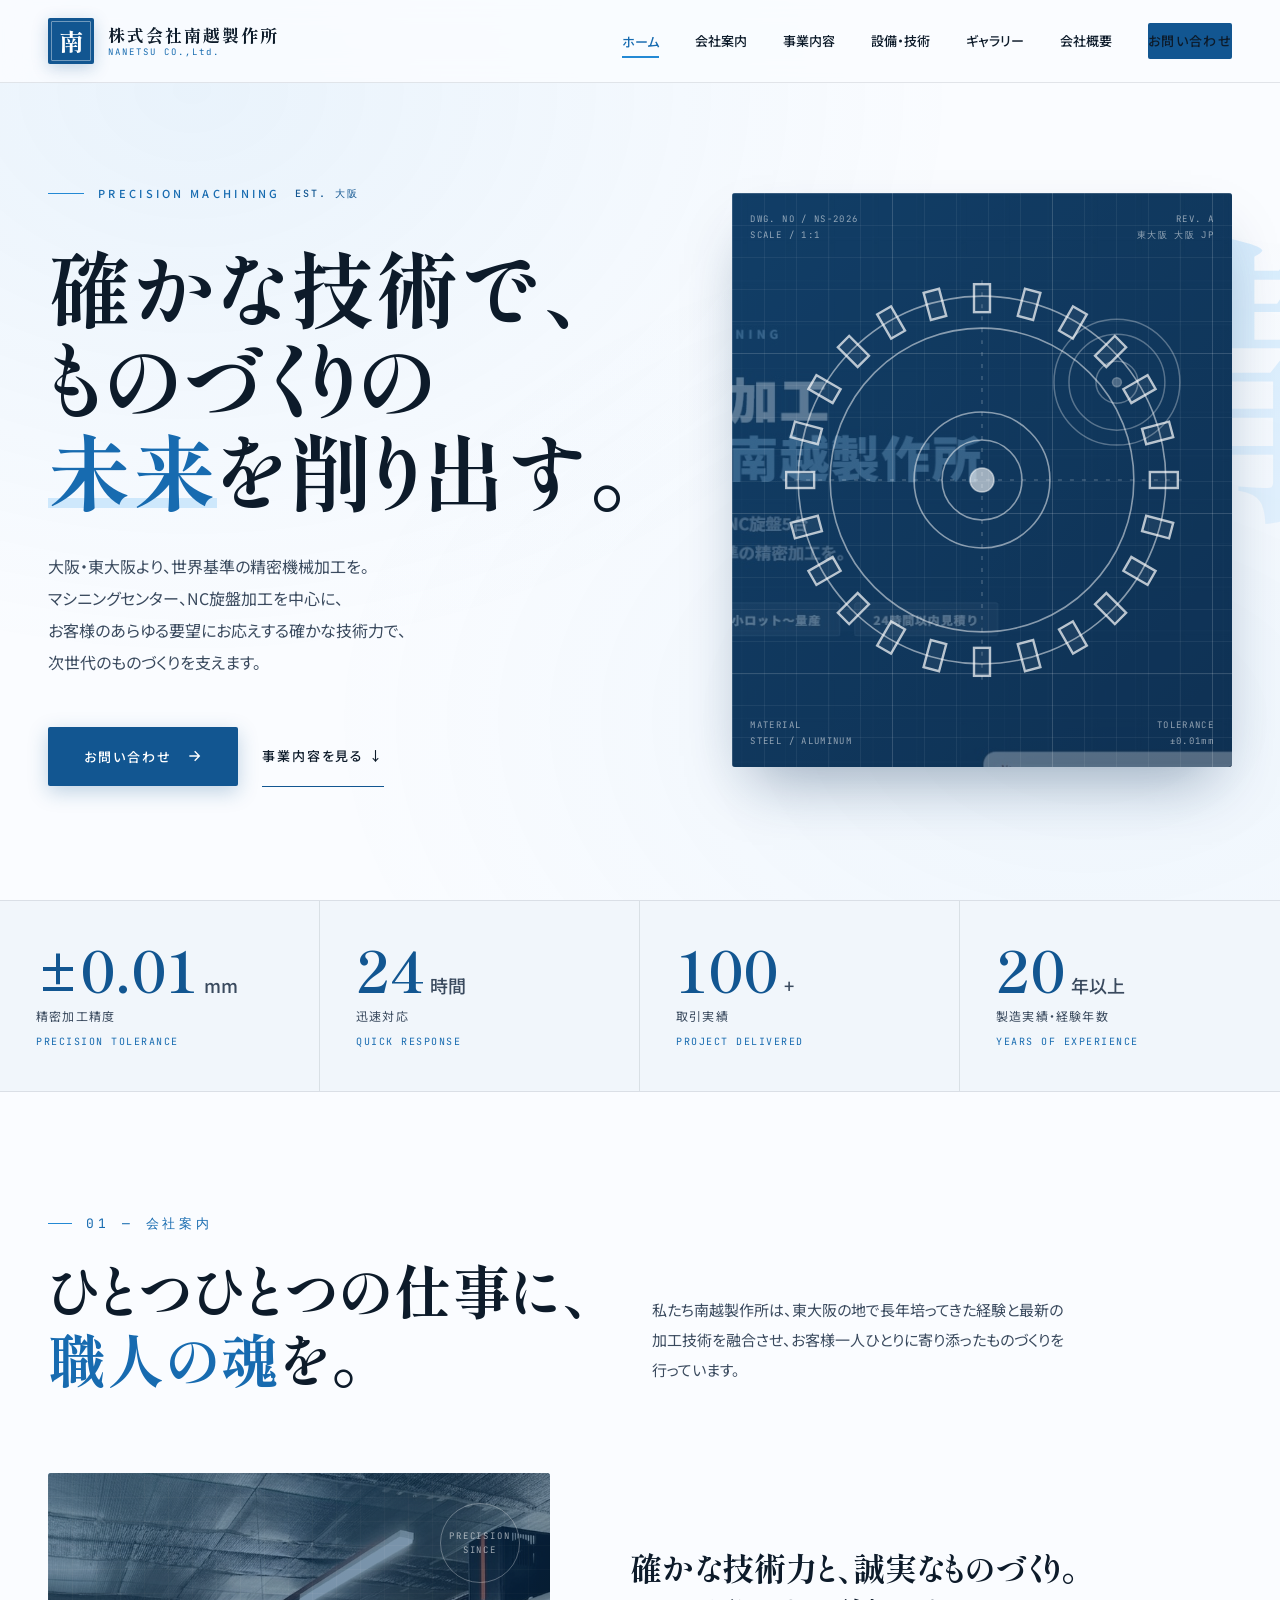
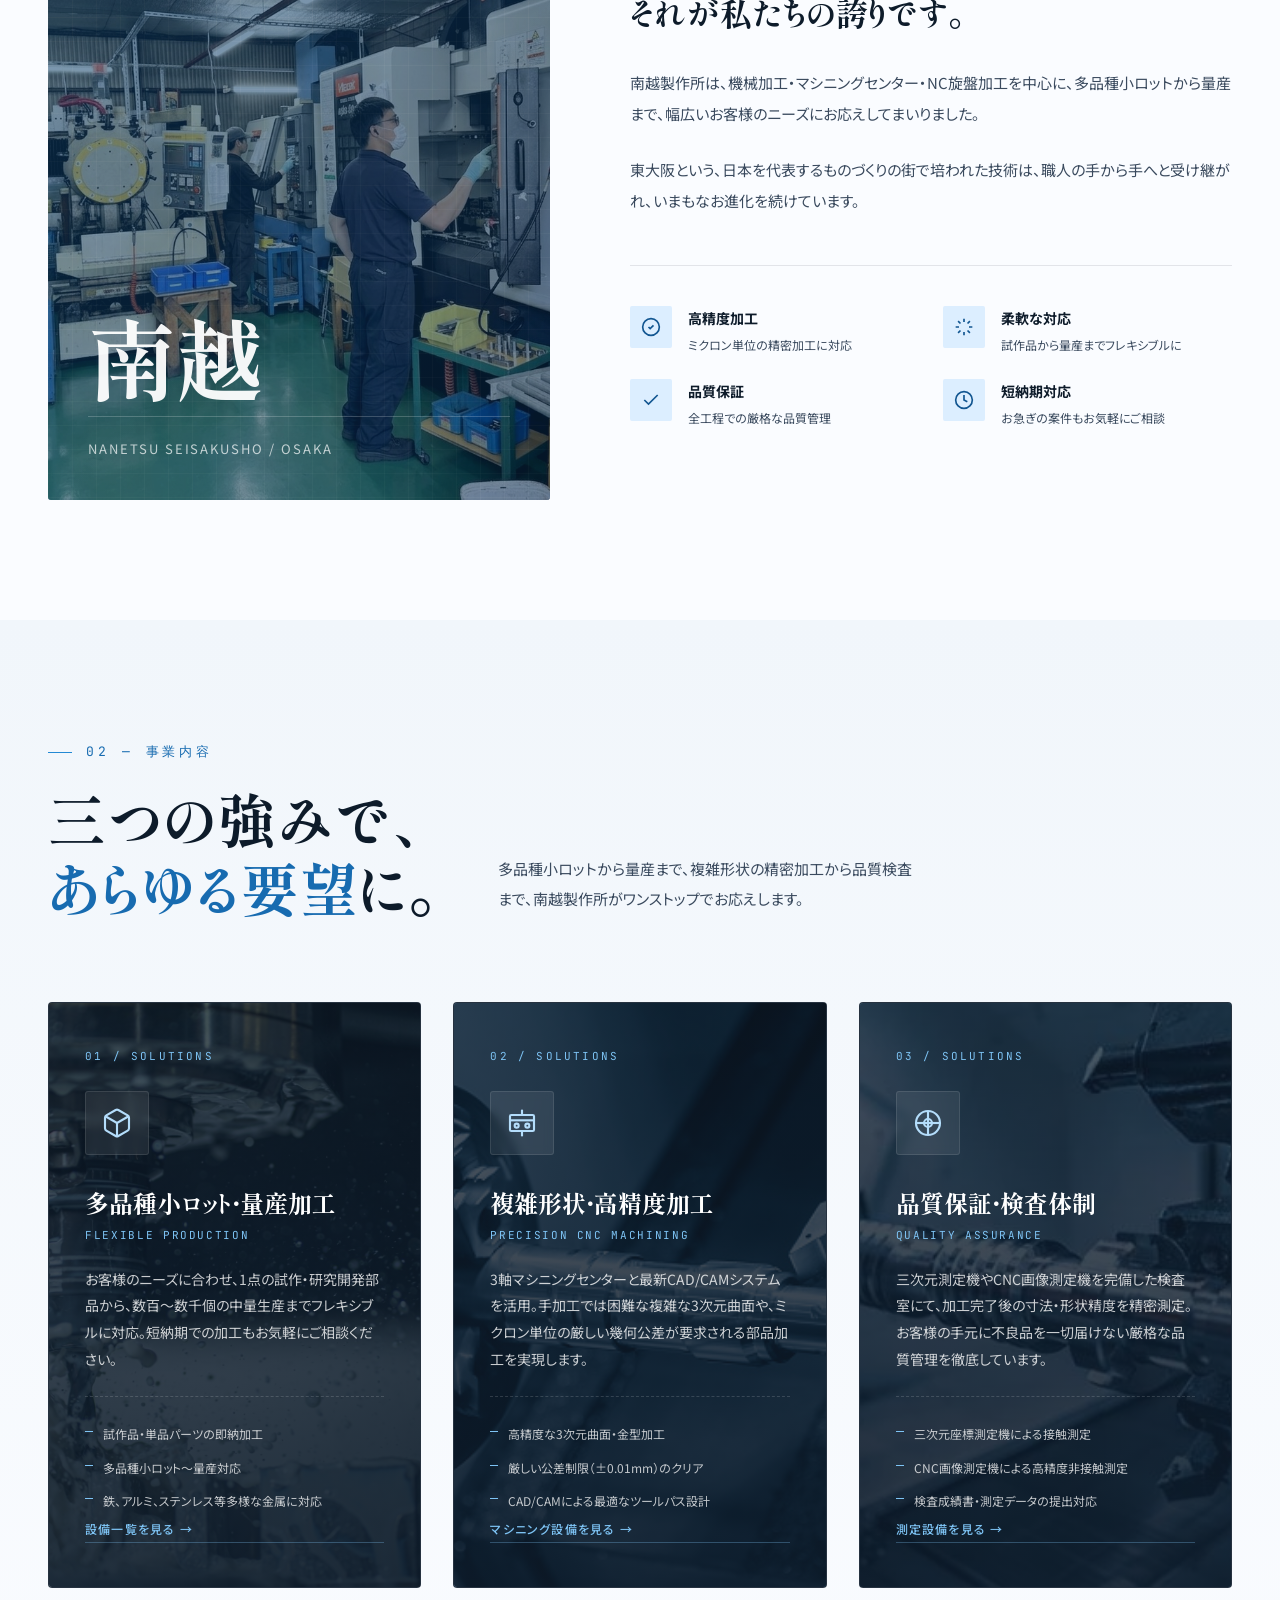
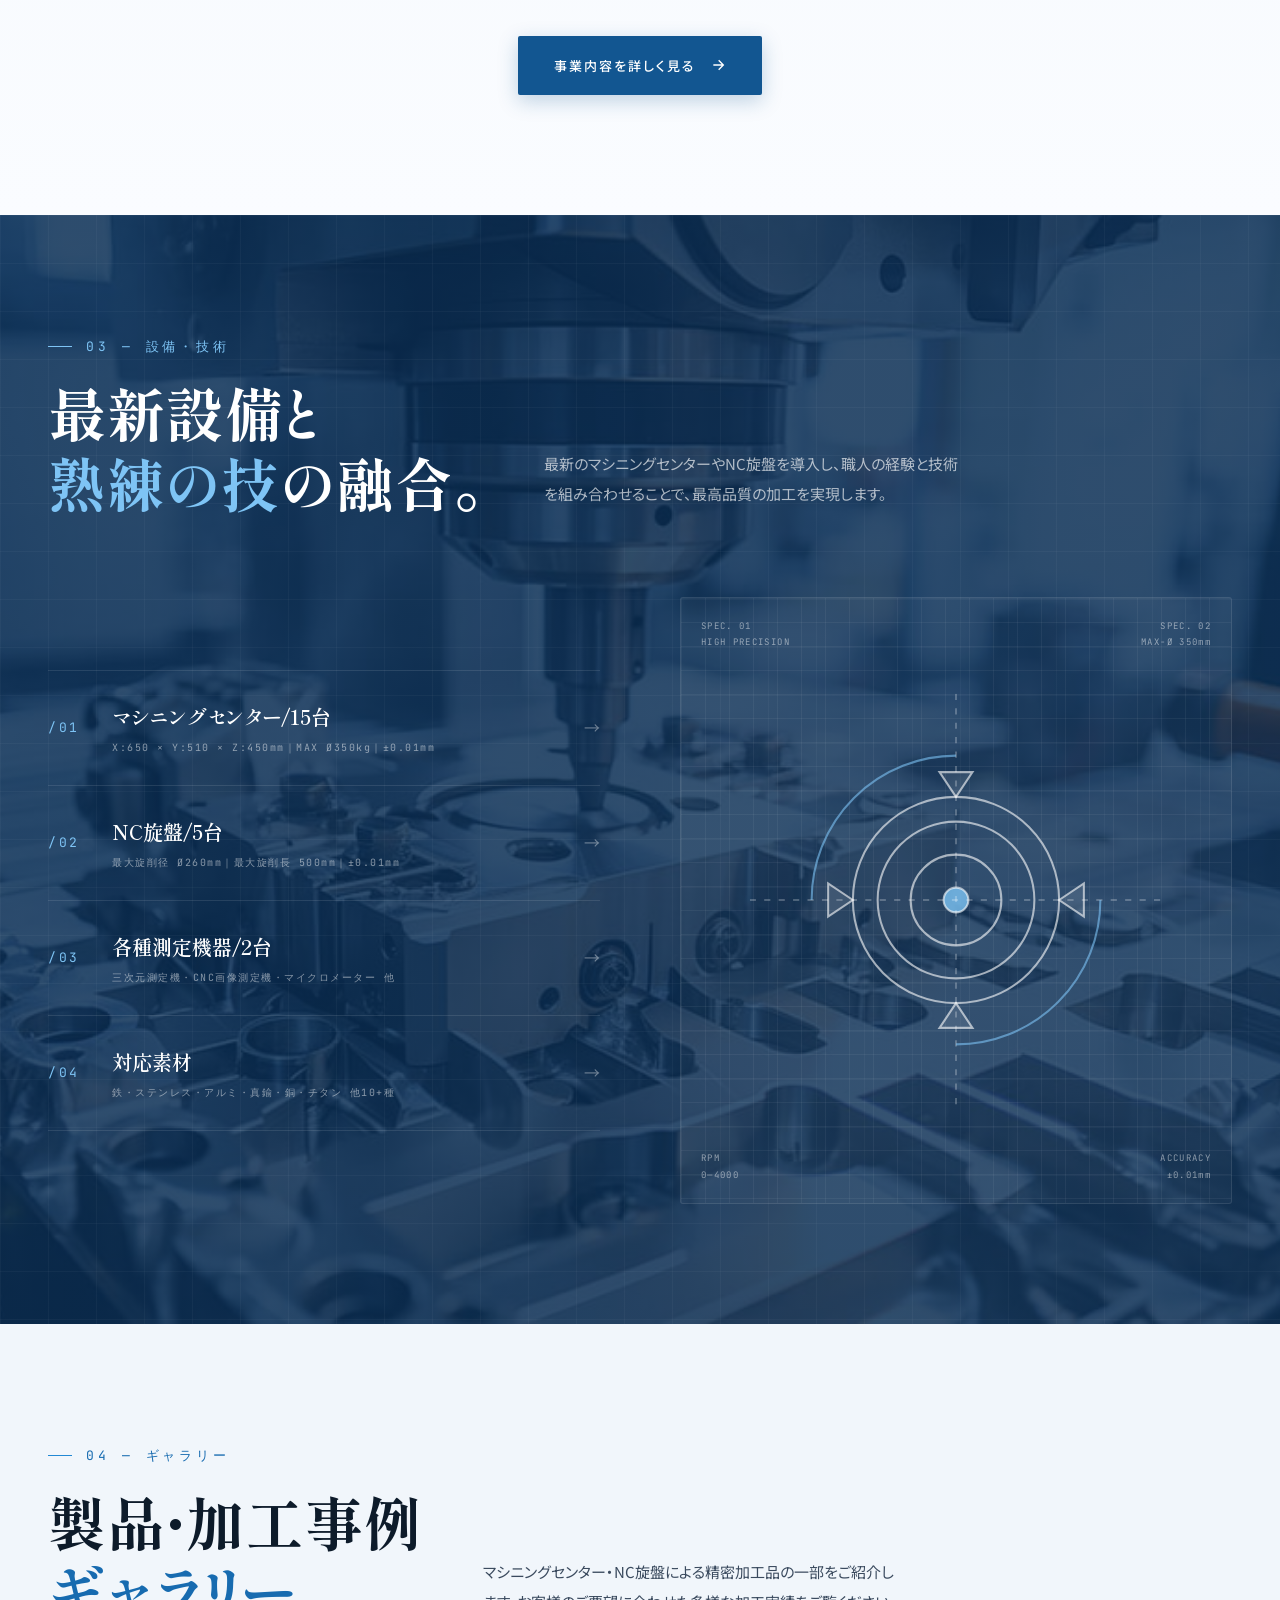
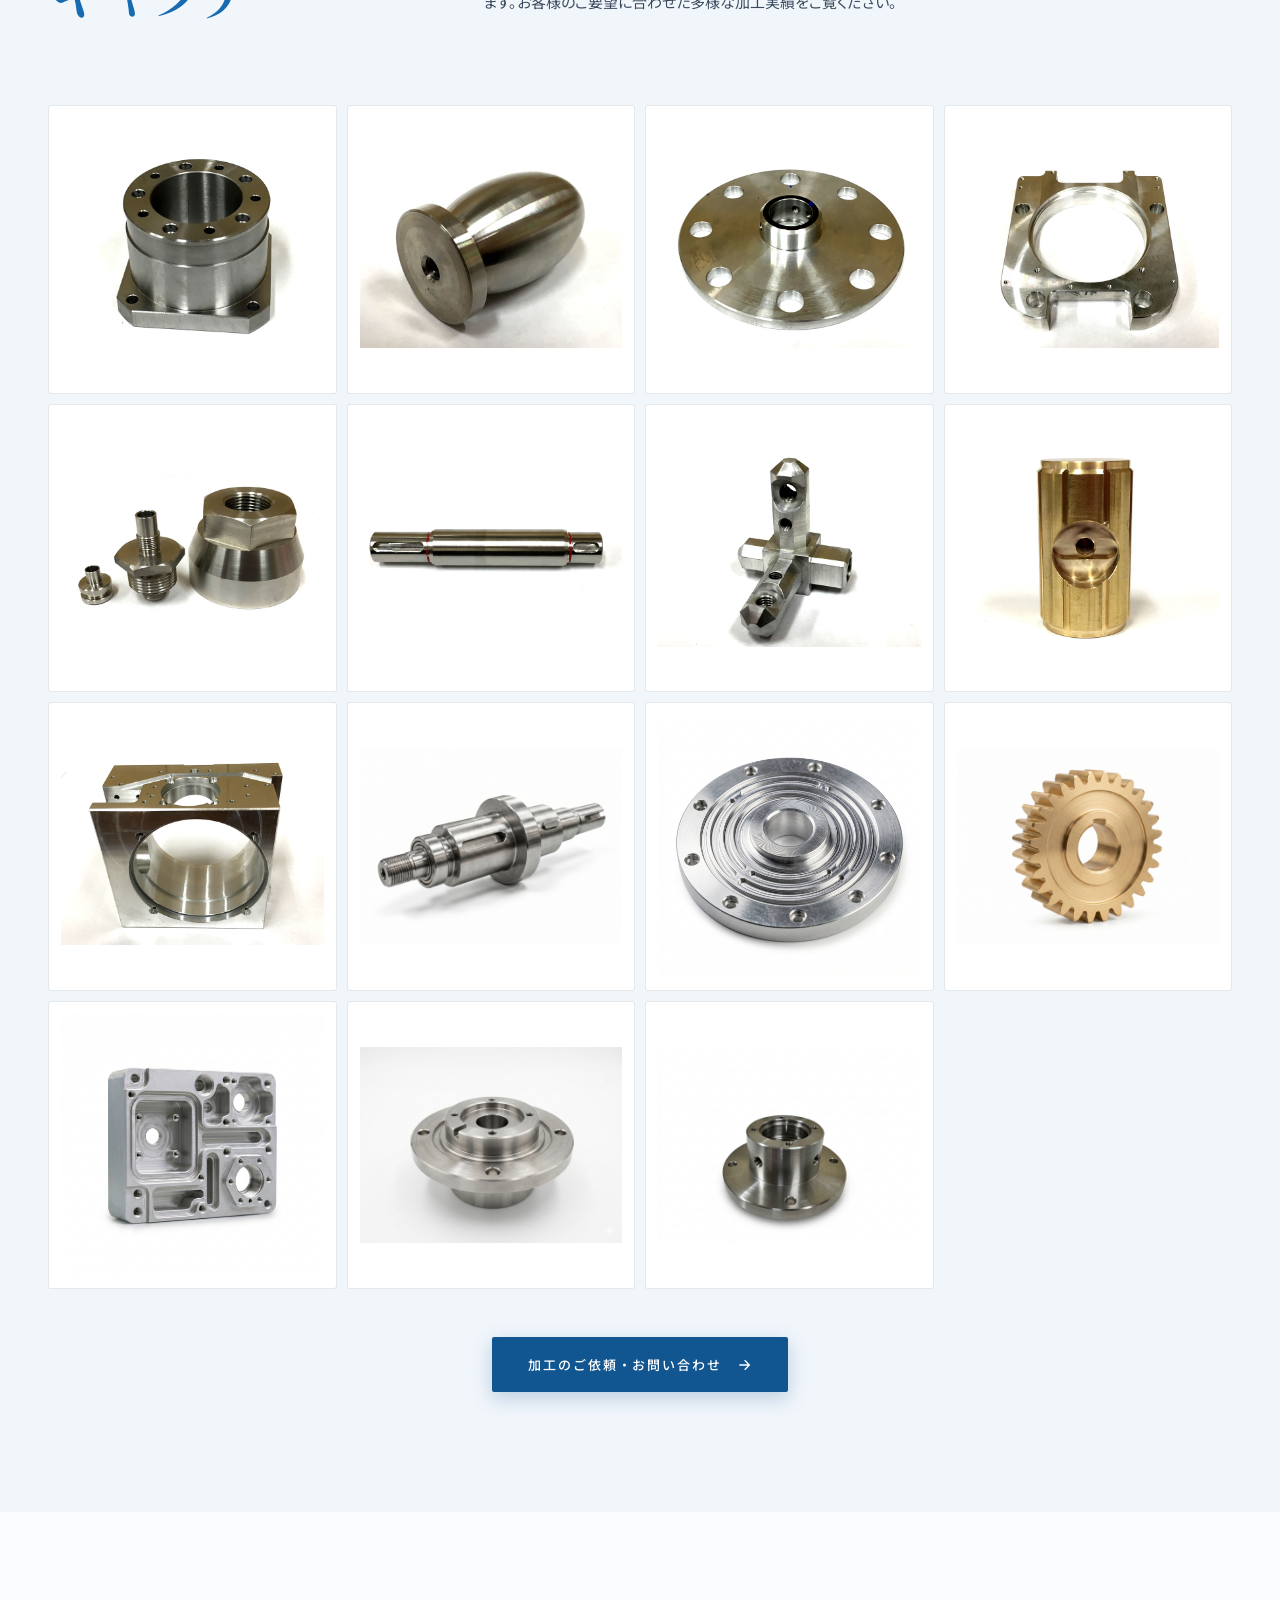
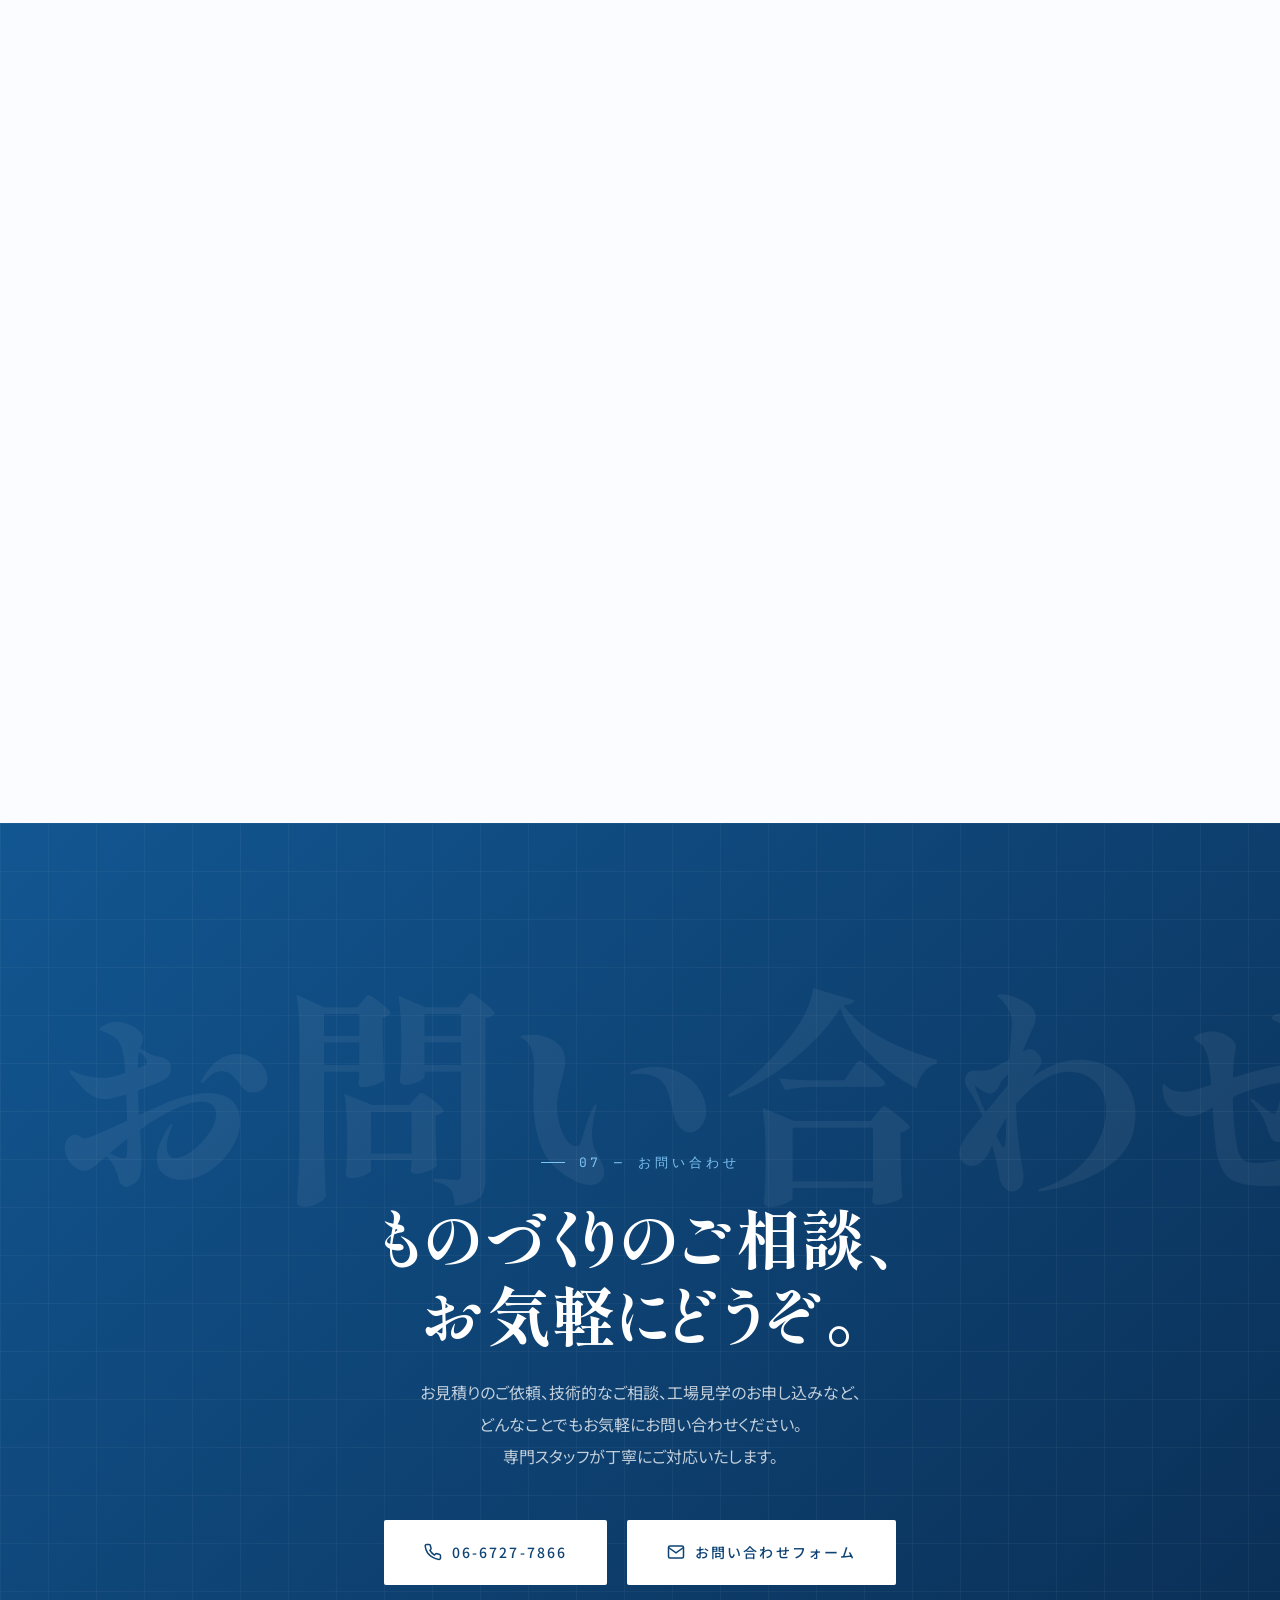
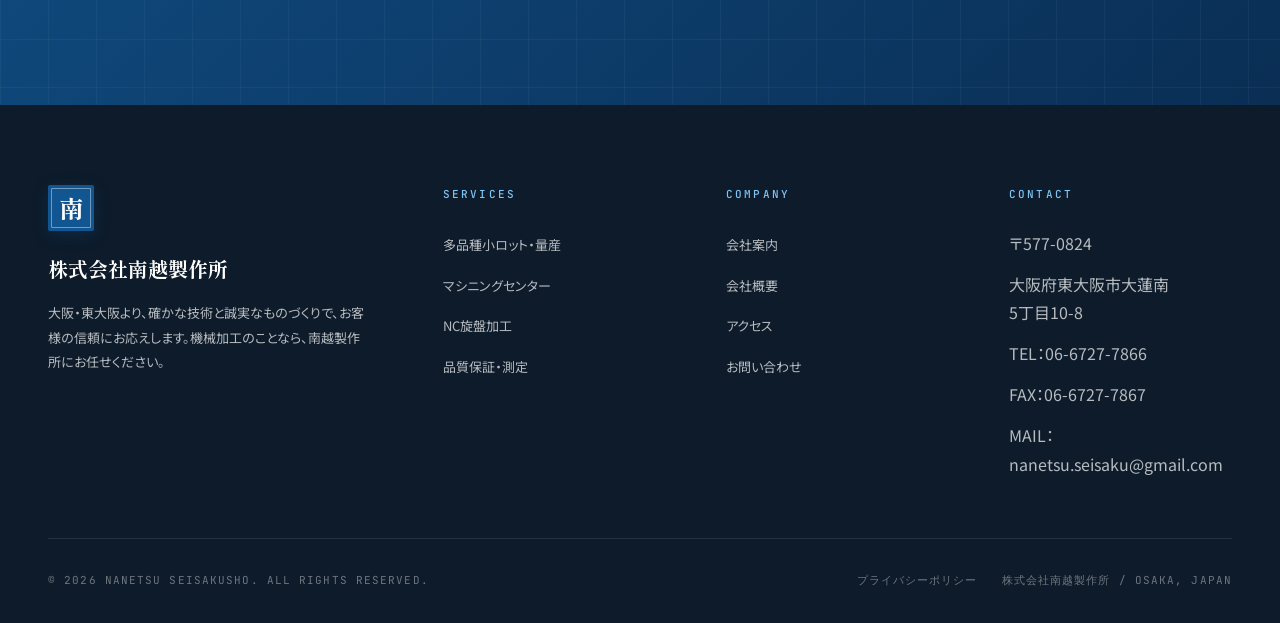
<file: index.html>
﻿<!DOCTYPE html>
<html lang="ja">

<head>
  <meta charset="UTF-8">
  <meta name="viewport" content="width=device-width, initial-scale=1.0">
  <title>精密機械加工・マシニングセンター・NC旋盤加工 | 株式会社南越製作所【大阪・東大阪】</title>
  <meta name="description" content="大阪府東大阪市の精密機械加工専門企業・株式会社南越製作所。マシニングセンター15台・NC旋盤5台を保有し、多品種小ロットから量産まで対応。±0.01mmの高精度加工。お見積り無料。">
  <meta name="keywords" content="精密機械加工,マシニングセンター,NC旋盤加工,東大阪 機械加工,大阪 精密部品,CNC加工,多品種小ロット,量産加工,金属加工,アルミ加工,ステンレス加工,機械部品製造,南越製作所">
  <meta name="author" content="株式会社南越製作所">
  <meta name="robots" content="index, follow">
  <link rel="canonical" href="https://nanetsuseisaku.co.jp/">
  <!-- OGP -->
  <meta property="og:type" content="website">
  <meta property="og:locale" content="ja_JP">
  <meta property="og:site_name" content="株式会社南越製作所">
  <meta property="og:title" content="精密機械加工・マシニングセンター・NC旋盤加工 | 株式会社南越製作所【大阪・東大阪】">
  <meta property="og:description" content="大阪府東大阪市の精密機械加工専門企業。マシニングセンター15台・NC旋盤5台を保有し、多品種小ロットから量産まで±0.01mmの高精度加工に対応。">
  <meta property="og:url" content="https://nanetsuseisaku.co.jp/">
  <meta property="og:image" content="https://nanetsuseisaku.co.jp/images/ogp.jpg">
  <!-- Twitter Card -->
  <meta name="twitter:card" content="summary_large_image">
  <meta name="twitter:title" content="精密機械加工・マシニングセンター・NC旋盤加工 | 株式会社南越製作所">
  <meta name="twitter:description" content="大阪府東大阪市の精密機械加工専門企業。マシニングセンター15台・NC旋盤5台。多品種小ロット〜量産対応。±0.01mm高精度加工。">
  <meta name="twitter:image" content="https://nanetsuseisaku.co.jp/images/ogp.jpg">
  <link rel="preconnect" href="https://fonts.googleapis.com">
  <link rel="preconnect" href="https://fonts.gstatic.com" crossorigin>
  <link
    href="https://fonts.googleapis.com/css2?family=Shippori+Mincho:wght@500;600;700;800&family=Noto+Sans+JP:wght@300;400;500;700&family=JetBrains+Mono:wght@400;500;700&display=swap"
    rel="stylesheet">
  <link rel="icon" href="favicon.svg" type="image/svg+xml">
  <link rel="stylesheet" href="css/style.css">
</head>

<body>

  <!-- Dynamic Header Placeholder -->
  <div id="header-placeholder"></div>

  <!-- ===== HERO ===== -->
  <header class="hero">
    <div class="hero-bg-text">精密</div>
    <div class="hero-content">
      <div class="hero-tag">PRECISION MACHINING</div>
      <h1 class="hero-title">
        確かな技術で、<br>
        ものづくりの<br>
        <span class="accent">未来</span>を削り出す。
      </h1>
      <p class="hero-sub">
        大阪・東大阪より、世界基準の精密機械加工を。<br>
        マシニングセンター、NC旋盤加工を中心に、<br>
        お客様のあらゆる要望にお応えする確かな技術力で、<br>
        次世代のものづくりを支えます。
      </p>
      <div class="hero-cta">
        <a href="#contact" class="btn-primary">
          お問い合わせ
          <svg viewBox="0 0 24 24" fill="none" stroke="currentColor" stroke-width="2">
            <path d="M5 12h14M13 5l7 7-7 7" />
          </svg>
        </a>
        <a href="#services" class="btn-ghost">事業内容を見る ↓</a>
      </div>
    </div>
    <div class="hero-visual">
      <!-- Factory photo background -->
      <img src="images/ogp.jpg" alt="工場内部"
        style="position:absolute;inset:0;width:100%;height:100%;object-fit:cover;opacity:0.38;z-index:0;filter:saturate(0.7) brightness(0.85);">
      <div class="blueprint"></div>
      <div class="blueprint-major"></div>
      <span class="visual-corner vc-tl">DWG. NO / NS-2026<br>SCALE / 1:1</span>
      <span class="visual-corner vc-tr">REV. A<br>東大阪 大阪 JP</span>
      <span class="visual-corner vc-bl">MATERIAL<br>STEEL / ALUMINUM</span>
      <span class="visual-corner vc-br">TOLERANCE<br>±0.01mm</span>
      <!-- Main gear -->
      <svg class="gear-svg" viewBox="0 0 200 200" xmlns="http://www.w3.org/2000/svg">
        <g fill="none" stroke="rgba(255,255,255,.5)" stroke-width=".8">
          <circle cx="100" cy="100" r="92" />
          <circle cx="100" cy="100" r="76" />
          <circle cx="100" cy="100" r="34" />
          <circle cx="100" cy="100" r="20" />
          <circle cx="100" cy="100" r="6" fill="rgba(255,255,255,.6)" />
        </g>
        <g stroke="rgba(255,255,255,.7)" stroke-width="1.2" fill="rgba(255,255,255,.05)">
          <!-- Gear teeth via rotated rectangles -->
          <g id="teeth-group">
            <rect x="96" y="2" width="8" height="14" />
          </g>
          <use href="#teeth-group" transform="rotate(15 100 100)" />
          <use href="#teeth-group" transform="rotate(30 100 100)" />
          <use href="#teeth-group" transform="rotate(45 100 100)" />
          <use href="#teeth-group" transform="rotate(60 100 100)" />
          <use href="#teeth-group" transform="rotate(75 100 100)" />
          <use href="#teeth-group" transform="rotate(90 100 100)" />
          <use href="#teeth-group" transform="rotate(105 100 100)" />
          <use href="#teeth-group" transform="rotate(120 100 100)" />
          <use href="#teeth-group" transform="rotate(135 100 100)" />
          <use href="#teeth-group" transform="rotate(150 100 100)" />
          <use href="#teeth-group" transform="rotate(165 100 100)" />
          <use href="#teeth-group" transform="rotate(180 100 100)" />
          <use href="#teeth-group" transform="rotate(195 100 100)" />
          <use href="#teeth-group" transform="rotate(210 100 100)" />
          <use href="#teeth-group" transform="rotate(225 100 100)" />
          <use href="#teeth-group" transform="rotate(240 100 100)" />
          <use href="#teeth-group" transform="rotate(255 100 100)" />
          <use href="#teeth-group" transform="rotate(270 100 100)" />
          <use href="#teeth-group" transform="rotate(285 100 100)" />
          <use href="#teeth-group" transform="rotate(300 100 100)" />
          <use href="#teeth-group" transform="rotate(315 100 100)" />
          <use href="#teeth-group" transform="rotate(330 100 100)" />
          <use href="#teeth-group" transform="rotate(345 100 100)" />
        </g>
        <!-- crosshair -->
        <line x1="100" y1="0" x2="100" y2="200" stroke="rgba(255,255,255,.15)" stroke-dasharray="2 4" />
        <line x1="0" y1="100" x2="200" y2="100" stroke="rgba(255,255,255,.15)" stroke-dasharray="2 4" />
      </svg>
      <!-- Small gear -->
      <svg class="gear-svg-2" viewBox="0 0 100 100" xmlns="http://www.w3.org/2000/svg">
        <g fill="none" stroke="rgba(255,255,255,.6)" stroke-width="1">
          <circle cx="50" cy="50" r="42" />
          <circle cx="50" cy="50" r="32" />
          <circle cx="50" cy="50" r="14" />
          <circle cx="50" cy="50" r="3" fill="rgba(255,255,255,.5)" />
        </g>
      </svg>
    </div>
  </header>

  <!-- ===== STATS ===== -->
  <div class="stats">
    <div class="stat">
      <div class="stat-num">±0.01<span class="unit">mm</span></div>
      <div class="stat-label">精密加工精度</div>
      <div class="stat-en">PRECISION TOLERANCE</div>
    </div>
    <div class="stat">
      <div class="stat-num">24<span class="unit">時間</span></div>
      <div class="stat-label">迅速対応</div>
      <div class="stat-en">QUICK RESPONSE</div>
    </div>
    <div class="stat">
      <div class="stat-num">100<span class="unit">+</span></div>
      <div class="stat-label">取引実績</div>
      <div class="stat-en">PROJECT DELIVERED</div>
    </div>
    <div class="stat">
      <div class="stat-num">20<span class="unit">年以上</span></div>
      <div class="stat-label">製造実績・経験年数</div>
      <div class="stat-en">YEARS OF EXPERIENCE</div>
    </div>
  </div>

  <!-- ===== ABOUT ===== -->
  <section class="about" id="about">
    <div class="section-head">
      <div>
        <div class="section-num">01 — 会社案内</div>
        <h2 class="section-title">
          ひとつひとつの仕事に、<br>
          <span class="blue">職人の魂</span>を。
        </h2>
      </div>
      <p class="section-desc">
        私たち南越製作所は、東大阪の地で長年培ってきた経験と最新の加工技術を融合させ、お客様一人ひとりに寄り添ったものづくりを行っています。
      </p>
    </div>

    <div class="about-grid">
      <div class="about-img">
        <img src="images/interior-3.jpg" alt="南越製作所 工場内様子"
          style="position: absolute; inset: 0; width: 100%; height: 100%; object-fit: cover; opacity: 0.55; filter: contrast(1.05) brightness(0.82); z-index: 1;">
        <div class="about-img-deco" style="z-index: 3;">PRECISION<br>SINCE</div>
        <div class="about-img-text" style="z-index: 3;">
          <div class="kanji">南越</div>
          <div class="desc">NANETSU SEISAKUSHO / OSAKA</div>
        </div>
      </div>
      <div class="about-text">
        <h3>確かな技術力と、誠実なものづくり。<br>それが私たちの誇りです。</h3>
        <p>
          南越製作所は、機械加工・マシニングセンター・NC旋盤加工を中心に、多品種小ロットから量産まで、幅広いお客様のニーズにお応えしてまいりました。
        </p>
        <p>
          東大阪という、日本を代表するものづくりの街で培われた技術は、職人の手から手へと受け継がれ、いまもなお進化を続けています。
        </p>

        <div class="about-features">
          <div class="feat">
            <div class="feat-icon">
              <svg width="20" height="20" viewBox="0 0 24 24" fill="none" stroke="currentColor" stroke-width="2">
                <path d="M9 12l2 2 4-4" />
                <circle cx="12" cy="12" r="10" />
              </svg>
            </div>
            <div>
              <h4>高精度加工</h4>
              <p>ミクロン単位の精密加工に対応</p>
            </div>
          </div>
          <div class="feat">
            <div class="feat-icon">
              <svg width="20" height="20" viewBox="0 0 24 24" fill="none" stroke="currentColor" stroke-width="2">
                <path
                  d="M12 2v4M12 18v4M4.93 4.93l2.83 2.83M16.24 16.24l2.83 2.83M2 12h4M18 12h4M4.93 19.07l2.83-2.83M16.24 7.76l2.83-2.83" />
              </svg>
            </div>
            <div>
              <h4>柔軟な対応</h4>
              <p>試作品から量産までフレキシブルに</p>
            </div>
          </div>
          <div class="feat">
            <div class="feat-icon">
              <svg width="20" height="20" viewBox="0 0 24 24" fill="none" stroke="currentColor" stroke-width="2">
                <polyline points="20 6 9 17 4 12" />
              </svg>
            </div>
            <div>
              <h4>品質保証</h4>
              <p>全工程での厳格な品質管理</p>
            </div>
          </div>
          <div class="feat">
            <div class="feat-icon">
              <svg width="20" height="20" viewBox="0 0 24 24" fill="none" stroke="currentColor" stroke-width="2">
                <circle cx="12" cy="12" r="10" />
                <polyline points="12 6 12 12 16 14" />
              </svg>
            </div>
            <div>
              <h4>短納期対応</h4>
              <p>お急ぎの案件もお気軽にご相談</p>
            </div>
          </div>
        </div>
      </div>
    </div>
  </section>

  <!-- ===== SERVICES ===== -->
  <section class="services" id="services">
    <div class="section-head">
      <div>
        <div class="section-num">02 — 事業内容</div>
        <h2 class="section-title">
          三つの強みで、<br>
          <span class="blue">あらゆる要望</span>に。
        </h2>
      </div>
      <p class="section-desc">
        多品種小ロットから量産まで、複雑形状の精密加工から品質検査まで、南越製作所がワンストップでお応えします。
      </p>
    </div>

    <div class="services-grid">
      <!-- Service 01 -->
      <div class="service">
        <div class="service-bg" style="background-image: url('images/1.jpg');"></div>
        <div class="service-overlay"></div>
        <div class="service-content">
          <div class="service-num">01 / SOLUTIONS</div>
          <div class="service-icon">
            <svg width="32" height="32" viewBox="0 0 24 24" fill="none" stroke="currentColor" stroke-width="1.6">
              <path
                d="M21 16V8a2 2 0 0 0-1-1.73l-7-4a2 2 0 0 0-2 0l-7 4A2 2 0 0 0 3 8v8a2 2 0 0 0 1 1.73l7 4a2 2 0 0 0 2 0l7-4A2 2 0 0 0 21 16z" />
              <polyline points="3.27 6.96 12 12.01 20.73 6.96" />
              <line x1="12" y1="22.08" x2="12" y2="12" />
            </svg>
          </div>
          <h3>多品種小ロット・量産加工</h3>
          <span class="en">FLEXIBLE PRODUCTION</span>
          <p>
            お客様のニーズに合わせ、1点の試作・研究開発部品から、数百〜数千個の中量生産までフレキシブルに対応。短納期での加工もお気軽にご相談ください。
          </p>
          <ul class="service-list">
            <li>試作品・単品パーツの即納加工</li>
            <li>多品種小ロット〜量産対応</li>
            <li>鉄、アルミ、ステンレス等多様な金属に対応</li>
          </ul>
          <a href="tech.html" class="service-cta">設備一覧を見る →</a>
        </div>
      </div>

      <!-- Service 02 -->
      <div class="service">
        <div class="service-bg" style="background-image: url('images/2.jpg');"></div>
        <div class="service-overlay"></div>
        <div class="service-content">
          <div class="service-num">02 / SOLUTIONS</div>
          <div class="service-icon">
            <svg width="32" height="32" viewBox="0 0 24 24" fill="none" stroke="currentColor" stroke-width="1.6">
              <rect x="3" y="6" width="18" height="12" rx="1" />
              <line x1="3" y1="10" x2="21" y2="10" />
              <circle cx="8" cy="14" r="1.5" />
              <circle cx="16" cy="14" r="1.5" />
              <line x1="12" y1="2" x2="12" y2="6" />
              <line x1="12" y1="18" x2="12" y2="22" />
            </svg>
          </div>
          <h3>複雑形状・高精度加工</h3>
          <span class="en">PRECISION CNC MACHINING</span>
          <p>
            3軸マシニングセンターと最新CAD/CAMシステムを活用。手加工では困難な複雑な3次元曲面や、ミクロン単位の厳しい幾何公差が要求される部品加工を実現します。
          </p>
          <ul class="service-list">
            <li>高精度な3次元曲面・金型加工</li>
            <li>厳しい公差制限（±0.01mm）のクリア</li>
            <li>CAD/CAMによる最適なツールパス設計</li>
          </ul>
          <a href="mc.html" class="service-cta">マシニング設備を見る →</a>
        </div>
      </div>

      <!-- Service 03 -->
      <div class="service">
        <div class="service-bg" style="background-image: url('images/3.webp');"></div>
        <div class="service-overlay"></div>
        <div class="service-content">
          <div class="service-num">03 / SOLUTIONS</div>
          <div class="service-icon">
            <svg width="32" height="32" viewBox="0 0 24 24" fill="none" stroke="currentColor" stroke-width="1.6">
              <circle cx="12" cy="12" r="9" />
              <circle cx="12" cy="12" r="3" />
              <line x1="12" y1="3" x2="12" y2="21" />
              <line x1="3" y1="12" x2="21" y2="12" />
            </svg>
          </div>
          <h3>品質保証・検査体制</h3>
          <span class="en">QUALITY ASSURANCE</span>
          <p>
            三次元測定機やCNC画像測定機を完備した検査室にて、加工完了後の寸法・形状精度を精密測定。お客様の手元に不良品を一切届けない厳格な品質管理を徹底しています。
          </p>
          <ul class="service-list">
            <li>三次元座標測定機による接触測定</li>
            <li>CNC画像測定機による高精度非接触測定</li>
            <li>検査成績書・測定データの提出対応</li>
          </ul>
          <a href="do.html" class="service-cta">測定設備を見る →</a>
        </div>
      </div>
    </div>

    <div style="text-align: center; margin-top: 48px;">
      <a href="services.html" class="btn-primary" style="display: inline-flex;">
        事業内容を詳しく見る
        <svg viewBox="0 0 24 24" fill="none" stroke="currentColor" stroke-width="2">
          <path d="M5 12h14M13 5l7 7-7 7" />
        </svg>
      </a>
    </div>
  </section>

  <!-- ===== TECHNOLOGY ===== -->
  <section class="tech" id="tech">
    <div class="section-head" style="position:relative;z-index:2;">
      <div>
        <div class="section-num">03 — 設備・技術</div>
        <h2 class="section-title">
          最新設備と<br>
          <span class="blue">熟練の技</span>の融合。
        </h2>
      </div>
      <p class="section-desc">
        最新のマシニングセンターやNC旋盤を導入し、職人の経験と技術を組み合わせることで、最高品質の加工を実現します。
      </p>
    </div>

    <div class="tech-content">
      <div class="tech-list">
        <a href="mc.html" class="tech-item">
          <span class="tech-num">/01</span>
          <div class="tech-name">マシニングセンター/15台
            <span class="en">X:650 × Y:510 × Z:450mm｜MAX Ø350kg｜±0.01mm</span>
          </div>
          <span class="tech-arrow">→</span>
        </a>
        <a href="nc.html" class="tech-item">
          <span class="tech-num">/02</span>
          <div class="tech-name">NC旋盤/5台
            <span class="en">最大旋削径 Ø260mm｜最大旋削長 500mm｜±0.01mm</span>
          </div>
          <span class="tech-arrow">→</span>
        </a>
        <a href="do.html" class="tech-item">
          <span class="tech-num">/03</span>
          <div class="tech-name">各種測定機器/2台
            <span class="en">三次元測定機・CNC画像測定機・マイクロメーター 他</span>
          </div>
          <span class="tech-arrow">→</span>
        </a>
        <div class="tech-item">
          <span class="tech-num">/04</span>
          <div class="tech-name">対応素材
            <span class="en">鉄・ステンレス・アルミ・真鍮・銅・チタン 他10+種</span>
          </div>
          <span class="tech-arrow">→</span>
        </div>
      </div>

      <div class="tech-visual">
        <div class="tech-visual-grid"></div>
        <span class="tech-spec ts1">SPEC. 01<br>HIGH PRECISION</span>
        <span class="tech-spec ts2">SPEC. 02<br>MAX-Ø 350mm</span>
        <span class="tech-spec ts3">RPM<br>0—4000</span>
        <span class="tech-spec ts4">ACCURACY<br>±0.01mm</span>
        <svg viewBox="0 0 200 200" xmlns="http://www.w3.org/2000/svg">
          <!-- Lathe representation -->
          <g fill="none" stroke="rgba(255,255,255,.6)" stroke-width="1">
            <!-- Chuck -->
            <circle cx="100" cy="100" r="50" />
            <circle cx="100" cy="100" r="38" />
            <circle cx="100" cy="100" r="22" />
            <circle cx="100" cy="100" r="6" fill="rgba(125,196,245,.8)" />
            <!-- Jaws -->
            <path d="M100 50 L92 38 L108 38 Z" fill="rgba(255,255,255,.1)" />
            <path d="M100 150 L92 162 L108 162 Z" fill="rgba(255,255,255,.1)" />
            <path d="M50 100 L38 92 L38 108 Z" fill="rgba(255,255,255,.1)" />
            <path d="M150 100 L162 92 L162 108 Z" fill="rgba(255,255,255,.1)" />
            <!-- Crosshair -->
            <line x1="0" y1="100" x2="200" y2="100" stroke-dasharray="3 4" opacity=".4" />
            <line x1="100" y1="0" x2="100" y2="200" stroke-dasharray="3 4" opacity=".4" />
            <!-- Outer arcs -->
            <path d="M30 100 A70 70 0 0 1 100 30" stroke="rgba(125,196,245,.6)" />
            <path d="M170 100 A70 70 0 0 1 100 170" stroke="rgba(125,196,245,.6)" />
          </g>
        </svg>
      </div>
    </div>
  </section>

  <!-- ===== GALLERY ===== -->
  <section class="gallery" id="gallery">
    <div class="section-head">
      <div>
        <div class="section-num">04 — ギャラリー</div>
        <h2 class="section-title">
          製品・加工事例<br>
          <span class="blue">ギャラリー</span>
        </h2>
      </div>
      <p class="section-desc">
        マシニングセンター・NC旋盤による精密加工品の一部をご紹介します。お客様のご要望に合わせた多様な加工実績をご覧ください。
      </p>
    </div>

    <div class="gallery-layout">
      <div class="gallery-item">
        <img src="images/product/3665-2-4-gimg-1.jpeg" alt="精密加工製品" loading="lazy">
        <div class="gallery-overlay">PRECISION MACHINING / 精密加工</div>
      </div>
      <div class="gallery-item">
        <img src="images/product/3665-2-4-gimg-2.jpeg" alt="加工事例 02" loading="lazy">
        <div class="gallery-overlay">MACHINING CENTER</div>
      </div>
      <div class="gallery-item">
        <img src="images/product/3665-2-4-gimg-3.jpeg" alt="加工事例 03" loading="lazy">
        <div class="gallery-overlay">NC TURNING</div>
      </div>
      <div class="gallery-item">
        <img src="images/product/3665-2-4-gimg-4.jpeg" alt="加工事例 04" loading="lazy">
        <div class="gallery-overlay">PRECISION PARTS</div>
      </div>
      <div class="gallery-item">
        <img src="images/product/3665-2-4-gimg-5.jpeg" alt="加工事例 05" loading="lazy">
        <div class="gallery-overlay">MILLING / フライス加工</div>
      </div>
      <div class="gallery-item">
        <img src="images/product/3665-2-4-gimg-6.jpeg" alt="加工事例 06" loading="lazy">
        <div class="gallery-overlay">TURNING / 旋削加工</div>
      </div>
      <div class="gallery-item">
        <img src="images/product/3665-2-4-gimg-7.jpeg" alt="加工事例 07" loading="lazy">
        <div class="gallery-overlay">COMPLEX PART / 複合加工</div>
      </div>
      <div class="gallery-item">
        <img src="images/product/3665-2-4-gimg-8.jpeg" alt="加工事例 08" loading="lazy">
        <div class="gallery-overlay">HIGH PRECISION</div>
      </div>
      <div class="gallery-item">
        <img src="images/product/3665-2-4-gimg-9.jpeg" alt="加工事例 09" loading="lazy">
        <div class="gallery-overlay">PRECISION PARTS</div>
      </div>
      <div class="gallery-item">
        <img src="images/product/product-1.png" alt="加工事例 10" loading="lazy">
        <div class="gallery-overlay">PRECISION PARTS</div>
      </div>
      <div class="gallery-item">
        <img src="images/product/product-2.png" alt="加工事例 11" loading="lazy">
        <div class="gallery-overlay">CNC MACHINING</div>
      </div>
      <div class="gallery-item">
        <img src="images/product/product-3.png" alt="加工事例 12" loading="lazy">
        <div class="gallery-overlay">TURNING / 旋削加工</div>
      </div>
      <div class="gallery-item">
        <img src="images/product/product-4.png" alt="加工事例 13" loading="lazy">
        <div class="gallery-overlay">MILLING / フライス加工</div>
      </div>
      <div class="gallery-item">
        <img src="images/product/product-5.png" alt="加工事例 14" loading="lazy">
        <div class="gallery-overlay">FLANGE / フランジ加工</div>
      </div>
      <div class="gallery-item">
        <img src="images/product/product-6.png" alt="加工事例 15" loading="lazy">
        <div class="gallery-overlay">PRECISION PARTS / 精密部品</div>
      </div>
    </div>

    <div style="text-align: center; margin-top: 48px;">
      <button class="btn-primary open-contact-modal" style="display:inline-flex;cursor:pointer;border:none;">
        加工のご依頼・お問い合わせ
        <svg viewBox="0 0 24 24" fill="none" stroke="currentColor" stroke-width="2">
          <path d="M5 12h14M13 5l7 7-7 7" />
        </svg>
      </button>
    </div>
  </section>

  <!-- ===== ORDER FLOW ===== -->
  <section class="order-flow" id="order-flow">
    <div class="section-head">
      <div>
        <div class="section-num">05 — 注文の流れ</div>
        <h2 class="section-title">
          ご依頼から納品まで、<br>
          <span class="blue">安心のプロセス</span>。
        </h2>
      </div>
      <p class="section-desc">
        お問い合わせから納品まで、お客様に安心してご依頼いただけるよう、丁寧にサポートいたします。まずはお気軽にご相談ください。
      </p>
    </div>

    <div class="flow-track">
      <!-- Step 1 -->
      <div class="flow-step reveal">
        <div class="flow-step-inner">
          <div class="flow-step-num">STEP <span>01</span></div>
          <div class="flow-step-icon">
            <svg width="30" height="30" viewBox="0 0 24 24" fill="none" stroke="currentColor" stroke-width="1.6">
              <path d="M22 16.92v3a2 2 0 0 1-2.18 2 19.79 19.79 0 0 1-8.63-3.07A19.5 19.5 0 0 1 4.69 13a19.79 19.79 0 0 1-3.07-8.67A2 2 0 0 1 3.62 2h3a2 2 0 0 1 2 1.72c.127.96.361 1.903.7 2.81a2 2 0 0 1-.45 2.11L7.91 9.91a16 16 0 0 0 6.13 6.13l1.27-1.27a2 2 0 0 1 2.11-.45c.907.339 1.85.573 2.81.7A2 2 0 0 1 22 16.92z"/>
            </svg>
          </div>
          <h4 class="flow-step-title">お問い合わせ・<br>ご相談</h4>
          <p class="flow-step-desc">電話・メール・フォームよりお気軽にご連絡ください。加工内容、材質、数量などをお聞かせください。</p>
          <div class="flow-step-tag">TEL / MAIL / FORM</div>
        </div>
        <div class="flow-arrow">
          <svg viewBox="0 0 40 24" fill="none" xmlns="http://www.w3.org/2000/svg">
            <line x1="0" y1="12" x2="32" y2="12" stroke="currentColor" stroke-width="1.5" stroke-dasharray="4 3"/>
            <polyline points="26,5 34,12 26,19" stroke="currentColor" stroke-width="1.5" fill="none" stroke-linejoin="round"/>
          </svg>
        </div>
      </div>

      <!-- Step 2 -->
      <div class="flow-step reveal">
        <div class="flow-step-inner">
          <div class="flow-step-num">STEP <span>02</span></div>
          <div class="flow-step-icon">
            <svg width="30" height="30" viewBox="0 0 24 24" fill="none" stroke="currentColor" stroke-width="1.6">
              <path d="M14 2H6a2 2 0 0 0-2 2v16a2 2 0 0 0 2 2h12a2 2 0 0 0 2-2V8z"/>
              <polyline points="14 2 14 8 20 8"/>
              <line x1="16" y1="13" x2="8" y2="13"/><line x1="16" y1="17" x2="8" y2="17"/>
              <polyline points="10 9 9 9 8 9"/>
            </svg>
          </div>
          <h4 class="flow-step-title">図面・仕様の<br>ご提出</h4>
          <p class="flow-step-desc">図面（PDF・DXF等）や仕様書をメールにてお送りください。口頭でのご相談も対応いたします。</p>
          <div class="flow-step-tag">PDF / DXF / CAD</div>
        </div>
        <div class="flow-arrow">
          <svg viewBox="0 0 40 24" fill="none" xmlns="http://www.w3.org/2000/svg">
            <line x1="0" y1="12" x2="32" y2="12" stroke="currentColor" stroke-width="1.5" stroke-dasharray="4 3"/>
            <polyline points="26,5 34,12 26,19" stroke="currentColor" stroke-width="1.5" fill="none" stroke-linejoin="round"/>
          </svg>
        </div>
      </div>

      <!-- Step 3 -->
      <div class="flow-step reveal">
        <div class="flow-step-inner">
          <div class="flow-step-num">STEP <span>03</span></div>
          <div class="flow-step-icon">
            <svg width="30" height="30" viewBox="0 0 24 24" fill="none" stroke="currentColor" stroke-width="1.6">
              <line x1="12" y1="1" x2="12" y2="23"/><path d="M17 5H9.5a3.5 3.5 0 0 0 0 7h5a3.5 3.5 0 0 1 0 7H6"/>
            </svg>
          </div>
          <h4 class="flow-step-title">お見積もり・<br>ご提案</h4>
          <p class="flow-step-desc">図面・仕様を確認後、加工方法と費用をご提示します。最短24時間以内にご回答いたします。</p>
          <div class="flow-step-tag">MAX 24H RESPONSE</div>
        </div>
        <div class="flow-arrow">
          <svg viewBox="0 0 40 24" fill="none" xmlns="http://www.w3.org/2000/svg">
            <line x1="0" y1="12" x2="32" y2="12" stroke="currentColor" stroke-width="1.5" stroke-dasharray="4 3"/>
            <polyline points="26,5 34,12 26,19" stroke="currentColor" stroke-width="1.5" fill="none" stroke-linejoin="round"/>
          </svg>
        </div>
      </div>

      <!-- Step 4 -->
      <div class="flow-step reveal">
        <div class="flow-step-inner">
          <div class="flow-step-num">STEP <span>04</span></div>
          <div class="flow-step-icon">
            <svg width="30" height="30" viewBox="0 0 24 24" fill="none" stroke="currentColor" stroke-width="1.6">
              <polyline points="9 11 12 14 22 4"/>
              <path d="M21 12v7a2 2 0 0 1-2 2H5a2 2 0 0 1-2-2V5a2 2 0 0 1 2-2h11"/>
            </svg>
          </div>
          <h4 class="flow-step-title">ご発注・<br>ご契約</h4>
          <p class="flow-step-desc">お見積りにご納得いただけましたら、正式にご発注をお願いいたします。納期・仕様を最終確認します。</p>
          <div class="flow-step-tag">ORDER CONFIRMED</div>
        </div>
        <div class="flow-arrow">
          <svg viewBox="0 0 40 24" fill="none" xmlns="http://www.w3.org/2000/svg">
            <line x1="0" y1="12" x2="32" y2="12" stroke="currentColor" stroke-width="1.5" stroke-dasharray="4 3"/>
            <polyline points="26,5 34,12 26,19" stroke="currentColor" stroke-width="1.5" fill="none" stroke-linejoin="round"/>
          </svg>
        </div>
      </div>

      <!-- Step 5 -->
      <div class="flow-step reveal">
        <div class="flow-step-inner">
          <div class="flow-step-num">STEP <span>05</span></div>
          <div class="flow-step-icon">
            <svg width="30" height="30" viewBox="0 0 24 24" fill="none" stroke="currentColor" stroke-width="1.6">
              <circle cx="12" cy="12" r="3"/><path d="M19.07 4.93a10 10 0 0 1 0 14.14M4.93 4.93a10 10 0 0 0 0 14.14"/>
              <path d="M15.54 8.46a5 5 0 0 1 0 7.07M8.46 8.46a5 5 0 0 0 0 7.07"/>
            </svg>
          </div>
          <h4 class="flow-step-title">加工・<br>製造</h4>
          <p class="flow-step-desc">マシニングセンター・NC旋盤など最新設備にて、精密加工を行います。工程ごとに進捗を管理します。</p>
          <div class="flow-step-tag">CNC / MC / NC LATHE</div>
        </div>
        <div class="flow-arrow">
          <svg viewBox="0 0 40 24" fill="none" xmlns="http://www.w3.org/2000/svg">
            <line x1="0" y1="12" x2="32" y2="12" stroke="currentColor" stroke-width="1.5" stroke-dasharray="4 3"/>
            <polyline points="26,5 34,12 26,19" stroke="currentColor" stroke-width="1.5" fill="none" stroke-linejoin="round"/>
          </svg>
        </div>
      </div>

      <!-- Step 6 -->
      <div class="flow-step reveal">
        <div class="flow-step-inner">
          <div class="flow-step-num">STEP <span>06</span></div>
          <div class="flow-step-icon">
            <svg width="30" height="30" viewBox="0 0 24 24" fill="none" stroke="currentColor" stroke-width="1.6">
              <path d="M22 11.08V12a10 10 0 1 1-5.93-9.14"/>
              <polyline points="22 4 12 14.01 9 11.01"/>
            </svg>
          </div>
          <h4 class="flow-step-title">品質検査・<br>測定</h4>
          <p class="flow-step-desc">三次元測定機・CNC画像測定機により全数検査を実施。図面公差内であることを厳格に確認します。</p>
          <div class="flow-step-tag">CMM / ±0.01mm</div>
        </div>
        <div class="flow-arrow">
          <svg viewBox="0 0 40 24" fill="none" xmlns="http://www.w3.org/2000/svg">
            <line x1="0" y1="12" x2="32" y2="12" stroke="currentColor" stroke-width="1.5" stroke-dasharray="4 3"/>
            <polyline points="26,5 34,12 26,19" stroke="currentColor" stroke-width="1.5" fill="none" stroke-linejoin="round"/>
          </svg>
        </div>
      </div>

      <!-- Step 7 -->
      <div class="flow-step flow-step--last reveal">
        <div class="flow-step-inner">
          <div class="flow-step-num">STEP <span>07</span></div>
          <div class="flow-step-icon">
            <svg width="30" height="30" viewBox="0 0 24 24" fill="none" stroke="currentColor" stroke-width="1.6">
              <rect x="1" y="3" width="15" height="13" rx="1"/>
              <path d="M16 8h4l3 5v3h-7V8z"/><circle cx="5.5" cy="18.5" r="2.5"/><circle cx="18.5" cy="18.5" r="2.5"/>
            </svg>
          </div>
          <h4 class="flow-step-title">検品・<br>納品</h4>
          <p class="flow-step-desc">梱包・検品後、指定の納品先へお届けします。検査成績書の同梱も対応可能です。</p>
          <div class="flow-step-tag">DELIVERY COMPLETE</div>
        </div>
      </div>
    </div>

    <div class="flow-cta-row">
      <button class="btn-primary open-contact-modal" style="display:inline-flex;cursor:pointer;border:none;">
        まずはお問い合わせ
        <svg viewBox="0 0 24 24" fill="none" stroke="currentColor" stroke-width="2">
          <path d="M5 12h14M13 5l7 7-7 7" />
        </svg>
      </button>
    </div>
  </section>

  <!-- ===== COMPANY ===== -->
  <section class="company" id="company">
    <div class="section-head">
      <div>
        <div class="section-num">06 — 会社概要</div>
        <h2 class="section-title">
          会社概要<br>
          <span class="blue">COMPANY PROFILE</span>
        </h2>
      </div>
      <p class="section-desc">
        株式会社南越製作所の会社情報・アクセスマップをご案内します。
      </p>
    </div>

    <div class="company-grid">
      <div class="company-table-wrap">
        <table class="info-table">
          <tbody>
            <tr>
              <th>会社名</th>
              <td>株式会社南越製作所<br><span class="mono">NANETSU CO.,Ltd.</span></td>
            </tr>
            <tr>
              <th>代表者</th>
              <td>デイン　バン ファン<br><span class="mono">DINH VAN PHAN</span></td>
            </tr>
            <tr>
              <th>設立</th>
              <td>平成19年（2007年）</td>
            </tr>
            <tr>
              <th>所在地</th>
              <td>〒577-0824<br>大阪府東大阪市大蓮南5丁目10-8</td>
            </tr>
            <tr>
              <th>電話番号</th>
              <td><span class="mono">06-6727-7866</span></td>
            </tr>
            <tr>
              <th>FAX</th>
              <td><span class="mono">06-6727-7867</span></td>
            </tr>
            <tr>
              <th>メール</th>
              <td><span class="mono">nanetsu.seisaku@gmail.com</span></td>
            </tr>
            <tr>
              <th>事業内容</th>
              <td>機械加工<br>マシニングセンター加工<br>NC旋盤加工</td>
            </tr>
            <tr>
              <th>営業時間</th>
              <td>平日 8:00 - 17:00<br><span class="mono">定休日：土・日・祝日</span></td>
            </tr>
          </tbody>
        </table>
        <a href="company.html" class="btn-outline" style="display:inline-flex;margin-top:28px;">
          詳細・アクセスを見る
          <svg viewBox="0 0 24 24" fill="none" stroke="currentColor" stroke-width="2" style="width:16px;height:16px;">
            <path d="M5 12h14M13 5l7 7-7 7" />
          </svg>
        </a>
      </div>
      <div class="map-container">
        <iframe src="https://maps.google.com/maps?q=大阪府東大阪市大蓮南5丁目10-8&t=&z=17&ie=UTF8&iwloc=&output=embed&hl=ja" width="100%"
          height="100%" style="border:0;" allowfullscreen="" loading="lazy"
          referrerpolicy="no-referrer-when-downgrade"></iframe>
      </div>
    </div>
  </section>

  <!-- ===== CONTACT ===== -->
  <section class="contact" id="contact">
    <div class="contact-bg-text">お問い合わせ</div>
    <div class="section-num">07 — お問い合わせ</div>
    <h2 class="contact-title">
      ものづくりのご相談、<br>
      <span class="blue">お気軽にどうぞ。</span>
    </h2>
    <p class="contact-sub">
      お見積りのご依頼、技術的なご相談、工場見学のお申し込みなど、<br>
      どんなことでもお気軽にお問い合わせください。<br>
      専門スタッフが丁寧にご対応いたします。
    </p>
    <div class="contact-actions">
      <a href="tel:0667277866" class="btn-white" style="display:inline-flex;align-items:center;gap:10px;text-decoration:none;">
        <svg width="18" height="18" viewBox="0 0 24 24" fill="none" stroke="currentColor" stroke-width="2">
          <path d="M22 16.92v3a2 2 0 0 1-2.18 2 19.79 19.79 0 0 1-8.63-3.07A19.5 19.5 0 0 1 4.69 13a19.79 19.79 0 0 1-3.07-8.67A2 2 0 0 1 3.62 2h3a2 2 0 0 1 2 1.72c.127.96.361 1.903.7 2.81a2 2 0 0 1-.45 2.11L7.91 9.91a16 16 0 0 0 6.13 6.13l1.27-1.27a2 2 0 0 1 2.11-.45c.907.339 1.85.573 2.81.7A2 2 0 0 1 22 16.92z" />
        </svg>
        06-6727-7866
      </a>
      <button class="btn-white open-contact-modal" style="display:inline-flex;align-items:center;gap:10px;cursor:pointer;border:none;">
        <svg width="18" height="18" viewBox="0 0 24 24" fill="none" stroke="currentColor" stroke-width="2">
          <path d="M4 4h16c1.1 0 2 .9 2 2v12c0 1.1-.9 2-2 2H4c-1.1 0-2-.9-2-2V6c0-1.1.9-2 2-2z" />
          <polyline points="22,6 12,13 2,6" />
        </svg>
        お問い合わせフォーム
      </button>
    </div>
  </section>

  <!-- Dynamic Footer Placeholder -->
  <div id="footer-placeholder"></div>

  <!-- Contact Modal -->
  <div class="modal-overlay" id="contactModal">
    <div class="modal">
      <button class="modal-close" id="modalClose">✕</button>
      <h3 class="modal-title">お問い合わせ<span>CONTACT US</span></h3>
      <form id="contactForm" action="https://api.web3forms.com/submit" method="POST">
        <input type="hidden" name="access_key" value="bc85f9a0-05f5-448e-ac59-3e187cc230a4">
        <input type="hidden" name="subject" value="南越製作所 ウェブサイトからのお問い合わせ">
        <input type="hidden" name="from_name" value="南越製作所 Website">
        <div class="form-row">
          <div class="form-group">
            <label class="form-label">会社名 <span class="required">*</span></label>
            <input type="text" name="company" class="form-input" placeholder="株式会社○○" required>
          </div>
          <div class="form-group">
            <label class="form-label">お名前 <span class="required">*</span></label>
            <input type="text" name="name" class="form-input" placeholder="山田 太郎" required>
          </div>
        </div>
        <div class="form-row">
          <div class="form-group">
            <label class="form-label">メールアドレス <span class="required">*</span></label>
            <input type="email" name="email" class="form-input" placeholder="info@example.com" required>
          </div>
          <div class="form-group">
            <label class="form-label">電話番号</label>
            <input type="tel" name="phone" class="form-input" placeholder="06-XXXX-XXXX">
          </div>
        </div>
        <div class="form-group">
          <label class="form-label">お問い合わせ種別</label>
          <select name="inquiry_type" class="form-input">
            <option value="">選択してください</option>
            <option value="見積もり依頼">見積もり依頼</option>
            <option value="加工相談">加工相談</option>
            <option value="図面確認">図面確認・技術相談</option>
            <option value="その他">その他</option>
          </select>
        </div>
        <div class="form-group">
          <label class="form-label">お問い合わせ内容 <span class="required">*</span></label>
          <textarea name="message" class="form-input form-textarea"
            placeholder="加工内容・材質・数量・納期などをご記入ください。図面はメール添付にてお送りください。" required></textarea>
        </div>
        <button type="submit" class="btn-submit" id="submitBtn">
          送信する
          <svg viewBox="0 0 24 24" fill="none" stroke="currentColor" stroke-width="2">
            <path d="M5 12h14M13 5l7 7-7 7" />
          </svg>
        </button>
        <div class="form-success" id="formSuccess">
          <svg viewBox="0 0 24 24" fill="none" stroke="currentColor" stroke-width="2">
            <polyline points="20 6 9 17 4 12" />
          </svg>
          お問い合わせを受け付けました。担当者よりご連絡いたします。
        </div>
      </form>
    </div>
  </div>

  <!-- Common Script -->
  <script src="js/common.js"></script>
  <script>
    // Contact Modal
    const modal = document.getElementById('contactModal');
    const modalClose = document.getElementById('modalClose');
    document.querySelectorAll('.open-contact-modal').forEach(btn => {
      btn.addEventListener('click', () => {
        modal.classList.add('active');
        document.body.style.overflow = 'hidden';
      });
    });
    modalClose.addEventListener('click', closeModal);
    modal.addEventListener('click', e => { if (e.target === modal) closeModal(); });
    document.addEventListener('keydown', e => { if (e.key === 'Escape') closeModal(); });
    function closeModal() {
      modal.classList.remove('active');
      document.body.style.overflow = '';
    }

    // Contact Form Submit
    const form = document.getElementById('contactForm');
    form.addEventListener('submit', async (e) => {
      e.preventDefault();
      const btn = document.getElementById('submitBtn');
      btn.textContent = '送信中...';
      btn.disabled = true;
      const res = await fetch(form.action, { method: 'POST', body: new FormData(form) });
      if (res.ok) {
        document.getElementById('formSuccess').style.display = 'flex';
        form.reset();
      }
      btn.textContent = '送信する';
      btn.disabled = false;
    });

    // Scroll reveal
    const revealObs = new IntersectionObserver((entries) => {
      entries.forEach(e => {
        if (e.isIntersecting) { e.target.classList.add('show'); revealObs.unobserve(e.target); }
      });
    }, { threshold: 0.08 });
    document.querySelectorAll('.feat, .tech-item, .gallery-item, .stat, .service').forEach(el => {
      el.classList.add('reveal');
      revealObs.observe(el);
    });
  </script>

  <!-- JSON-LD Structured Data -->
  <script type="application/ld+json">
  {
    "@context": "https://schema.org",
    "@graph": [
      {
        "@type": "LocalBusiness",
        "@id": "https://nanetsuseisaku.co.jp/#organization",
        "name": "株式会社南越製作所",
        "alternateName": "NANETSU CO.,Ltd.",
        "description": "大阪府東大阪市の精密機械加工専門企業。マシニングセンター15台・NC旋盤5台を保有し、多品種小ロットから量産まで±0.01mmの高精度加工に対応。",
        "url": "https://nanetsuseisaku.co.jp/",
        "telephone": "+81-6-6727-7866",
        "faxNumber": "+81-6-6727-7867",
        "email": "nanetsu.seisaku@gmail.com",
        "foundingDate": "2007",
        "address": {
          "@type": "PostalAddress",
          "streetAddress": "大蓮南5丁目10-8",
          "addressLocality": "東大阪市",
          "addressRegion": "大阪府",
          "postalCode": "577-0824",
          "addressCountry": "JP"
        },
        "geo": {
          "@type": "GeoCoordinates",
          "latitude": 34.6791,
          "longitude": 135.6083
        },
        "openingHoursSpecification": {
          "@type": "OpeningHoursSpecification",
          "dayOfWeek": ["Monday","Tuesday","Wednesday","Thursday","Friday"],
          "opens": "08:00",
          "closes": "17:00"
        },
        "image": "https://nanetsuseisaku.co.jp/images/ogp.jpg",
        "logo": "https://nanetsuseisaku.co.jp/images/ogp.jpg",
        "priceRange": "$$",
        "currenciesAccepted": "JPY",
        "areaServed": {
          "@type": "Country",
          "name": "日本"
        },
        "hasOfferCatalog": {
          "@type": "OfferCatalog",
          "name": "加工サービス",
          "itemListElement": [
            {"@type": "Offer", "itemOffered": {"@type": "Service", "name": "マシニングセンター加工"}},
            {"@type": "Offer", "itemOffered": {"@type": "Service", "name": "NC旋盤加工"}},
            {"@type": "Offer", "itemOffered": {"@type": "Service", "name": "多品種小ロット加工"}},
            {"@type": "Offer", "itemOffered": {"@type": "Service", "name": "量産加工"}},
            {"@type": "Offer", "itemOffered": {"@type": "Service", "name": "品質検査・三次元測定"}}
          ]
        }
      },
      {
        "@type": "WebSite",
        "@id": "https://nanetsuseisaku.co.jp/#website",
        "url": "https://nanetsuseisaku.co.jp/",
        "name": "株式会社南越製作所",
        "publisher": {"@id": "https://nanetsuseisaku.co.jp/#organization"},
        "inLanguage": "ja"
      },
      {
        "@type": "WebPage",
        "@id": "https://nanetsuseisaku.co.jp/#webpage",
        "url": "https://nanetsuseisaku.co.jp/",
        "name": "精密機械加工・マシニングセンター・NC旋盤加工 | 株式会社南越製作所【大阪・東大阪】",
        "isPartOf": {"@id": "https://nanetsuseisaku.co.jp/#website"},
        "about": {"@id": "https://nanetsuseisaku.co.jp/#organization"},
        "description": "大阪府東大阪市の精密機械加工専門企業・株式会社南越製作所。マシニングセンター15台・NC旋盤5台保有。多品種小ロットから量産まで±0.01mm高精度加工。",
        "inLanguage": "ja"
      }
    ]
  }
  </script>
</body>
</html>
</file>
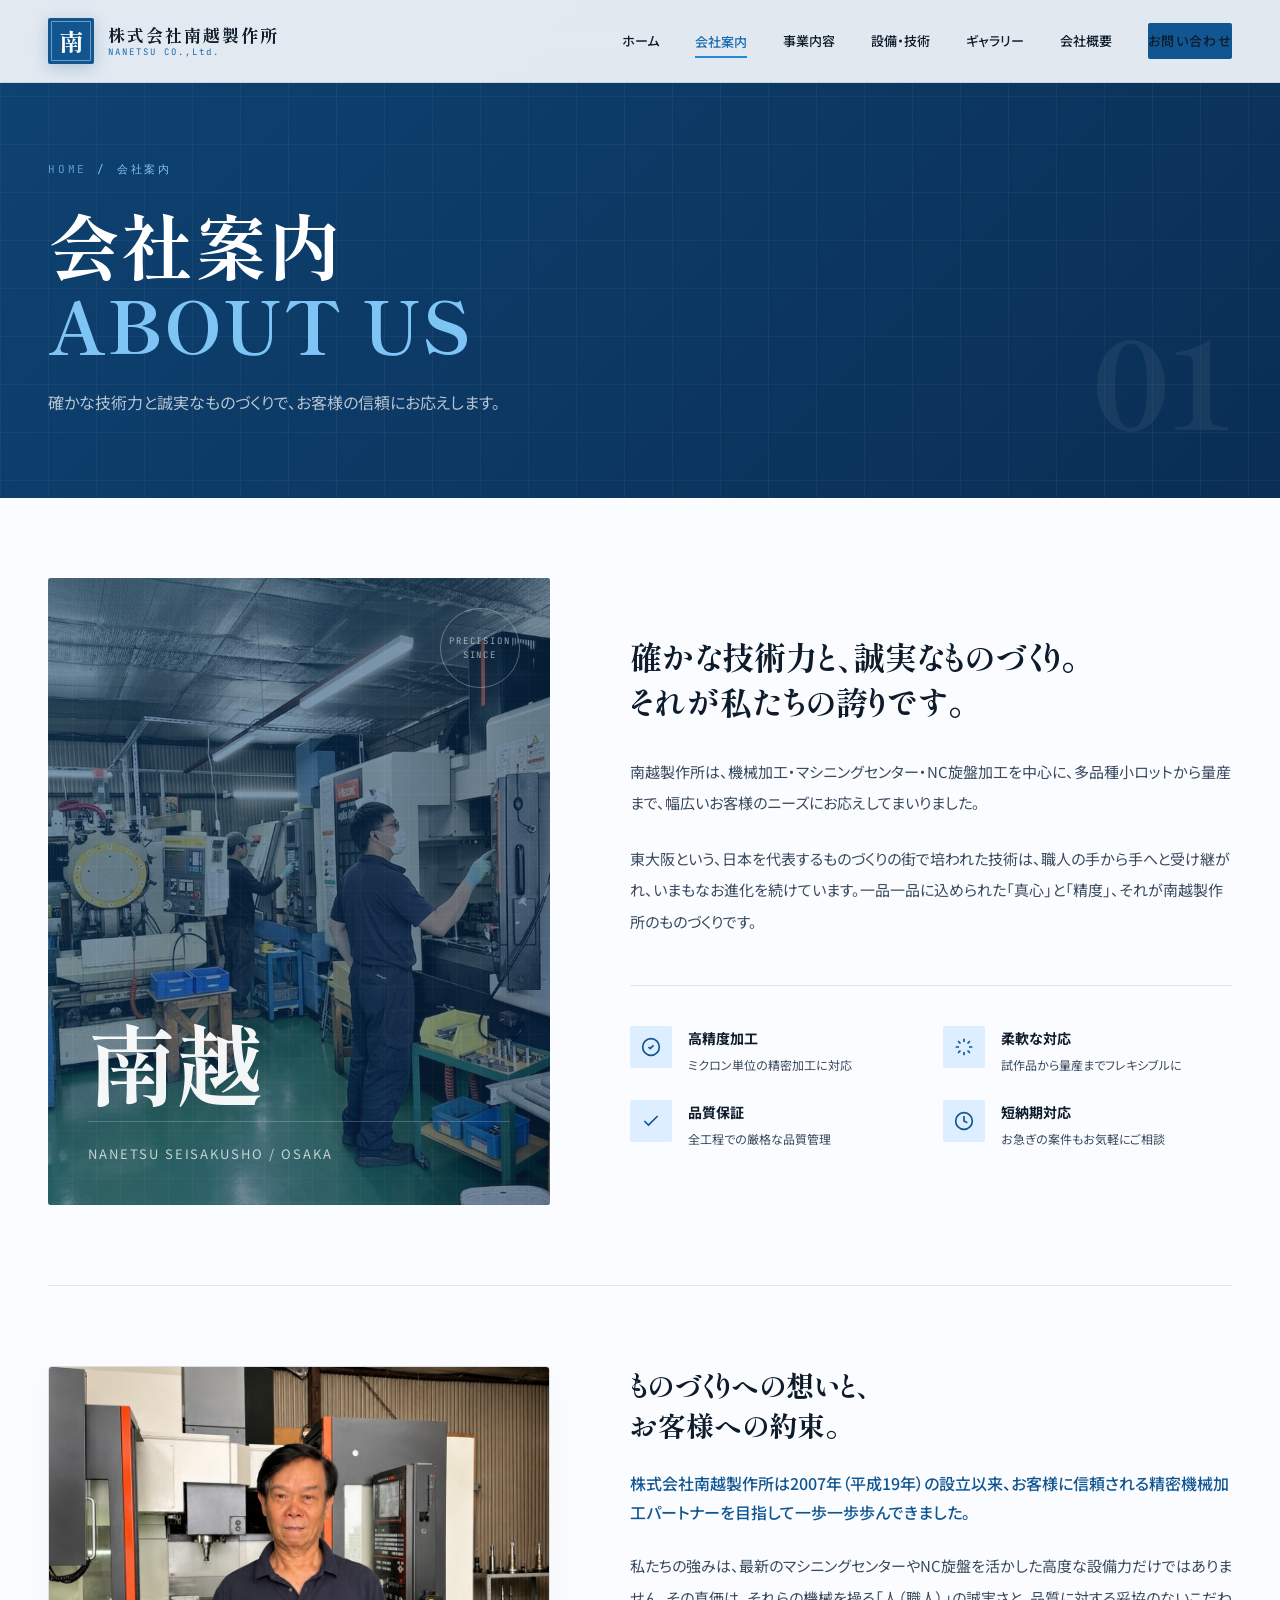
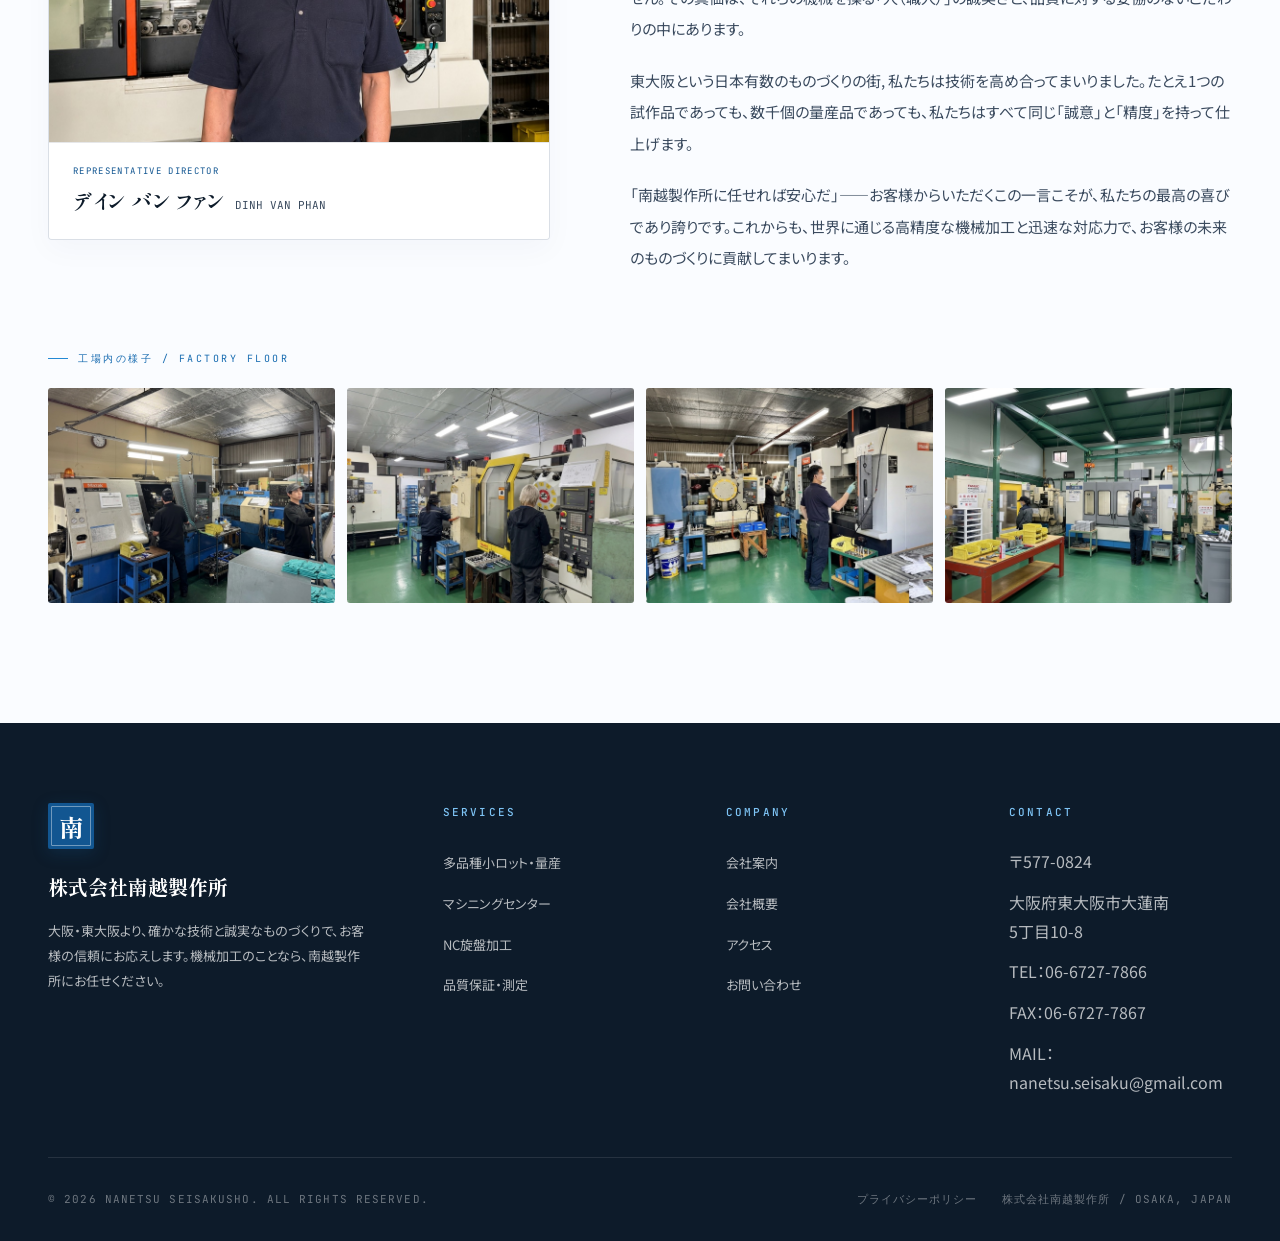
<file: about.html>
﻿<!DOCTYPE html>
<html lang="ja">

<head>
  <meta charset="UTF-8">
  <meta name="viewport" content="width=device-width, initial-scale=1.0">
  <title>会社案内・職人紹介 | 株式会社南越製作所【大阪・東大阪の精密機械加工】</title>
  <meta name="description" content="株式会社南越製作所の会社案内。東大阪で20年以上の実績を持つ精密機械加工の専門企業。代表挨拶・熟練職人チームのご紹介、ものづくりへの想いをお伝えします。">
  <meta name="keywords" content="南越製作所 会社案内,東大阪 機械加工 会社,精密加工 職人,ものづくり 大阪,機械加工 経営者">
  <meta name="author" content="株式会社南越製作所">
  <meta name="robots" content="index, follow">
  <link rel="canonical" href="https://nanetsuseisaku.co.jp/about.html">
  <meta property="og:type" content="website">
  <meta property="og:locale" content="ja_JP">
  <meta property="og:site_name" content="株式会社南越製作所">
  <meta property="og:title" content="会社案内・職人紹介 | 株式会社南越製作所【大阪・東大阪】">
  <meta property="og:description" content="株式会社南越製作所の会社案内。東大阪で20年以上の実績。代表挨拶・熟練職人チームのご紹介。">
  <meta property="og:url" content="https://nanetsuseisaku.co.jp/about.html">
  <meta property="og:image" content="https://nanetsuseisaku.co.jp/images/ogp.jpg">
  <meta name="twitter:card" content="summary_large_image">
  <meta name="twitter:title" content="会社案内・職人紹介 | 株式会社南越製作所">
  <meta name="twitter:description" content="東大阪で20年以上の実績を持つ精密機械加工の専門企業。代表挨拶・熟練職人チームのご紹介。">
  <meta name="twitter:image" content="https://nanetsuseisaku.co.jp/images/ogp.jpg">
  <link rel="preconnect" href="https://fonts.googleapis.com">
  <link rel="preconnect" href="https://fonts.gstatic.com" crossorigin>
  <link
    href="https://fonts.googleapis.com/css2?family=Shippori+Mincho:wght@500;600;700;800&family=Noto+Sans+JP:wght@300;400;500;700&family=JetBrains+Mono:wght@400;500;700&display=swap"
    rel="stylesheet">
  <link rel="icon" href="favicon.svg" type="image/svg+xml">
  <link rel="stylesheet" href="css/style.css">
</head>

<body>

  <!-- Dynamic Header Placeholder -->
  <div id="header-placeholder"></div>

  <!-- ===== PAGE HERO ===== -->
  <div class="page-hero">
    <div class="page-hero-inner">
      <div class="breadcrumb">
        <a href="index.html">HOME</a>
        <span>/</span>
        <span>会社案内</span>
      </div>
      <h1>会社案内<br><span class="blue">ABOUT US</span></h1>
      <p class="page-hero-sub">
        確かな技術力と誠実なものづくりで、お客様の信頼にお応えします。
      </p>
    </div>
    <div class="hero-count">01</div>
  </div>

  <!-- ===== ABOUT CONTENT ===== -->
  <section class="about" style="padding-top: 80px;">
    <div class="about-grid">
      <div class="about-img">
        <img src="images/interior-3.jpg" alt="南越製作所 工場内様子"
          style="position: absolute; inset: 0; width: 100%; height: 100%; object-fit: cover; opacity: 0.55; filter: contrast(1.05) brightness(0.82); z-index: 1;">
        <div class="about-img-deco" style="z-index: 3;">PRECISION<br>SINCE</div>
        <div class="about-img-text" style="z-index: 3;">
          <div class="kanji">南越</div>
          <div class="desc">NANETSU SEISAKUSHO / OSAKA</div>
        </div>
      </div>
      <div class="about-text">
        <h3>確かな技術力と、誠実なものづくり。<br>それが私たちの誇りです。</h3>
        <p>
          南越製作所は、機械加工・マシニングセンター・NC旋盤加工を中心に、多品種小ロットから量産まで、幅広いお客様のニーズにお応えしてまいりました。
        </p>
        <p>
          東大阪という、日本を代表するものづくりの街で培われた技術は、職人の手から手へと受け継がれ、いまもなお進化を続けています。一品一品に込められた「真心」と「精度」、それが南越製作所のものづくりです。
        </p>

        <div class="about-features">
          <div class="feat">
            <div class="feat-icon">
              <svg width="20" height="20" viewBox="0 0 24 24" fill="none" stroke="currentColor" stroke-width="2">
                <path d="M9 12l2 2 4-4" />
                <circle cx="12" cy="12" r="10" />
              </svg>
            </div>
            <div>
              <h4>高精度加工</h4>
              <p>ミクロン単位の精密加工に対応</p>
            </div>
          </div>
          <div class="feat">
            <div class="feat-icon">
              <svg width="20" height="20" viewBox="0 0 24 24" fill="none" stroke="currentColor" stroke-width="2">
                <path
                  d="M12 2v4M12 18v4M4.93 4.93l2.83 2.83M16.24 16.24l2.83 2.83M2 12h4M18 12h4M4.93 19.07l2.83-2.83M16.24 7.76l2.83-2.83" />
              </svg>
            </div>
            <div>
              <h4>柔軟な対応</h4>
              <p>試作品から量産までフレキシブルに</p>
            </div>
          </div>
          <div class="feat">
            <div class="feat-icon">
              <svg width="20" height="20" viewBox="0 0 24 24" fill="none" stroke="currentColor" stroke-width="2">
                <polyline points="20 6 9 17 4 12" />
              </svg>
            </div>
            <div>
              <h4>品質保証</h4>
              <p>全工程での厳格な品質管理</p>
            </div>
          </div>
          <div class="feat">
            <div class="feat-icon">
              <svg width="20" height="20" viewBox="0 0 24 24" fill="none" stroke="currentColor" stroke-width="2">
                <circle cx="12" cy="12" r="10" />
                <polyline points="12 6 12 12 16 14" />
              </svg>
            </div>
            <div>
              <h4>短納期対応</h4>
              <p>お急ぎの案件もお気軽にご相談</p>
            </div>
          </div>
        </div>
      </div>
    </div>

    <!-- ===== REPRESENTATIVE & TEAM ===== -->
    <div class="about-team">
      <div class="about-team-grid">
        <div class="team-visuals">
          <!-- Representative Card -->
          <div class="rep-card">
            <div class="rep-img-wrapper">
              <img src="images/representative.png" alt="代表取締役 デイン バン ファン (DINH VAN PHAN)" loading="lazy">
            </div>
            <div class="rep-info-tag">
              <div class="rep-title">REPRESENTATIVE DIRECTOR</div>
              <div class="rep-name">デイン バン ファン<span class="rep-name-en">DINH VAN PHAN</span></div>
            </div>
          </div>

        </div>

        <div class="rep-message">
          <h3>ものづくりへの想いと、<br>お客様への約束。</h3>
          <p class="message-lead">
            株式会社南越製作所は2007年（平成19年）の設立以来、お客様に信頼される精密機械加工パートナーを目指して一歩一歩歩んできました。
          </p>
          <p>
            私たちの強みは、最新のマシニングセンターやNC旋盤を活かした高度な設備力だけではありません。その真価は、それらの機械を操る「人（職人）」の誠実さと、品質に対する妥協のないこだわりの中にあります。
          </p>
          <p>
            東大阪という日本有数のものづくりの街, 私たちは技術を高め合ってまいりました。たとえ1つの試作品であっても、数千個の量産品であっても、私たちはすべて同じ「誠意」と「精度」を持って仕上げます。
          </p>
          <p>
            「南越製作所に任せれば安心だ」——お客様からいただくこの一言こそが、私たちの最高の喜びであり誇りです。これからも、世界に通じる高精度な機械加工と迅速な対応力で、お客様の未来のものづくりに貢献してまいります。
          </p>
        </div>
      </div>

      <!-- Factory Photo Gallery — full width -->
      <div class="team-section-label" style="margin-top:56px;">工場内の様子 / FACTORY FLOOR</div>
      <div style="display:grid;grid-template-columns:repeat(4,1fr);gap:12px;margin-top:20px;">
        <div style="border-radius:3px;overflow:hidden;aspect-ratio:4/3;">
          <img src="images/interior-1.jpg" alt="工場内部 — NC旋盤エリア" loading="lazy"
            style="width:100%;height:100%;object-fit:cover;display:block;transition:transform .5s ease;">
        </div>
        <div style="border-radius:3px;overflow:hidden;aspect-ratio:4/3;">
          <img src="images/interior-2.jpg" alt="工場内部 — Fanucエリア" loading="lazy"
            style="width:100%;height:100%;object-fit:cover;display:block;transition:transform .5s ease;">
        </div>
        <div style="border-radius:3px;overflow:hidden;aspect-ratio:4/3;">
          <img src="images/interior-3.jpg" alt="工場内部 — マシニングエリア" loading="lazy"
            style="width:100%;height:100%;object-fit:cover;display:block;transition:transform .5s ease;">
        </div>
        <div style="border-radius:3px;overflow:hidden;aspect-ratio:4/3;">
          <img src="images/interior-4.jpg" alt="工場内部 — Mori Seikiエリア" loading="lazy"
            style="width:100%;height:100%;object-fit:cover;display:block;transition:transform .5s ease;">
        </div>
      </div>
    </div>
  </section>

  <!-- Dynamic Footer Placeholder -->
  <div id="footer-placeholder"></div>

  <!-- Common Script -->
  <script src="js/common.js"></script>
</body>

</html>
</file>
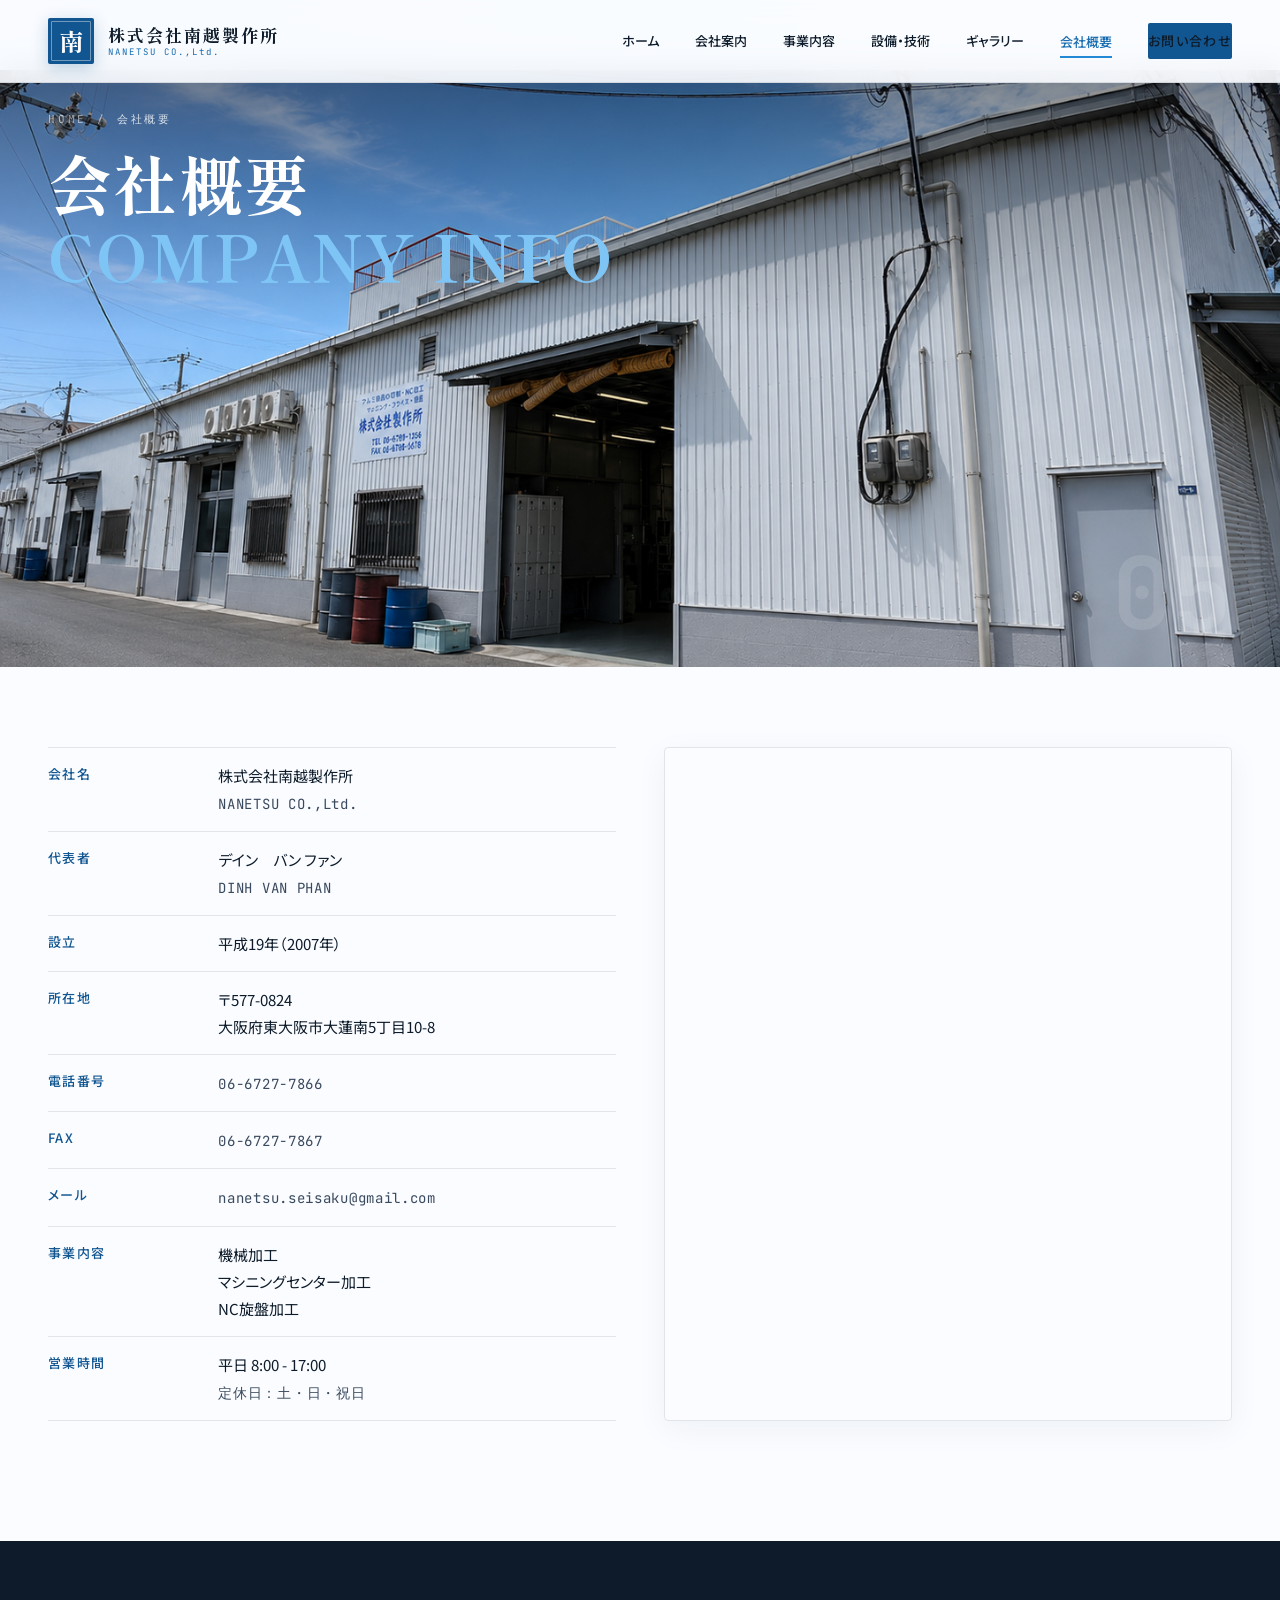
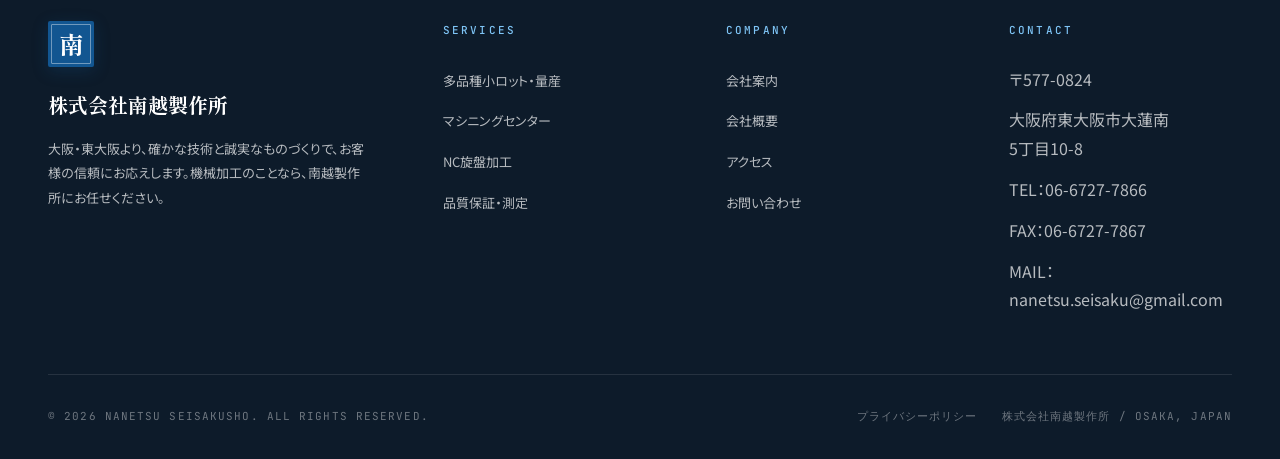
<file: company.html>
﻿<!DOCTYPE html>
<html lang="ja">

<head>
  <meta charset="UTF-8">
  <meta name="viewport" content="width=device-width, initial-scale=1.0">
  <title>会社概要・アクセス | 株式会社南越製作所【大阪府東大阪市の精密機械加工】</title>
  <meta name="description" content="株式会社南越製作所の会社概要とアクセス。〒577-0824 大阪府東大阪市大蓮南5丁目10-8。TEL:06-6727-7866。設立2007年。代表者デイン・バン・ファン。精密機械加工・マシニングセンター・NC旋盤加工。">
  <meta name="keywords" content="南越製作所 会社概要,東大阪市 大蓮南,機械加工会社 東大阪,06-6727-7866,株式会社南越製作所 アクセス,東大阪 工場 場所">
  <meta name="author" content="株式会社南越製作所">
  <meta name="robots" content="index, follow">
  <link rel="canonical" href="https://nanetsuseisaku.co.jp/company.html">
  <meta property="og:type" content="website">
  <meta property="og:locale" content="ja_JP">
  <meta property="og:site_name" content="株式会社南越製作所">
  <meta property="og:title" content="会社概要・アクセス | 株式会社南越製作所【大阪府東大阪市】">
  <meta property="og:description" content="〒577-0824 大阪府東大阪市大蓮南5丁目10-8。TEL:06-6727-7866。設立2007年。精密機械加工・マシニングセンター・NC旋盤加工。">
  <meta property="og:url" content="https://nanetsuseisaku.co.jp/company.html">
  <meta property="og:image" content="https://nanetsuseisaku.co.jp/images/ogp.jpg">
  <meta name="twitter:card" content="summary_large_image">
  <meta name="twitter:title" content="会社概要・アクセス | 株式会社南越製作所">
  <meta name="twitter:description" content="大阪府東大阪市大蓮南5丁目10-8。TEL:06-6727-7866。設立2007年。精密機械加工・マシニングセンター・NC旋盤加工。">
  <meta name="twitter:image" content="https://nanetsuseisaku.co.jp/images/ogp.jpg">
  <link rel="preconnect" href="https://fonts.googleapis.com">
  <link rel="preconnect" href="https://fonts.gstatic.com" crossorigin>
  <link
    href="https://fonts.googleapis.com/css2?family=Shippori+Mincho:wght@500;600;700;800&family=Noto+Sans+JP:wght@300;400;500;700&family=JetBrains+Mono:wght@400;500;700&display=swap"
    rel="stylesheet">
  <link rel="icon" href="favicon.svg" type="image/svg+xml">
  <link rel="stylesheet" href="css/style.css">
</head>

<body>

  <!-- Dynamic Header Placeholder -->
  <div id="header-placeholder"></div>

  <!-- ===== PAGE HERO with full exterior photo ===== -->
  <div style="position:relative;margin-top:70px;">
    <img src="images/company/exterior.png" alt="株式会社南越製作所 外観"
      style="width:100%;display:block;height:auto;">
    <!-- Text overlay at top -->
    <div style="position:absolute;top:0;left:0;right:0;padding:40px 48px;background:linear-gradient(rgba(0,0,0,0.45) 0%, transparent 100%);">
      <div class="breadcrumb" style="margin-bottom:16px;">
        <a href="index.html" style="color:rgba(255,255,255,0.8);">HOME</a>
        <span style="color:rgba(255,255,255,0.5);">/</span>
        <span style="color:rgba(255,255,255,0.8);">会社概要</span>
      </div>
      <h1 style="font-family:'Shippori Mincho',serif;font-size:clamp(32px,5vw,64px);font-weight:700;color:#fff;line-height:1.15;letter-spacing:.02em;margin:0;">
        会社概要<br><span style="color:var(--sky-300);">COMPANY INFO</span>
      </h1>
    </div>
    <div style="position:absolute;bottom:24px;right:48px;font-family:'JetBrains Mono',monospace;font-size:clamp(48px,8vw,100px);font-weight:700;color:rgba(255,255,255,0.12);line-height:1;user-select:none;">05</div>
  </div>

  <!-- ===== COMPANY CONTENT ===== -->
  <section class="company" style="padding-top: 80px;">
    <div class="company-grid">
      <table class="info-table">
        <tr>
          <th>会社名</th>
          <td>株式会社南越製作所<br><span class="mono">NANETSU CO.,Ltd.</span></td>
        </tr>
        <tr>
          <th>代表者</th>
          <td>デイン　バン ファン<br><span class="mono">DINH VAN PHAN</span></td>
        </tr>
        <tr>
          <th>設立</th>
          <td>平成19年（2007年）</td>
        </tr>
        <tr>
          <th>所在地</th>
          <td>〒577-0824<br>大阪府東大阪市大蓮南5丁目10-8</td>
        </tr>
        <tr>
          <th>電話番号</th>
          <td><span class="mono">06-6727-7866</span></td>
        </tr>
        <tr>
          <th>FAX</th>
          <td><span class="mono">06-6727-7867</span></td>
        </tr>
        <tr>
          <th>メール</th>
          <td><span class="mono">nanetsu.seisaku@gmail.com</span></td>
        </tr>
        <tr>
          <th>事業内容</th>
          <td>機械加工<br>マシニングセンター加工<br>NC旋盤加工</td>
        </tr>
        <tr>
          <th>営業時間</th>
          <td>平日 8:00 - 17:00<br><span class="mono">定休日：土・日・祝日</span></td>
        </tr>
      </table>

      <div class="map-container" id="access">
        <iframe src="https://maps.google.com/maps?q=大阪府東大阪市大蓮南5丁目10-8&t=&z=17&ie=UTF8&iwloc=&output=embed&hl=ja"
          width="100%" height="100%" style="border:0;" allowfullscreen="" loading="lazy"
          referrerpolicy="no-referrer-when-downgrade"></iframe>
      </div>
    </div>
  </section>

  <!-- Dynamic Footer Placeholder -->
  <div id="footer-placeholder"></div>

  <!-- Common Script -->
  <script src="js/common.js"></script>
</body>

</html>
</file>
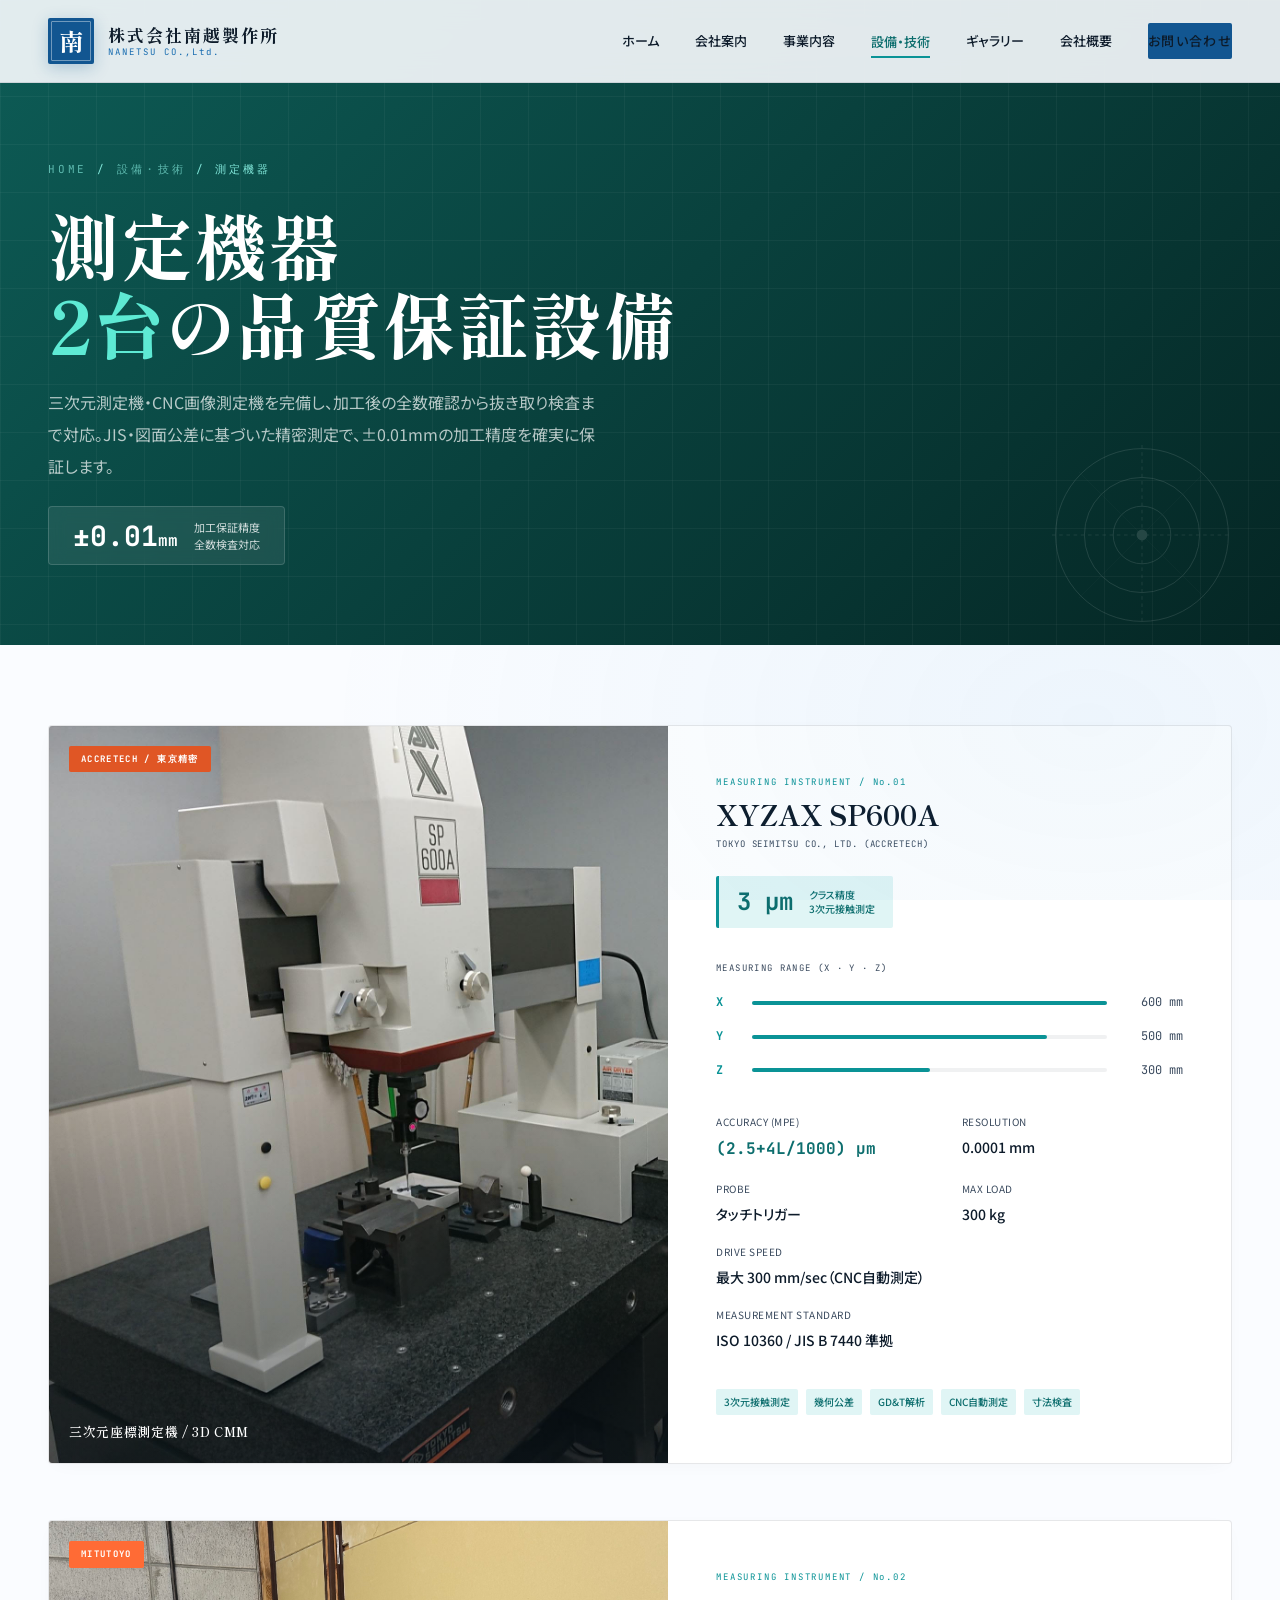
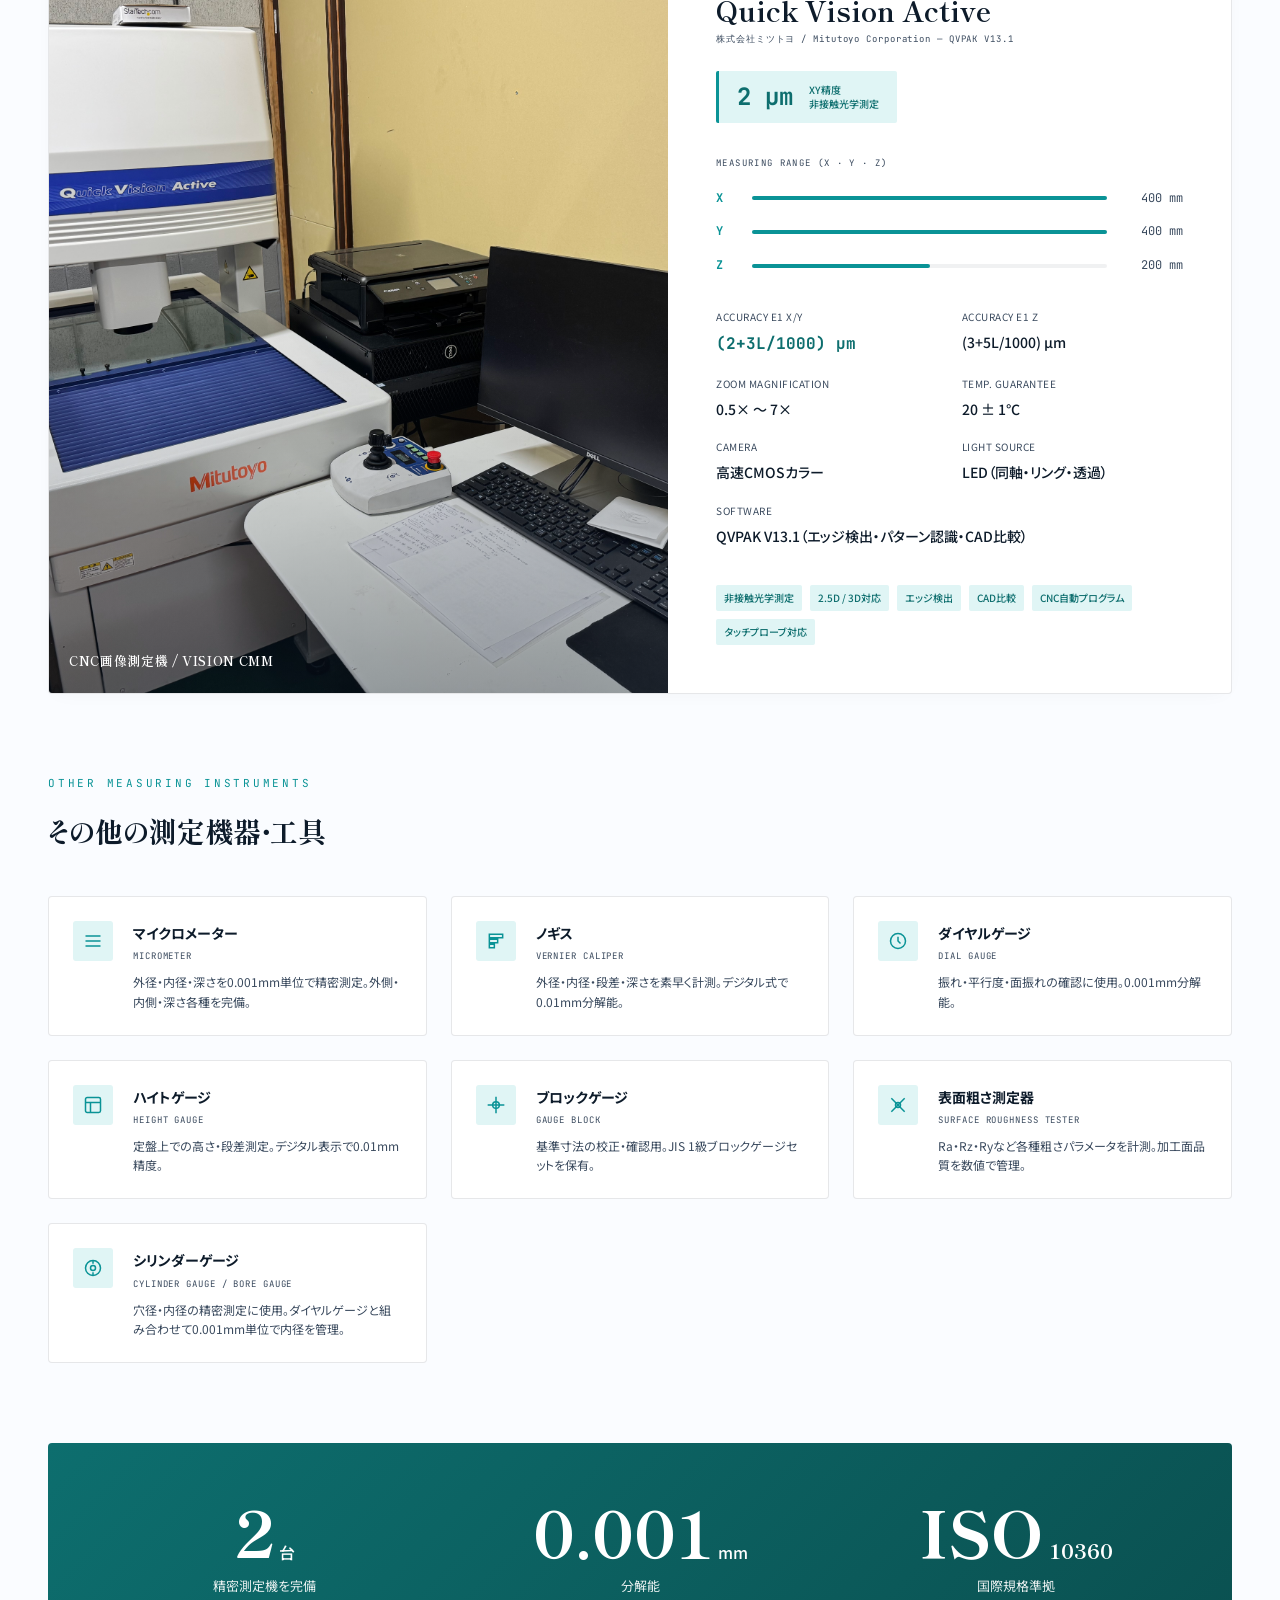
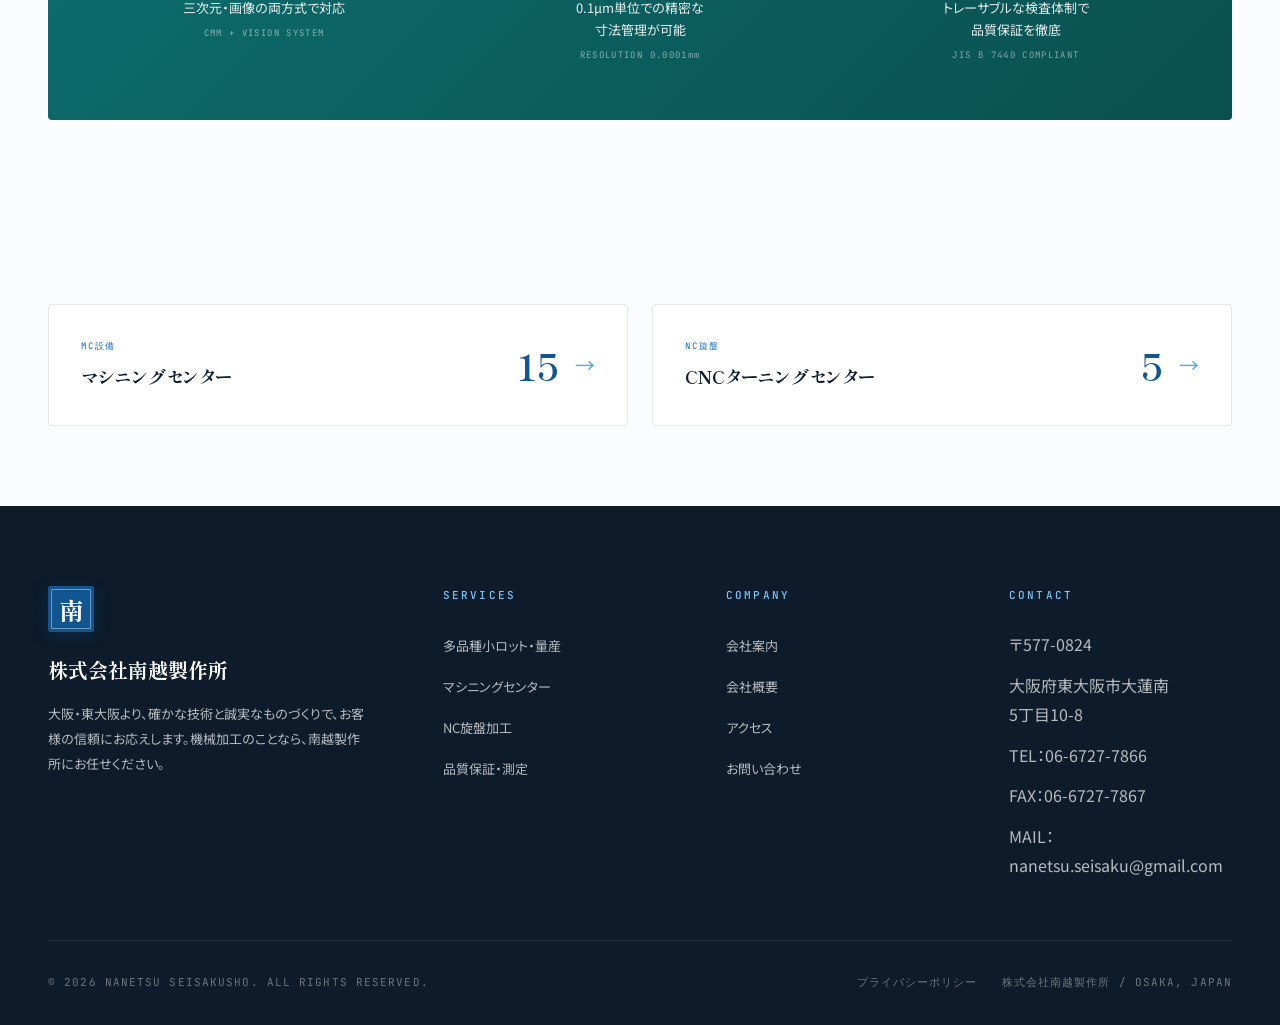
<file: do.html>
﻿<!DOCTYPE html>
<html lang="ja">

<head>
  <meta charset="UTF-8">
  <meta name="viewport" content="width=device-width, initial-scale=1.0">
  <title>品質保証・測定機器設備 | 株式会社南越製作所【三次元測定機・CNC画像測定機・大阪】</title>
  <meta name="description" content="南越製作所の品質保証・測定設備。東京精密 XYZAX SP600A 三次元測定機、ミツトヨ Quick Vision Active CNC画像測定機を完備。全数検査・検査成績書発行対応。大阪・東大阪。">
  <meta name="keywords" content="三次元測定機,CNC画像測定機,品質保証,全数検査,検査成績書,東京精密,ミツトヨ,精密測定,寸法測定 大阪,品質管理 機械加工">
  <meta name="author" content="株式会社南越製作所">
  <meta name="robots" content="index, follow">
  <link rel="canonical" href="https://nanetsuseisaku.co.jp/do.html">
  <meta property="og:type" content="website">
  <meta property="og:locale" content="ja_JP">
  <meta property="og:site_name" content="株式会社南越製作所">
  <meta property="og:title" content="品質保証・測定機器設備 | 株式会社南越製作所【三次元測定機・CNC画像測定機】">
  <meta property="og:description" content="三次元測定機・CNC画像測定機完備。全数検査・検査成績書発行対応。大阪・東大阪の精密機械加工。">
  <meta property="og:url" content="https://nanetsuseisaku.co.jp/do.html">
  <meta property="og:image" content="https://nanetsuseisaku.co.jp/images/ogp.jpg">
  <meta name="twitter:card" content="summary_large_image">
  <meta name="twitter:title" content="品質保証・測定機器設備 | 株式会社南越製作所">
  <meta name="twitter:description" content="三次元測定機・CNC画像測定機完備。全数検査・検査成績書発行対応。大阪・東大阪。">
  <meta name="twitter:image" content="https://nanetsuseisaku.co.jp/images/ogp.jpg">
  <link rel="preconnect" href="https://fonts.googleapis.com">
  <link rel="preconnect" href="https://fonts.gstatic.com" crossorigin>
  <link
    href="https://fonts.googleapis.com/css2?family=Shippori+Mincho:wght@500;600;700;800&family=Noto+Sans+JP:wght@300;400;500;700&family=JetBrains+Mono:wght@400;500;700&display=swap"
    rel="stylesheet">
  <link rel="icon" href="favicon.svg" type="image/svg+xml">
  <link rel="stylesheet" href="css/style.css">
  <style>
    :root {
      --active-color: var(--teal);
      --active-border: var(--teal-mid);
    }

    .page-hero {
      background: linear-gradient(135deg, #0d5c56 0%, #052624 100%);
    }

    .page-hero .breadcrumb,
    .page-hero .breadcrumb a {
      color: #81e6d9;
    }

    .page-hero h1 .green {
      color: #5eead4;
    }

    .hero-crosshair {
      position: absolute;
      right: 48px;
      bottom: 20px;
      width: 180px;
      height: 180px;
      opacity: 0.12;
      pointer-events: none;
      user-select: none;
      z-index: 1;
    }

    .hero-badge {
      display: inline-flex;
      align-items: center;
      gap: 16px;
      background: rgba(255, 255, 255, .08);
      border: 1px solid rgba(255, 255, 255, .15);
      padding: 12px 24px;
      border-radius: 4px;
      margin-top: 24px;
      backdrop-filter: blur(8px);
    }

    .hero-badge .val {
      font-family: 'JetBrains Mono', monospace;
      font-size: 28px;
      font-weight: 700;
      color: #fff;
      line-height: 1;
    }

    .hero-badge .desc {
      font-size: 11px;
      color: rgba(255, 255, 255, .8);
      line-height: 1.5;
    }

    /* ===== CONTENT ===== */
    .content {
      padding: 80px 48px;
    }

    /* ===== CARD 1 & 2: XYZAX SP600A / Mitutoyo ===== */
    .measure-card {
      background: #fff;
      border: 1px solid var(--line);
      border-radius: 4px;
      overflow: hidden;
      display: grid;
      grid-template-columns: 1.1fr 1fr;
      margin-bottom: 56px;
      box-shadow: 0 4px 20px -8px rgba(13, 27, 42, .05);
    }

    .mc-img {
      position: relative;
      overflow: hidden;
      min-height: 320px;
      background: var(--ink);
    }

    .mc-img img {
      width: 100%;
      height: 100%;
      object-fit: cover;
      display: block;
    }

    .mc-img-fallback {
      position: absolute;
      inset: 0;
      display: flex;
      flex-direction: column;
      align-items: center;
      justify-content: center;
      gap: 16px;
      background: linear-gradient(135deg, #062a2a, #0a3f3f);
    }

    .mc-img-overlay {
      position: absolute;
      inset: 0;
      background: linear-gradient(180deg, transparent 50%, rgba(13, 27, 42, .4));
    }

    .mc-brand-tag {
      position: absolute;
      top: 20px;
      left: 20px;
      font-family: 'JetBrains Mono', monospace;
      font-size: 9px;
      color: #fff;
      padding: 5px 12px;
      border-radius: 2px;
      font-weight: 700;
      letter-spacing: .15em;
    }

    .tag-accretech {
      background: #e05625;
    }

    .tag-mitutoyo {
      background: #ff6b35;
    }

    .mc-type-tag {
      position: absolute;
      bottom: 20px;
      left: 20px;
      font-family: 'Shippori Mincho', serif;
      font-size: 13px;
      color: #fff;
      font-weight: 600;
      letter-spacing: .05em;
      z-index: 10;
    }

    .mc-spec-side {
      padding: 48px;
      display: flex;
      flex-direction: column;
    }

    .mc-number {
      font-family: 'JetBrains Mono', monospace;
      font-size: 9px;
      color: var(--teal-mid);
      letter-spacing: .2em;
      margin-bottom: 8px;
    }

    .mc-model {
      font-family: 'Shippori Mincho', serif;
      font-size: 28px;
      font-weight: 700;
      margin-bottom: 4px;
      line-height: 1.2;
    }

    .mc-maker {
      font-family: 'JetBrains Mono', monospace;
      font-size: 9px;
      color: var(--steel);
      letter-spacing: .1em;
      margin-bottom: 24px;
    }

    .accuracy-chip {
      background: var(--teal-light);
      border-left: 3px solid var(--teal-mid);
      padding: 12px 18px;
      display: inline-flex;
      align-items: center;
      gap: 16px;
      margin-bottom: 32px;
      border-radius: 2px;
      align-self: flex-start;
    }

    .accuracy-chip .num {
      font-family: 'JetBrains Mono', monospace;
      font-size: 24px;
      font-weight: 700;
      color: var(--teal);
      line-height: 1;
    }

    .accuracy-chip .lbl {
      font-size: 10px;
      color: var(--teal);
      font-weight: 500;
      line-height: 1.4;
    }

    .axis-section {
      margin-bottom: 32px;
    }

    .axis-title {
      font-family: 'JetBrains Mono', monospace;
      font-size: 9px;
      color: var(--steel);
      letter-spacing: .15em;
      margin-bottom: 16px;
    }

    .axis-row {
      display: grid;
      grid-template-columns: 20px 1fr 60px;
      gap: 16px;
      align-items: center;
      margin-bottom: 12px;
    }

    .axis-row:last-child {
      margin-bottom: 0;
    }

    .axis-lbl {
      font-family: 'JetBrains Mono', monospace;
      font-size: 12px;
      font-weight: 700;
      color: var(--teal-mid);
    }

    .axis-bg {
      height: 4px;
      background: rgba(13, 27, 42, .06);
      border-radius: 2px;
      position: relative;
    }

    .axis-fill {
      position: absolute;
      top: 0;
      left: 0;
      height: 100%;
      background: var(--teal-mid);
      border-radius: 2px;
    }

    .axis-val {
      font-family: 'JetBrains Mono', monospace;
      font-size: 12px;
      color: var(--steel);
      text-align: right;
    }

    .spec-grid {
      display: grid;
      grid-template-columns: 1fr 1fr;
      gap: 16px 24px;
      margin-bottom: 36px;
    }

    .spec-cell {
      display: flex;
      flex-direction: column;
      gap: 4px;
    }

    .spec-cell.full {
      grid-column: span 2;
    }

    .spec-lbl {
      font-size: 10px;
      color: var(--steel);
      letter-spacing: .05em;
    }

    .spec-val {
      font-size: 14px;
      font-weight: 500;
    }

    .spec-val.big {
      font-family: 'JetBrains Mono', monospace;
      font-size: 16px;
      font-weight: 700;
      color: var(--teal);
    }

    .mc-tags {
      display: flex;
      flex-wrap: wrap;
      gap: 8px;
    }

    .mc-tag {
      font-size: 10px;
      background: var(--teal-light);
      color: var(--teal);
      padding: 4px 8px;
      border-radius: 2px;
      font-weight: 500;
    }

    /* ===== OTHER TOOLS ===== */
    .tools-section {
      margin-top: 80px;
      margin-bottom: 80px;
    }

    .tools-section-label {
      font-family: 'JetBrains Mono', monospace;
      font-size: 11px;
      color: var(--teal-mid);
      letter-spacing: .25em;
      margin-bottom: 12px;
    }

    .tools-section-heading {
      font-family: 'Shippori Mincho', serif;
      font-size: 28px;
      font-weight: 700;
      margin-bottom: 40px;
    }

    .tools-grid {
      display: grid;
      grid-template-columns: 1fr 1fr 1fr;
      gap: 24px;
    }

    .tool-card {
      background: #fff;
      border: 1px solid var(--line);
      border-radius: 4px;
      padding: 24px;
      display: flex;
      gap: 20px;
      align-items: flex-start;
      transition: all .3s;
    }

    .tool-card:hover {
      border-color: var(--teal-light);
      box-shadow: 0 10px 24px -8px rgba(10, 110, 110, .12);
      transform: translateY(-2px);
    }

    .tool-icon {
      width: 40px;
      height: 40px;
      background: var(--teal-light);
      color: var(--teal-mid);
      display: grid;
      place-items: center;
      flex-shrink: 0;
      border-radius: 3px;
    }

    .tool-name {
      font-size: 14px;
      font-weight: 700;
      margin-bottom: 2px;
    }

    .tool-name-en {
      font-family: 'JetBrains Mono', monospace;
      font-size: 9px;
      color: var(--steel);
      letter-spacing: .1em;
      margin-bottom: 8px;
    }

    .tool-desc {
      font-size: 12px;
      color: var(--steel);
      line-height: 1.6;
    }

    /* ===== QUALITY STATS ===== */
    .quality-block {
      background: linear-gradient(135deg, var(--teal) 0%, #0a4f4f 100%);
      color: #fff;
      border-radius: 4px;
      padding: 56px 48px;
      display: grid;
      grid-template-columns: 1fr 1fr 1fr;
      gap: 40px;
      margin-bottom: 56px;
    }

    .q-item {
      text-align: center;
    }

    .q-num {
      font-family: 'Shippori Mincho', serif;
      font-size: 64px;
      font-weight: 800;
      line-height: 1;
      margin-bottom: 12px;
      color: #fff;
    }

    .q-unit {
      font-size: 16px;
      font-family: 'Noto Sans JP', sans-serif;
      font-weight: 500;
      margin-left: 4px;
    }

    .q-label {
      font-size: 13px;
      line-height: 1.7;
      color: rgba(255, 255, 255, .9);
      margin-bottom: 6px;
    }

    .q-sublabel {
      font-family: 'JetBrains Mono', monospace;
      font-size: 9px;
      color: rgba(255, 255, 255, .5);
      letter-spacing: .15em;
    }

    /* ===== RESPONSIVE ===== */
    @media(max-width:1024px) {
      .page-hero {
        padding: 130px 24px 60px;
      }

      .hero-crosshair {
        width: 120px;
        height: 120px;
        right: 24px;
        bottom: 20px;
      }

      .content {
        padding: 48px 24px;
      }

      .measure-card {
        grid-template-columns: 1fr;
        border-radius: 4px;
      }

      .mc-img {
        min-height: 260px;
      }

      .mc-spec-side {
        padding: 32px 28px;
      }

      .quality-block {
        grid-template-columns: 1fr;
        padding: 36px 28px;
        gap: 28px;
      }

      .tools-grid {
        grid-template-columns: 1fr 1fr;
      }
    }

    @media(max-width:640px) {
      .tools-grid {
        grid-template-columns: 1fr;
      }
    }
  </style>
</head>

<body>

  <!-- ===== NAV ===== -->
  <div id="header-placeholder"></div>

  <!-- ===== HERO ===== -->
  <div class="page-hero">
    <!-- decorative crosshair -->
    <svg class="hero-crosshair" viewBox="0 0 200 200" fill="none" xmlns="http://www.w3.org/2000/svg">
      <circle cx="100" cy="100" r="96" stroke="white" stroke-width="1" />
      <circle cx="100" cy="100" r="64" stroke="white" stroke-width="1" />
      <circle cx="100" cy="100" r="32" stroke="white" stroke-width="1" />
      <circle cx="100" cy="100" r="6" fill="white" />
      <line x1="0" y1="100" x2="200" y2="100" stroke="white" stroke-width="0.8" stroke-dasharray="4 4" />
      <line x1="100" y1="0" x2="100" y2="200" stroke="white" stroke-width="0.8" stroke-dasharray="4 4" />
      <line x1="30" y1="30" x2="170" y2="170" stroke="white" stroke-width="0.4" opacity="0.5" />
      <line x1="170" y1="30" x2="30" y2="170" stroke="white" stroke-width="0.4" opacity="0.5" />
    </svg>

    <div class="page-hero-inner">
      <div class="breadcrumb">
        <a href="index.html">HOME</a><span>/</span>
        <a href="tech.html">設備・技術</a><span>/</span>
        <span>測定機器</span>
      </div>
      <h1>測定機器<br><span class="green">2台</span>の品質保証設備</h1>
      <p class="page-hero-sub">
        三次元測定機・CNC画像測定機を完備し、加工後の全数確認から抜き取り検査まで対応。JIS・図面公差に基づいた精密測定で、±0.01mmの加工精度を確実に保証します。
      </p>
      <div class="hero-badge">
        <div>
          <div class="val">±0.01<span style="font-size:16px">mm</span></div>
        </div>
        <div class="desc">加工保証精度<br>全数検査対応</div>
      </div>
    </div>
  </div>

  <!-- ===== CONTENT ===== -->
  <div class="content">

    <!-- ===== CARD 1: XYZAX SP600A ===== -->
    <div class="measure-card">
      <div class="mc-img">
        <img src="images/machine/machine-do/XYZ-SP-600A.jpg" loading="lazy"
          onerror="this.style.display='none';this.parentNode.querySelector('.mc-img-fallback').style.display='flex'"
          alt="東京精密 XYZAX SP600A">
        <div class="mc-img-fallback" style="display:none">
          <!-- CMM wireframe SVG -->
          <svg width="140" height="140" viewBox="0 0 140 140" fill="none" xmlns="http://www.w3.org/2000/svg"
            style="position:relative;z-index:2;opacity:.35">
            <!-- base -->
            <rect x="10" y="110" width="120" height="12" rx="2" stroke="rgba(125,232,216,.7)" stroke-width="1.2" />
            <!-- columns -->
            <rect x="20" y="30" width="8" height="80" rx="2" stroke="rgba(125,232,216,.6)" stroke-width="1" />
            <rect x="112" y="30" width="8" height="80" rx="2" stroke="rgba(125,232,216,.6)" stroke-width="1" />
            <!-- bridge -->
            <rect x="20" y="28" width="100" height="10" rx="2" stroke="rgba(125,232,216,.8)" stroke-width="1.2" />
            <!-- Z ram -->
            <rect x="64" y="28" width="12" height="60" rx="2" stroke="rgba(125,232,216,.7)" stroke-width="1" />
            <!-- probe -->
            <line x1="70" y1="88" x2="70" y2="108" stroke="rgba(125,232,216,.6)" stroke-width="1.5" />
            <circle cx="70" cy="110" r="3" fill="rgba(125,232,216,.5)" />
            <!-- workpiece -->
            <rect x="35" y="98" width="30" height="12" rx="1" stroke="rgba(125,232,216,.35)" stroke-width="0.8"
              stroke-dasharray="3 2" />
            <!-- crosshair -->
            <line x1="55" y1="105" x2="70" y2="105" stroke="rgba(125,232,216,.4)" stroke-width="0.5"
              stroke-dasharray="2 2" />
            <line x1="50" y1="100" x2="50" y2="110" stroke="rgba(125,232,216,.4)" stroke-width="0.5"
              stroke-dasharray="2 2" />
          </svg>
          <div
            style="font-family:'JetBrains Mono',monospace;font-size:9px;color:rgba(125,232,216,.4);letter-spacing:.2em;position:relative;z-index:2">
            3D CMM / XYZAX SP600A</div>
        </div>
        <div class="mc-img-overlay"></div>
        <span class="mc-brand-tag tag-accretech">ACCRETECH / 東京精密</span>
        <span class="mc-type-tag">三次元座標測定機 / 3D CMM</span>
      </div>
      <div class="mc-spec-side">
        <div class="mc-number">MEASURING INSTRUMENT / No.01</div>
        <div class="mc-model">XYZAX SP600A</div>
        <div class="mc-maker">TOKYO SEIMITSU CO., LTD. (ACCRETECH)</div>
        <div class="accuracy-chip">
          <span class="num">3 μm</span>
          <span class="lbl">クラス精度<br>3次元接触測定</span>
        </div>
        <div class="axis-section">
          <div class="axis-title">MEASURING RANGE (X · Y · Z)</div>
          <div class="axis-row">
            <span class="axis-lbl">X</span>
            <div class="axis-bg">
              <div class="axis-fill" style="width:100%"></div>
            </div>
            <span class="axis-val">600 mm</span>
          </div>
          <div class="axis-row">
            <span class="axis-lbl">Y</span>
            <div class="axis-bg">
              <div class="axis-fill" style="width:83%"></div>
            </div>
            <span class="axis-val">500 mm</span>
          </div>
          <div class="axis-row">
            <span class="axis-lbl">Z</span>
            <div class="axis-bg">
              <div class="axis-fill" style="width:50%"></div>
            </div>
            <span class="axis-val">300 mm</span>
          </div>
        </div>
        <div class="spec-grid">
          <div class="spec-cell">
            <span class="spec-lbl">ACCURACY (MPE)</span>
            <span class="spec-val big">(2.5+4L/1000) μm</span>
          </div>
          <div class="spec-cell">
            <span class="spec-lbl">RESOLUTION</span>
            <span class="spec-val">0.0001 mm</span>
          </div>
          <div class="spec-cell">
            <span class="spec-lbl">PROBE</span>
            <span class="spec-val">タッチトリガー</span>
          </div>
          <div class="spec-cell">
            <span class="spec-lbl">MAX LOAD</span>
            <span class="spec-val">300 kg</span>
          </div>
          <div class="spec-cell full">
            <span class="spec-lbl">DRIVE SPEED</span>
            <span class="spec-val">最大 300 mm/sec（CNC自動測定）</span>
          </div>
          <div class="spec-cell full">
            <span class="spec-lbl">MEASUREMENT STANDARD</span>
            <span class="spec-val">ISO 10360 / JIS B 7440 準拠</span>
          </div>
        </div>
        <div class="mc-tags">
          <span class="mc-tag">3次元接触測定</span>
          <span class="mc-tag">幾何公差</span>
          <span class="mc-tag">GD&T解析</span>
          <span class="mc-tag">CNC自動測定</span>
          <span class="mc-tag">寸法検査</span>
        </div>
      </div>
    </div>

    <!-- ===== CARD 2: Mitutoyo Quick Vision Active ===== -->
    <div class="measure-card">
      <div class="mc-img">
        <img src="images/machine/machine-do/Mitutoyo-Quick-Vision-Active.jpeg" loading="lazy"
          onerror="this.style.display='none';this.parentNode.querySelector('.mc-img-fallback').style.display='flex'"
          alt="Mitutoyo Quick Vision Active">
        <div class="mc-img-fallback" style="display:none">
          <!-- Vision machine SVG -->
          <svg width="140" height="130" viewBox="0 0 140 130" fill="none" xmlns="http://www.w3.org/2000/svg"
            style="position:relative;z-index:2;opacity:.35">
            <!-- body -->
            <rect x="15" y="20" width="110" height="80" rx="4" stroke="rgba(125,232,216,.7)" stroke-width="1.2" />
            <!-- stage glass -->
            <rect x="25" y="60" width="90" height="35" rx="2" stroke="rgba(125,232,216,.5)" stroke-width="1"
              stroke-dasharray="3 2" />
            <!-- lens head -->
            <rect x="52" y="10" width="36" height="24" rx="4" stroke="rgba(125,232,216,.8)" stroke-width="1.2" />
            <circle cx="70" cy="22" r="8" stroke="rgba(125,232,216,.7)" stroke-width="1" />
            <circle cx="70" cy="22" r="3" fill="rgba(125,232,216,.4)" />
            <!-- light beams -->
            <line x1="70" y1="34" x2="60" y2="62" stroke="rgba(125,232,216,.25)" stroke-width="0.8" />
            <line x1="70" y1="34" x2="80" y2="62" stroke="rgba(125,232,216,.25)" stroke-width="0.8" />
            <!-- workpiece on stage -->
            <rect x="45" y="72" width="50" height="16" rx="2" stroke="rgba(125,232,216,.4)" stroke-width="0.8"
              stroke-dasharray="3 2" />
            <!-- crosshair on workpiece -->
            <line x1="70" y1="68" x2="70" y2="92" stroke="rgba(125,232,216,.35)" stroke-width="0.5"
              stroke-dasharray="2 2" />
            <line x1="50" y1="80" x2="90" y2="80" stroke="rgba(125,232,216,.35)" stroke-width="0.5"
              stroke-dasharray="2 2" />
            <circle cx="70" cy="80" r="4" stroke="rgba(125,232,216,.5)" stroke-width="0.8" />
          </svg>
          <div
            style="font-family:'JetBrains Mono',monospace;font-size:9px;color:rgba(125,232,216,.4);letter-spacing:.2em;position:relative;z-index:2">
            CNC VISION / QUICK VISION ACTIVE</div>
        </div>
        <div class="mc-img-overlay"></div>
        <span class="mc-brand-tag tag-mitutoyo">MITUTOYO</span>
        <span class="mc-type-tag">CNC画像測定機 / VISION CMM</span>
      </div>
      <div class="mc-spec-side">
        <div class="mc-number">MEASURING INSTRUMENT / No.02</div>
        <div class="mc-model">Quick Vision Active</div>
        <div class="mc-maker">株式会社ミツトヨ / Mitutoyo Corporation — QVPAK V13.1</div>
        <div class="accuracy-chip">
          <span class="num">2 μm</span>
          <span class="lbl">XY精度<br>非接触光学測定</span>
        </div>
        <div class="axis-section">
          <div class="axis-title">MEASURING RANGE (X · Y · Z)</div>
          <div class="axis-row">
            <span class="axis-lbl">X</span>
            <div class="axis-bg">
              <div class="axis-fill" style="width:100%"></div>
            </div>
            <span class="axis-val">400 mm</span>
          </div>
          <div class="axis-row">
            <span class="axis-lbl">Y</span>
            <div class="axis-bg">
              <div class="axis-fill" style="width:100%"></div>
            </div>
            <span class="axis-val">400 mm</span>
          </div>
          <div class="axis-row">
            <span class="axis-lbl">Z</span>
            <div class="axis-bg">
              <div class="axis-fill" style="width:50%"></div>
            </div>
            <span class="axis-val">200 mm</span>
          </div>
        </div>
        <div class="spec-grid">
          <div class="spec-cell">
            <span class="spec-lbl">ACCURACY E1 X/Y</span>
            <span class="spec-val big">(2+3L/1000) μm</span>
          </div>
          <div class="spec-cell">
            <span class="spec-lbl">ACCURACY E1 Z</span>
            <span class="spec-val">(3+5L/1000) μm</span>
          </div>
          <div class="spec-cell">
            <span class="spec-lbl">ZOOM MAGNIFICATION</span>
            <span class="spec-val">0.5× ～ 7×</span>
          </div>
          <div class="spec-cell">
            <span class="spec-lbl">TEMP. GUARANTEE</span>
            <span class="spec-val">20 ± 1°C</span>
          </div>
          <div class="spec-cell">
            <span class="spec-lbl">CAMERA</span>
            <span class="spec-val">高速CMOSカラー</span>
          </div>
          <div class="spec-cell">
            <span class="spec-lbl">LIGHT SOURCE</span>
            <span class="spec-val">LED（同軸・リング・透過）</span>
          </div>
          <div class="spec-cell full">
            <span class="spec-lbl">SOFTWARE</span>
            <span class="spec-val">QVPAK V13.1（エッジ検出・パターン認識・CAD比較）</span>
          </div>
        </div>
        <div class="mc-tags">
          <span class="mc-tag">非接触光学測定</span>
          <span class="mc-tag">2.5D / 3D対応</span>
          <span class="mc-tag">エッジ検出</span>
          <span class="mc-tag">CAD比較</span>
          <span class="mc-tag">CNC自動プログラム</span>
          <span class="mc-tag">タッチプローブ対応</span>
        </div>
      </div>
    </div>

    <!-- ===== OTHER MEASURING TOOLS ===== -->
    <div class="tools-section">
      <div class="tools-section-label">OTHER MEASURING INSTRUMENTS</div>
      <div class="tools-section-heading">その他の測定機器・工具</div>
      <div class="tools-grid">

        <div class="tool-card">
          <div class="tool-icon">
            <svg width="20" height="20" viewBox="0 0 24 24" fill="none" stroke="currentColor" stroke-width="1.8">
              <path d="M3 12h18M3 6h18M3 18h18" />
            </svg>
          </div>
          <div>
            <div class="tool-name">マイクロメーター</div>
            <div class="tool-name-en">MICROMETER</div>
            <div class="tool-desc">外径・内径・深さを0.001mm単位で精密測定。外側・内側・深さ各種を完備。</div>
          </div>
        </div>

        <div class="tool-card">
          <div class="tool-icon">
            <svg width="20" height="20" viewBox="0 0 24 24" fill="none" stroke="currentColor" stroke-width="1.8">
              <path d="M4 4h16v4H4zM4 10h10v4H4zM4 16h6v4H4z" />
            </svg>
          </div>
          <div>
            <div class="tool-name">ノギス</div>
            <div class="tool-name-en">VERNIER CALIPER</div>
            <div class="tool-desc">外径・内径・段差・深さを素早く計測。デジタル式で0.01mm分解能。</div>
          </div>
        </div>

        <div class="tool-card">
          <div class="tool-icon">
            <svg width="20" height="20" viewBox="0 0 24 24" fill="none" stroke="currentColor" stroke-width="1.8">
              <circle cx="12" cy="12" r="9" />
              <path d="M12 7v5l3 3" />
            </svg>
          </div>
          <div>
            <div class="tool-name">ダイヤルゲージ</div>
            <div class="tool-name-en">DIAL GAUGE</div>
            <div class="tool-desc">振れ・平行度・面振れの確認に使用。0.001mm分解能。</div>
          </div>
        </div>

        <div class="tool-card">
          <div class="tool-icon">
            <svg width="20" height="20" viewBox="0 0 24 24" fill="none" stroke="currentColor" stroke-width="1.8">
              <rect x="3" y="3" width="18" height="18" rx="2" />
              <path d="M3 9h18M9 21V9" />
            </svg>
          </div>
          <div>
            <div class="tool-name">ハイトゲージ</div>
            <div class="tool-name-en">HEIGHT GAUGE</div>
            <div class="tool-desc">定盤上での高さ・段差測定。デジタル表示で0.01mm精度。</div>
          </div>
        </div>

        <div class="tool-card">
          <div class="tool-icon">
            <svg width="20" height="20" viewBox="0 0 24 24" fill="none" stroke="currentColor" stroke-width="1.8">
              <path d="M2 12h20M12 2v20" />
              <circle cx="12" cy="12" r="4" />
            </svg>
          </div>
          <div>
            <div class="tool-name">ブロックゲージ</div>
            <div class="tool-name-en">GAUGE BLOCK</div>
            <div class="tool-desc">基準寸法の校正・確認用。JIS 1級ブロックゲージセットを保有。</div>
          </div>
        </div>

        <div class="tool-card">
          <div class="tool-icon">
            <svg width="20" height="20" viewBox="0 0 24 24" fill="none" stroke="currentColor" stroke-width="1.8">
              <path d="M4 20L20 4M4 4l16 16" />
              <circle cx="12" cy="12" r="3" />
            </svg>
          </div>
          <div>
            <div class="tool-name">表面粗さ測定器</div>
            <div class="tool-name-en">SURFACE ROUGHNESS TESTER</div>
            <div class="tool-desc">Ra・Rz・Ryなど各種粗さパラメータを計測。加工面品質を数値で管理。</div>
          </div>
        </div>

        <div class="tool-card">
          <div class="tool-icon">
            <svg width="20" height="20" viewBox="0 0 24 24" fill="none" stroke="currentColor" stroke-width="1.8">
              <circle cx="12" cy="12" r="9" />
              <circle cx="12" cy="12" r="3" />
              <line x1="12" y1="3" x2="12" y2="7" />
              <line x1="12" y1="17" x2="12" y2="21" />
            </svg>
          </div>
          <div>
            <div class="tool-name">シリンダーゲージ</div>
            <div class="tool-name-en">CYLINDER GAUGE / BORE GAUGE</div>
            <div class="tool-desc">穴径・内径の精密測定に使用。ダイヤルゲージと組み合わせて0.001mm単位で内径を管理。</div>
          </div>
        </div>

      </div>
    </div>

    <!-- ===== QUALITY STATS ===== -->
    <div class="quality-block">
      <div class="q-item">
        <div class="q-num">2<span class="q-unit">台</span></div>
        <div class="q-label">精密測定機を完備<br>三次元・画像の両方式で対応</div>
        <div class="q-sublabel">CMM + VISION SYSTEM</div>
      </div>
      <div class="q-item">
        <div class="q-num">0.001<span class="q-unit">mm</span></div>
        <div class="q-label">分解能<br>0.1μm単位での精密な<br>寸法管理が可能</div>
        <div class="q-sublabel">RESOLUTION 0.0001mm</div>
      </div>
      <div class="q-item">
        <div class="q-num">ISO<span style="font-size:20px;margin-left:6px">10360</span></div>
        <div class="q-label">国際規格準拠<br>トレーサブルな検査体制で<br>品質保証を徹底</div>
        <div class="q-sublabel">JIS B 7440 COMPLIANT</div>
      </div>
    </div>

  </div><!-- /content -->

  <!-- ===== SIBLING LINKS ===== -->
  <div class="sibling-row">
    <a href="mc.html" class="sibling-btn">
      <div>
        <div class="s-label">MC設備</div>
        <div class="s-title">マシニングセンター</div>
      </div>
      <div style="display:flex;align-items:center;gap:16px">
        <div class="s-count">15</div>
        <div class="s-arrow">→</div>
      </div>
    </a>
    <a href="nc.html" class="sibling-btn">
      <div>
        <div class="s-label">NC旋盤</div>
        <div class="s-title">CNCターニングセンター</div>
      </div>
      <div style="display:flex;align-items:center;gap:16px">
        <div class="s-count">5</div>
        <div class="s-arrow">→</div>
      </div>
    </a>
  </div>

  <!-- Dynamic Footer Placeholder -->
  <div id="footer-placeholder"></div>

  <script>
    // animate axis bars on scroll
    const obs = new IntersectionObserver((entries) => {
      entries.forEach(entry => {
        if (entry.isIntersecting) {
          entry.target.querySelectorAll('.axis-fill').forEach(bar => {
            const w = bar.style.width;
            bar.style.width = '0';
            requestAnimationFrame(() => setTimeout(() => { bar.style.width = w }, 100));
          });
          obs.unobserve(entry.target);
        }
      });
    }, { threshold: 0.2 });
    document.querySelectorAll('.measure-card').forEach(c => obs.observe(c));
  </script>

  <!-- Common Script -->
  <script src="js/common.js"></script>
</body>

</html>
</file>
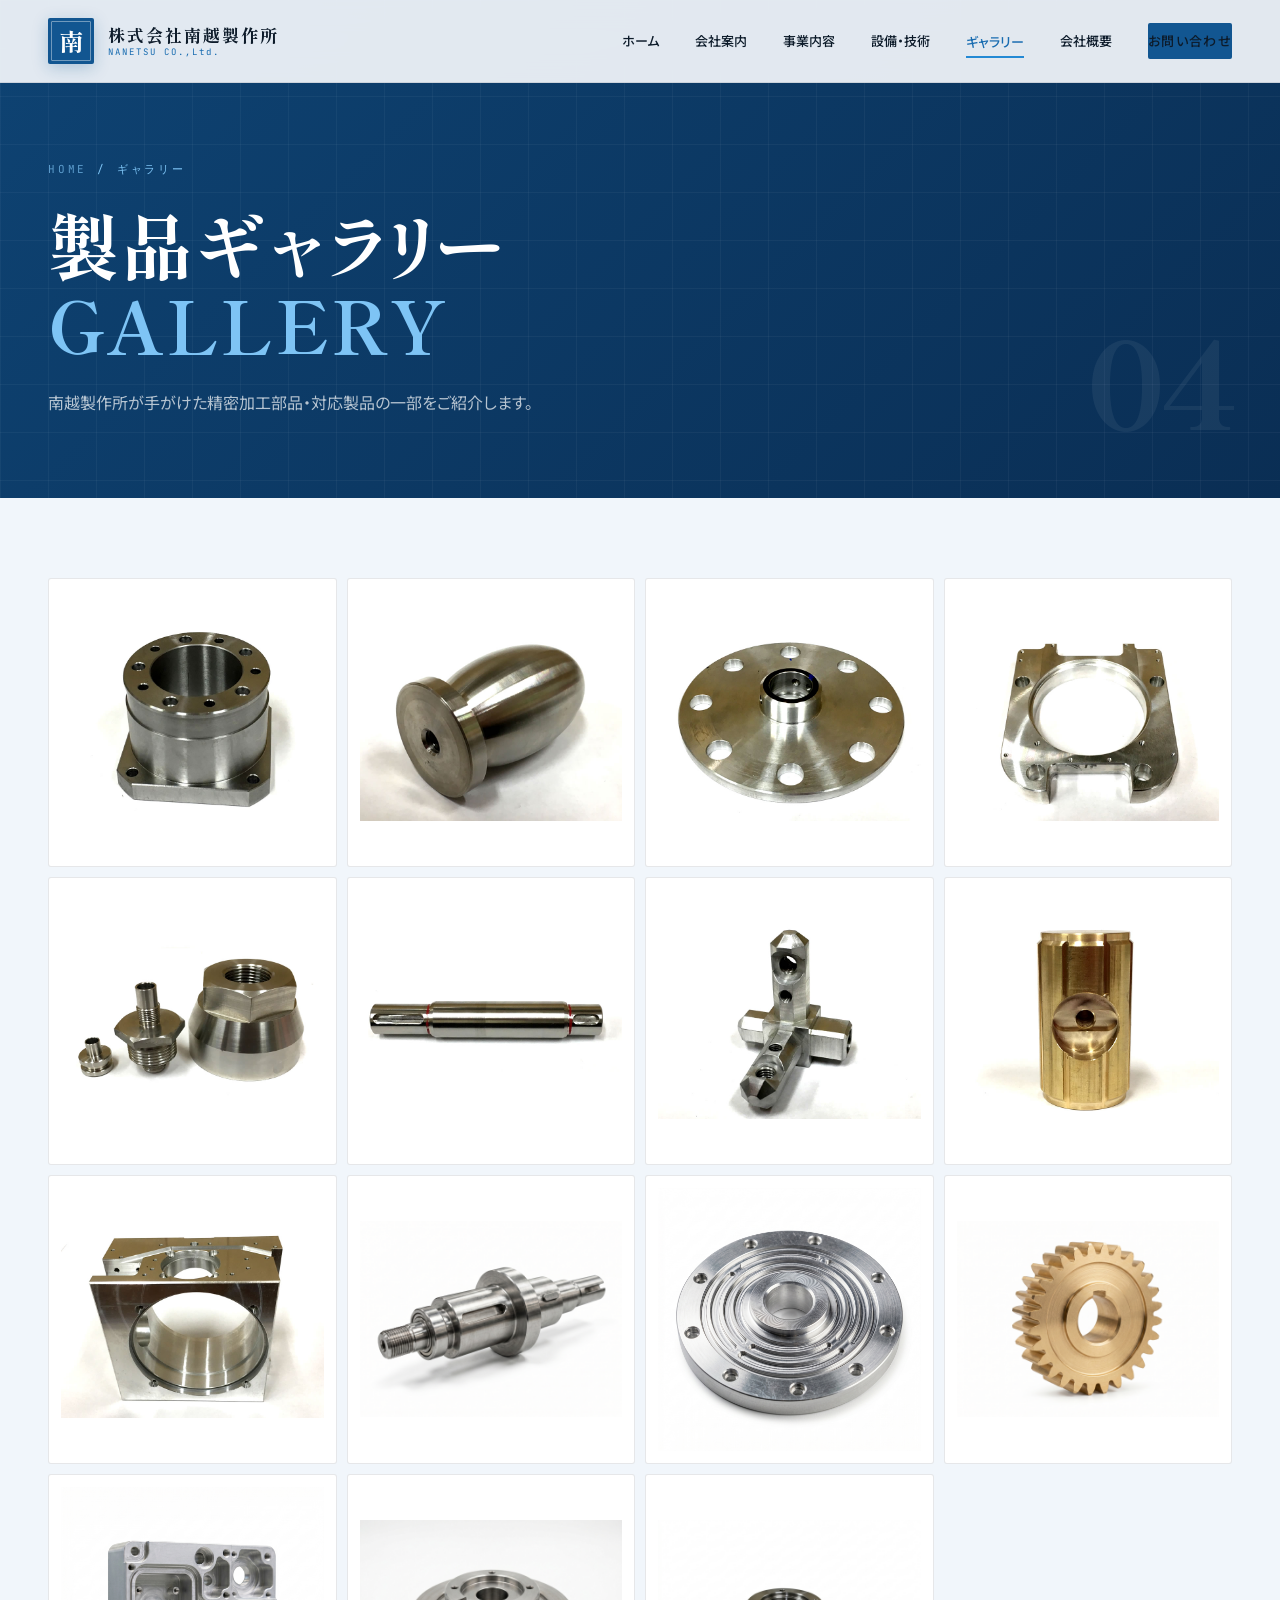
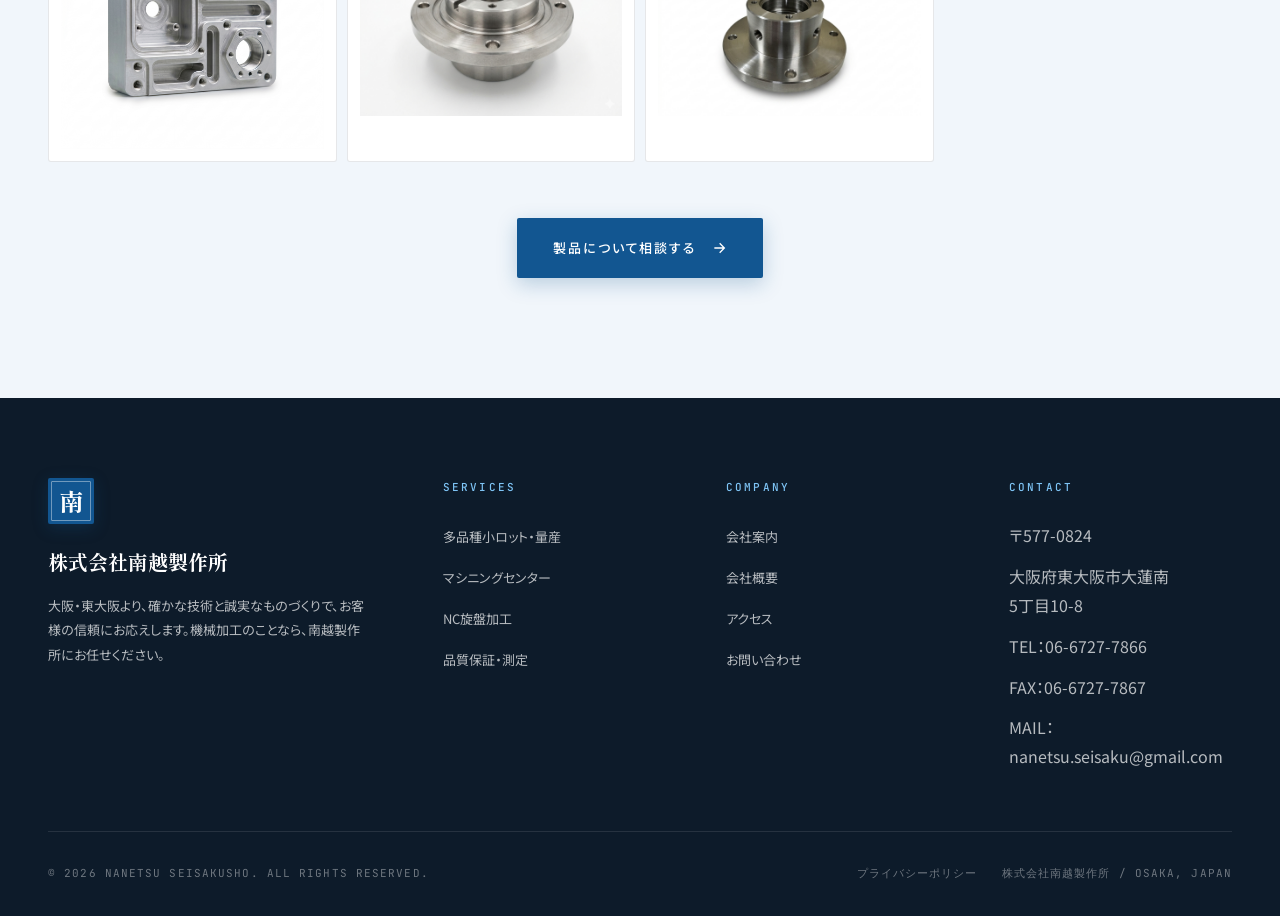
<file: gallery.html>
﻿<!DOCTYPE html>
<html lang="ja">

<head>
  <meta charset="UTF-8">
  <meta name="viewport" content="width=device-width, initial-scale=1.0">
  <title>加工事例・製品ギャラリー | 株式会社南越製作所【精密機械加工・大阪東大阪】</title>
  <meta name="description" content="株式会社南越製作所の精密機械加工事例・製品ギャラリー。マシニングセンター・NC旋盤で製作した精密部品の写真を多数掲載。アルミ・ステンレス・鉄など各種素材の加工実績をご覧ください。">
  <meta name="keywords" content="精密機械加工 事例,加工事例 ギャラリー,精密部品 写真,マシニングセンター 加工品,NC旋盤 加工品,アルミ加工,ステンレス加工,精密部品 大阪">
  <meta name="author" content="株式会社南越製作所">
  <meta name="robots" content="index, follow">
  <link rel="canonical" href="https://nanetsuseisaku.co.jp/gallery.html">
  <meta property="og:type" content="website">
  <meta property="og:locale" content="ja_JP">
  <meta property="og:site_name" content="株式会社南越製作所">
  <meta property="og:title" content="加工事例・製品ギャラリー | 株式会社南越製作所【精密機械加工・大阪東大阪】">
  <meta property="og:description" content="マシニングセンター・NC旋盤で製作した精密部品の加工事例写真。アルミ・ステンレス・鉄など各種素材の加工実績多数。">
  <meta property="og:url" content="https://nanetsuseisaku.co.jp/gallery.html">
  <meta property="og:image" content="https://nanetsuseisaku.co.jp/images/product/3665-2-4-gimg-1.jpeg">
  <meta name="twitter:card" content="summary_large_image">
  <meta name="twitter:title" content="加工事例・製品ギャラリー | 株式会社南越製作所">
  <meta name="twitter:description" content="マシニングセンター・NC旋盤による精密部品の加工事例写真。アルミ・ステンレス・鉄など各種素材。">
  <meta name="twitter:image" content="https://nanetsuseisaku.co.jp/images/product/3665-2-4-gimg-1.jpeg">
  <link rel="preconnect" href="https://fonts.googleapis.com">
  <link rel="preconnect" href="https://fonts.gstatic.com" crossorigin>
  <link
    href="https://fonts.googleapis.com/css2?family=Shippori+Mincho:wght@500;600;700;800&family=Noto+Sans+JP:wght@300;400;500;700&family=JetBrains+Mono:wght@400;500;700&display=swap"
    rel="stylesheet">
  <link rel="icon" href="favicon.svg" type="image/svg+xml">
  <link rel="stylesheet" href="css/style.css">
</head>

<body>

  <!-- Dynamic Header Placeholder -->
  <div id="header-placeholder"></div>

  <!-- ===== PAGE HERO ===== -->
  <div class="page-hero">
    <div class="page-hero-inner">
      <div class="breadcrumb">
        <a href="index.html">HOME</a>
        <span>/</span>
        <span>ギャラリー</span>
      </div>
      <h1>製品ギャラリー<br><span class="blue">GALLERY</span></h1>
      <p class="page-hero-sub">
        南越製作所が手がけた精密加工部品・対応製品の一部をご紹介します。
      </p>
    </div>
    <div class="hero-count">04</div>
  </div>

  <!-- ===== GALLERY CONTENT ===== -->
  <section class="gallery" style="padding-top: 80px;">
    <div class="gallery-layout">
      <div class="gallery-item">
        <img loading="lazy" src="images/product/3665-2-4-gimg-1.jpeg" alt="精密加工製品">
        <div class="gallery-overlay">PRECISION MACHINING / 精密加工</div>
      </div>
      <div class="gallery-item">
        <img loading="lazy" src="images/product/3665-2-4-gimg-2.jpeg" alt="加工事例 02">
        <div class="gallery-overlay">MACHINING CENTER</div>
      </div>
      <div class="gallery-item">
        <img loading="lazy" src="images/product/3665-2-4-gimg-3.jpeg" alt="加工事例 03">
        <div class="gallery-overlay">NC TURNING</div>
      </div>
      <div class="gallery-item">
        <img loading="lazy" src="images/product/3665-2-4-gimg-4.jpeg" alt="加工事例 04">
        <div class="gallery-overlay">PRECISION PARTS</div>
      </div>
      <div class="gallery-item">
        <img loading="lazy" src="images/product/3665-2-4-gimg-5.jpeg" alt="加工事例 05">
        <div class="gallery-overlay">QUALITY CONTROL</div>
      </div>
      <div class="gallery-item">
        <img loading="lazy" src="images/product/3665-2-4-gimg-6.jpeg" alt="加工事例 06">
        <div class="gallery-overlay">SURFACE FINISH</div>
      </div>
      <div class="gallery-item">
        <img loading="lazy" src="images/product/3665-2-4-gimg-7.jpeg" alt="加工事例 07">
        <div class="gallery-overlay">COMPLEX SHAPE</div>
      </div>
      <div class="gallery-item">
        <img loading="lazy" src="images/product/3665-2-4-gimg-8.jpeg" alt="加工事例 08">
        <div class="gallery-overlay">ALUMINUM PARTS</div>
      </div>
      <div class="gallery-item">
        <img loading="lazy" src="images/product/3665-2-4-gimg-9.jpeg" alt="加工事例 09">
        <div class="gallery-overlay">STEEL PARTS</div>
      </div>
      <div class="gallery-item">
        <img loading="lazy" src="images/product/product-1.png" alt="加工部品 01">
        <div class="gallery-overlay">MACHINED PART</div>
      </div>
      <div class="gallery-item">
        <img loading="lazy" src="images/product/product-2.png" alt="加工部品 02">
        <div class="gallery-overlay">TURNED PART</div>
      </div>
      <div class="gallery-item">
        <img loading="lazy" src="images/product/product-3.png" alt="加工部品 03">
        <div class="gallery-overlay">MILLED PART</div>
      </div>
      <div class="gallery-item">
        <img loading="lazy" src="images/product/product-4.png" alt="加工部品 04">
        <div class="gallery-overlay">PRECISION WORK</div>
      </div>
      <div class="gallery-item">
        <img loading="lazy" src="images/product/product-5.png" alt="加工部品 05">
        <div class="gallery-overlay">FLANGE / フランジ加工</div>
      </div>
      <div class="gallery-item">
        <img loading="lazy" src="images/product/product-6.png" alt="加工部品 06">
        <div class="gallery-overlay">PRECISION PARTS / 精密部品</div>
      </div>
    </div>

    <div class="gallery-footer">
      <a href="#contact" class="btn-primary open-contact-modal" style="display:inline-flex;">
        製品について相談する
        <svg viewBox="0 0 24 24" fill="none" stroke="currentColor" stroke-width="2">
          <path d="M5 12h14M13 5l7 7-7 7" />
        </svg>
      </a>
    </div>
  </section>

  <!-- Dynamic Footer Placeholder -->
  <div id="footer-placeholder"></div>

  <!-- Common Script -->
  <script src="js/common.js"></script>
</body>

</html>
</file>
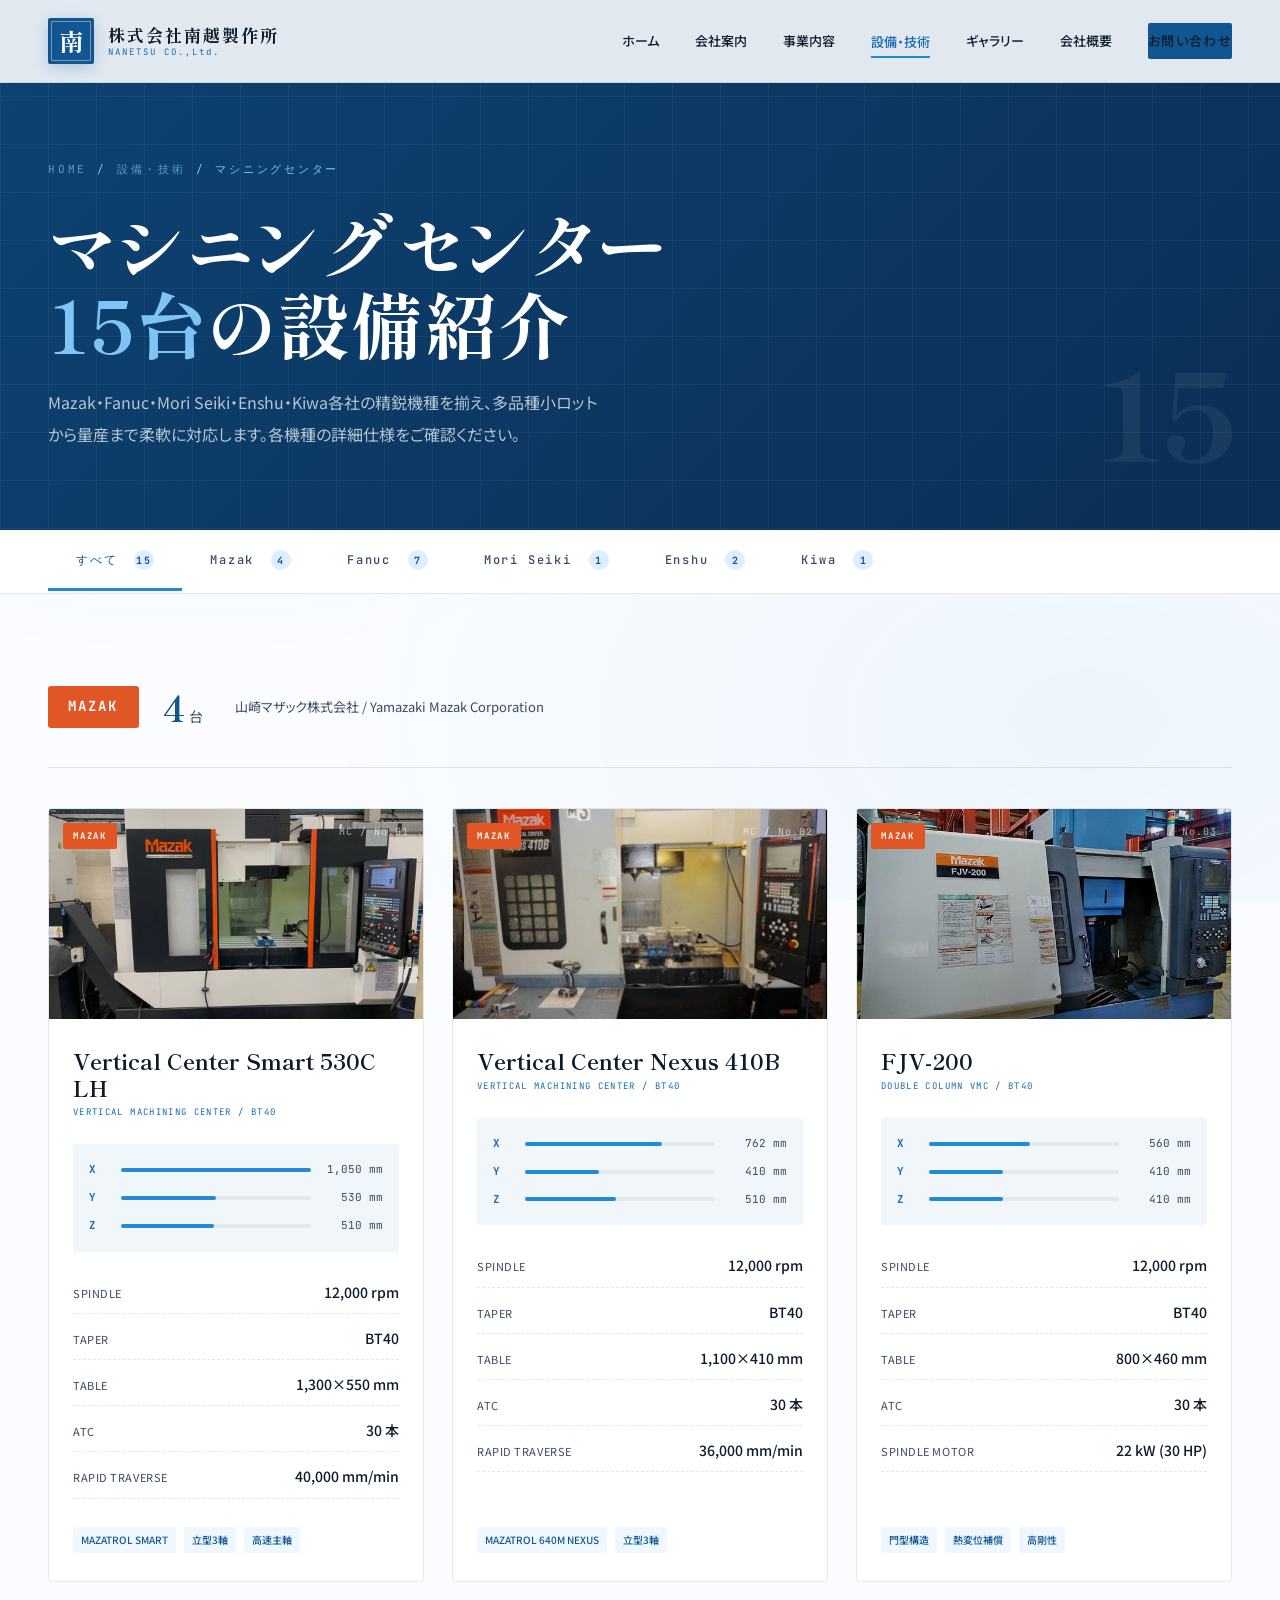
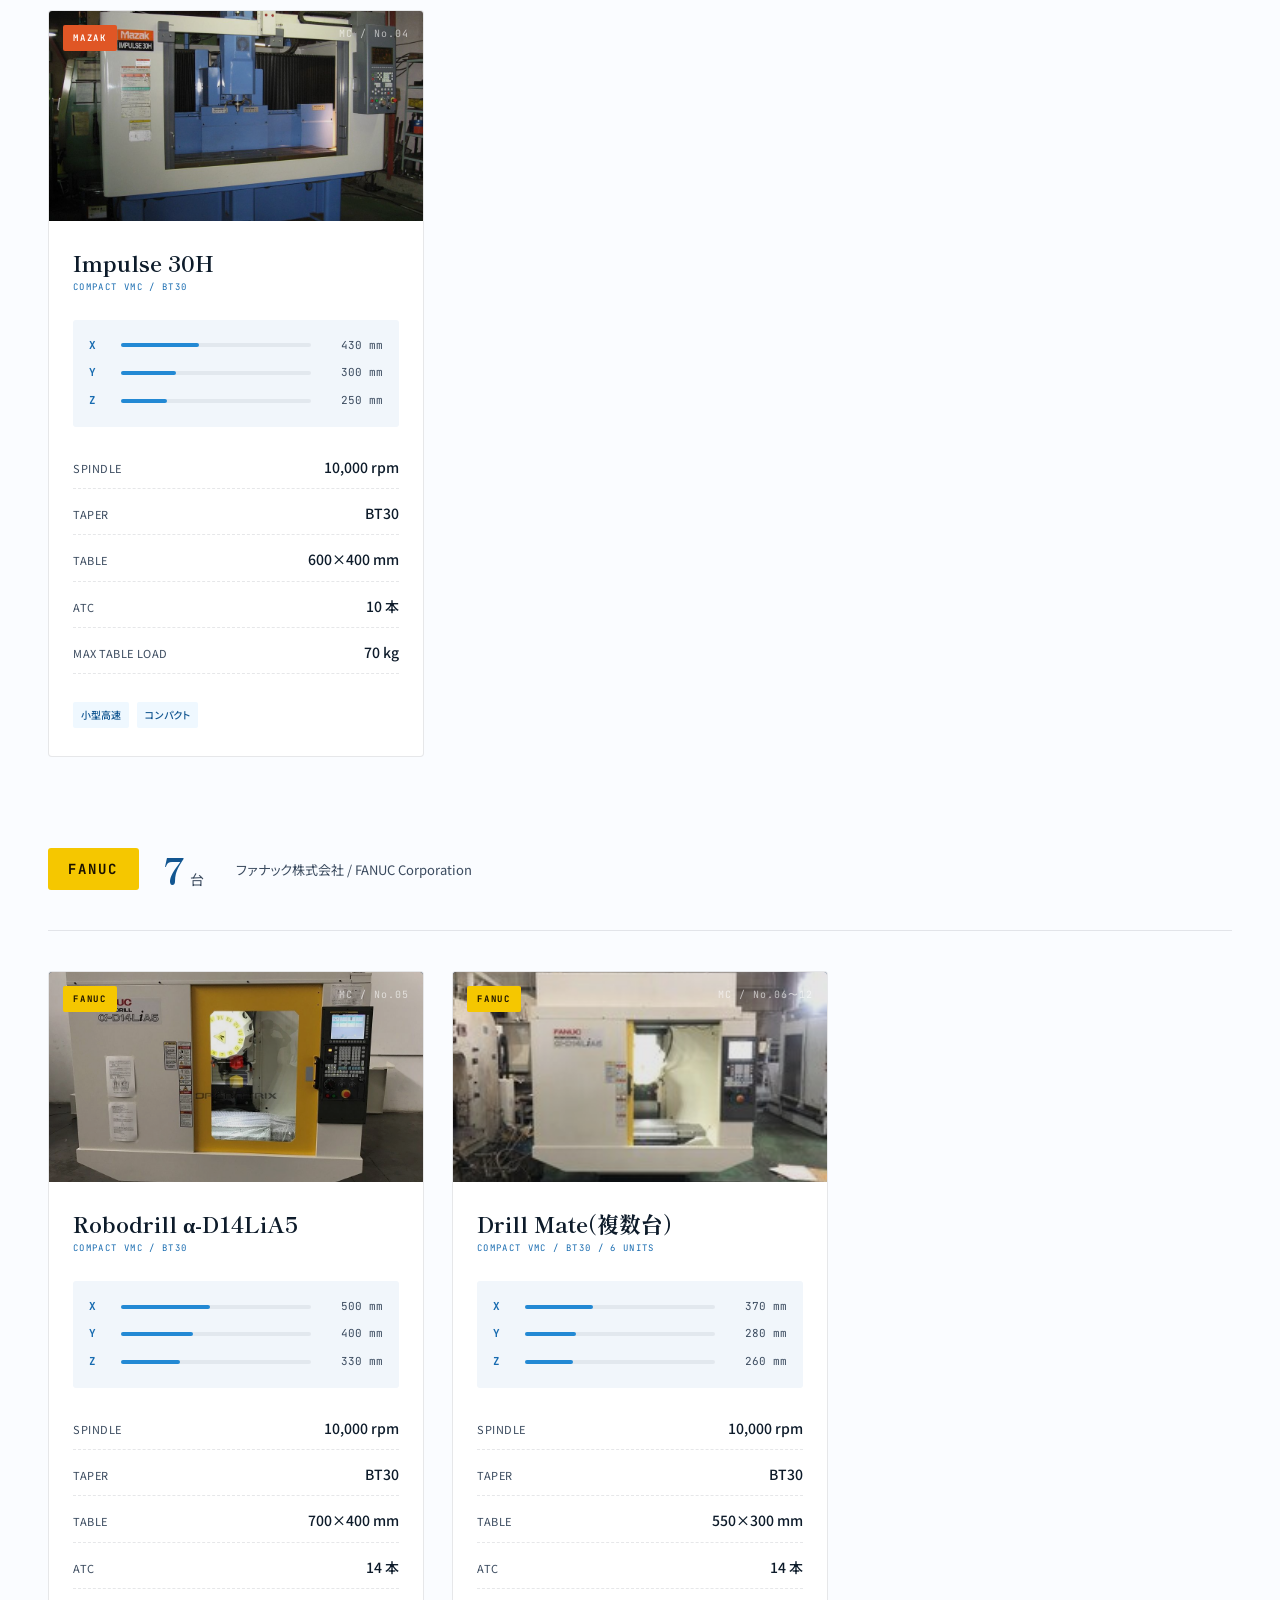
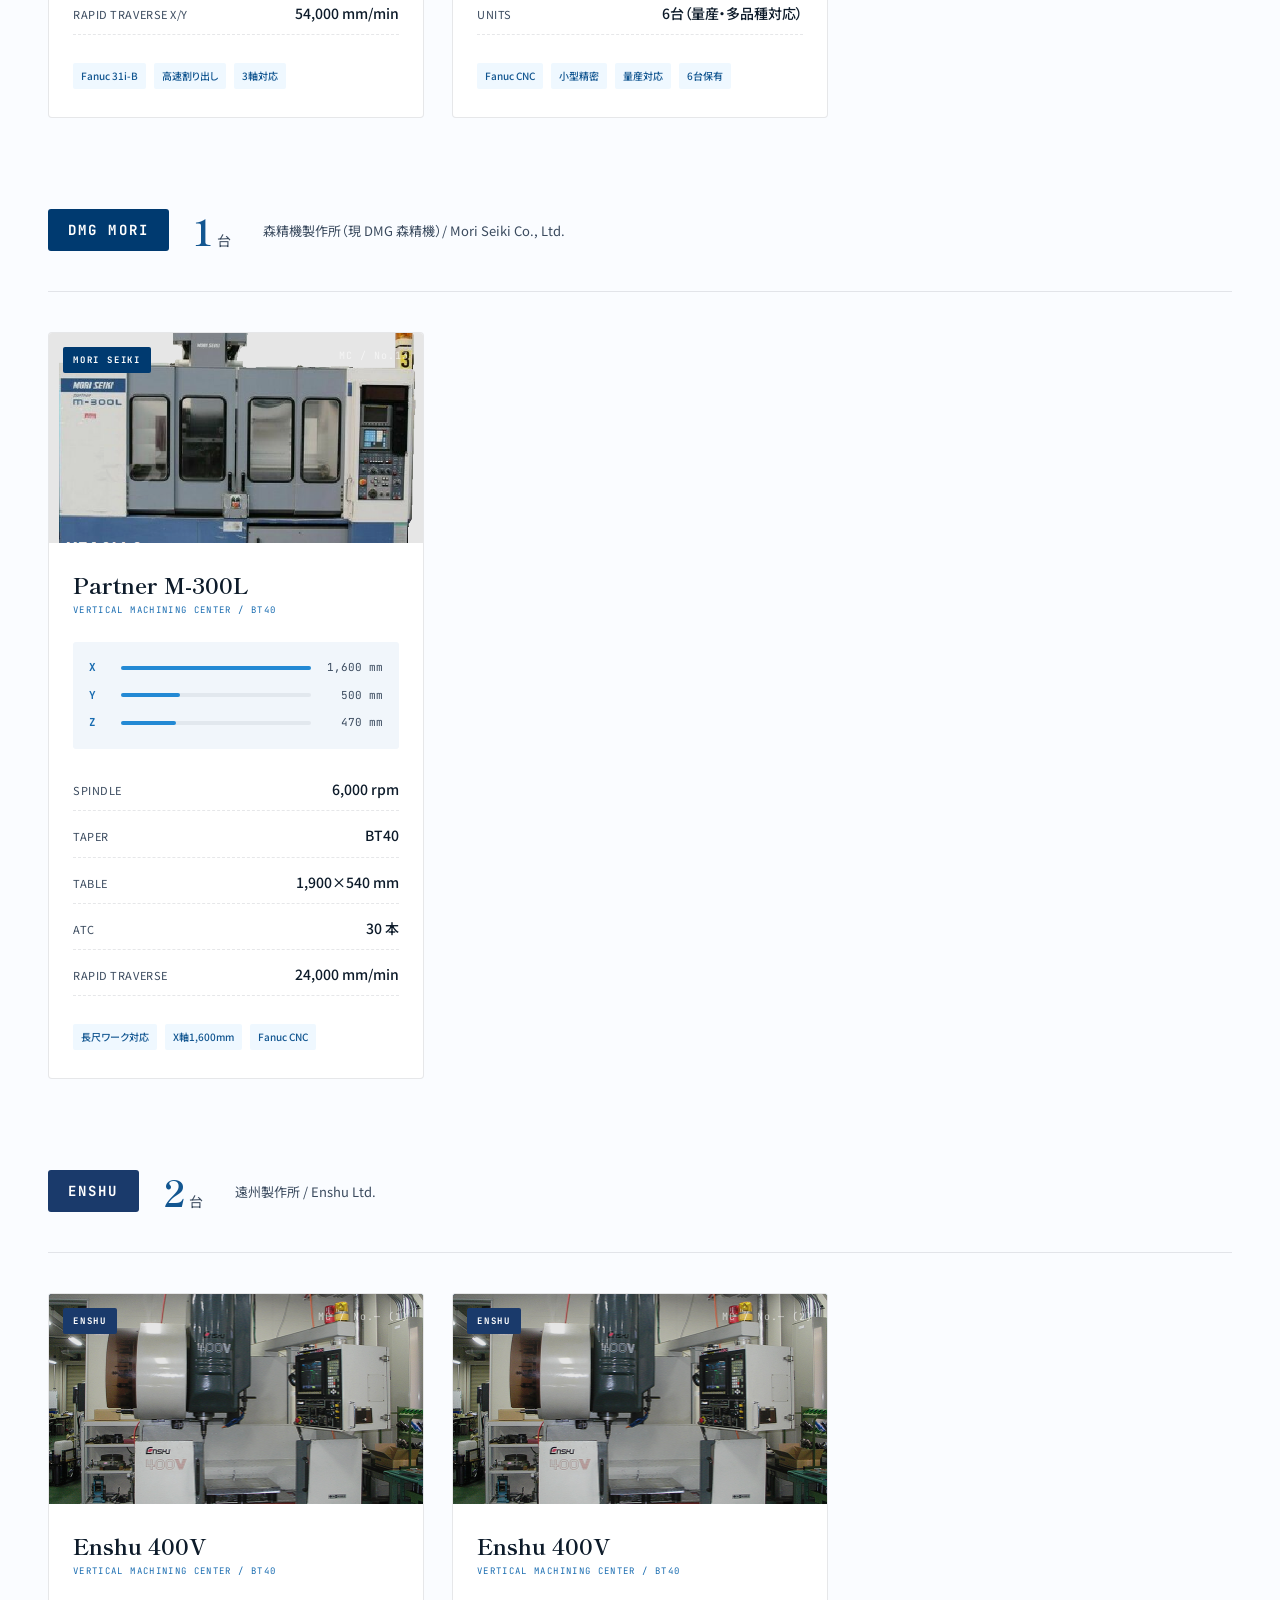
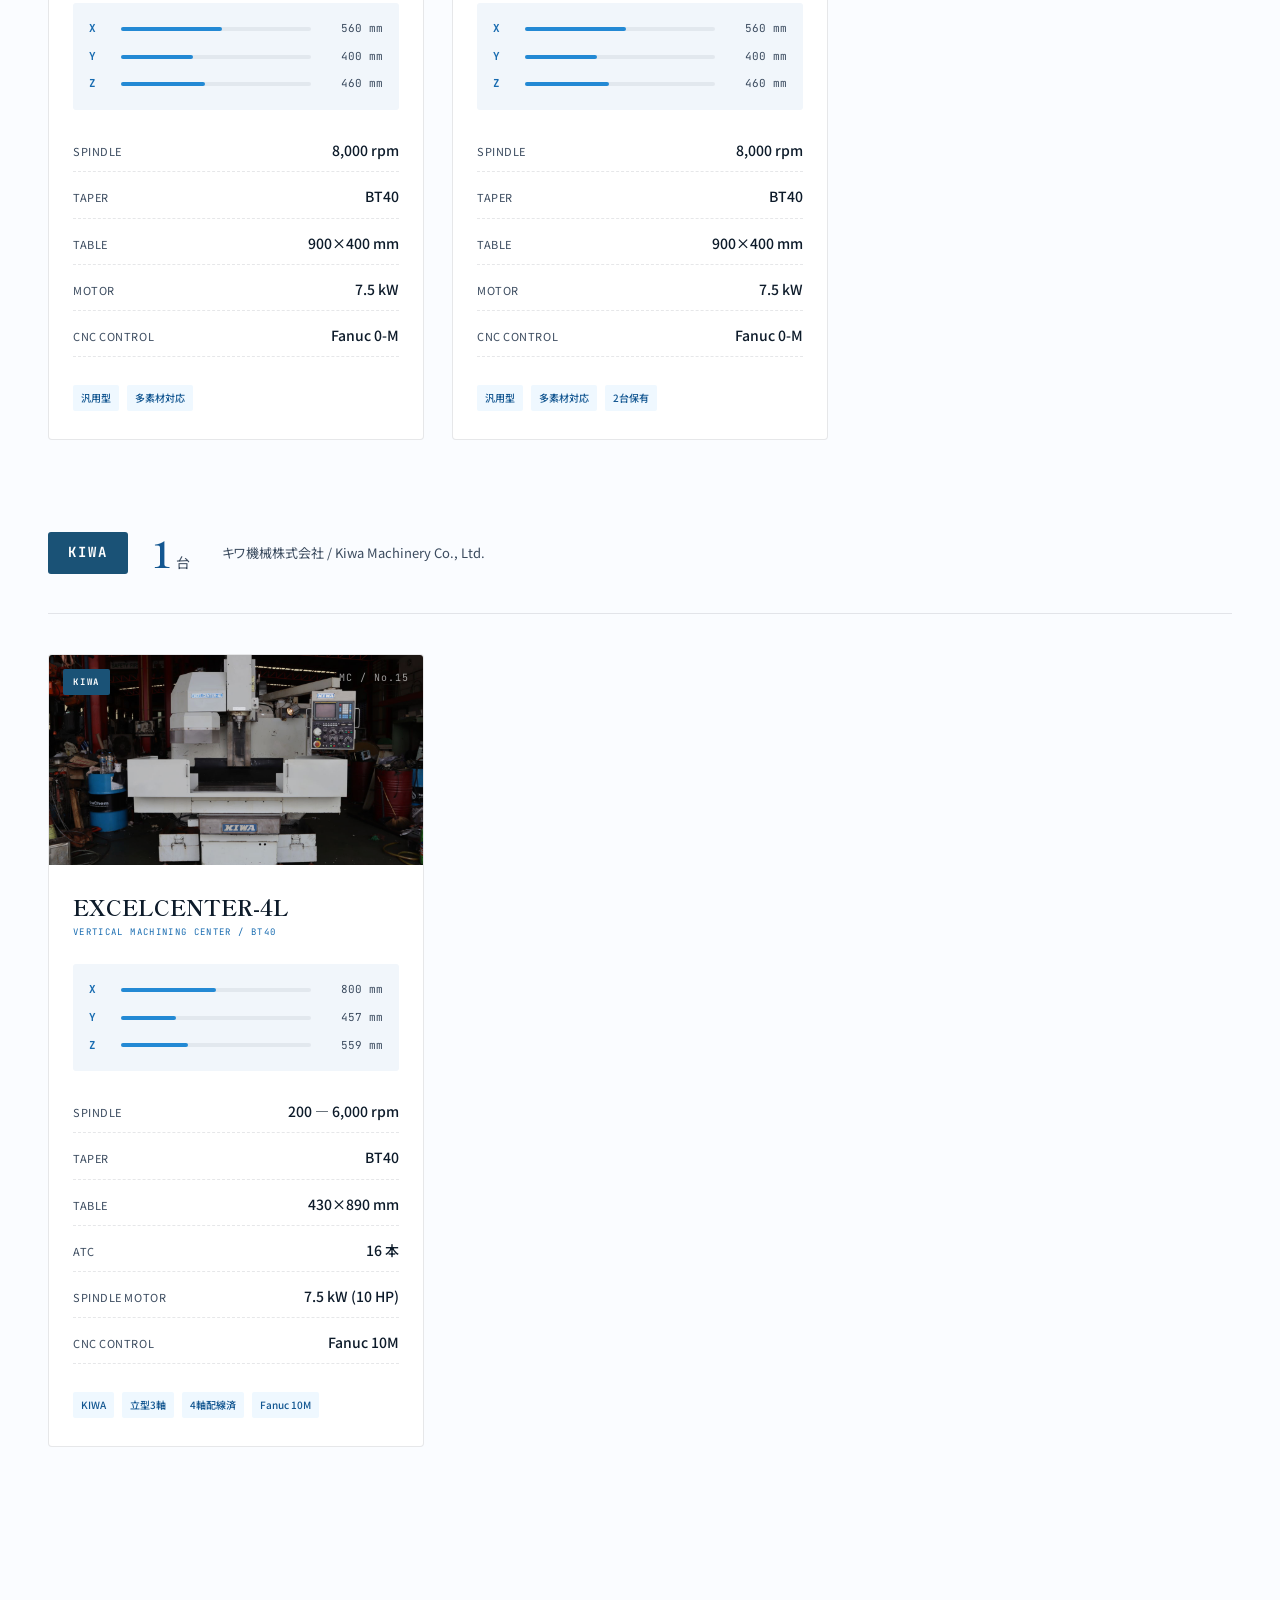
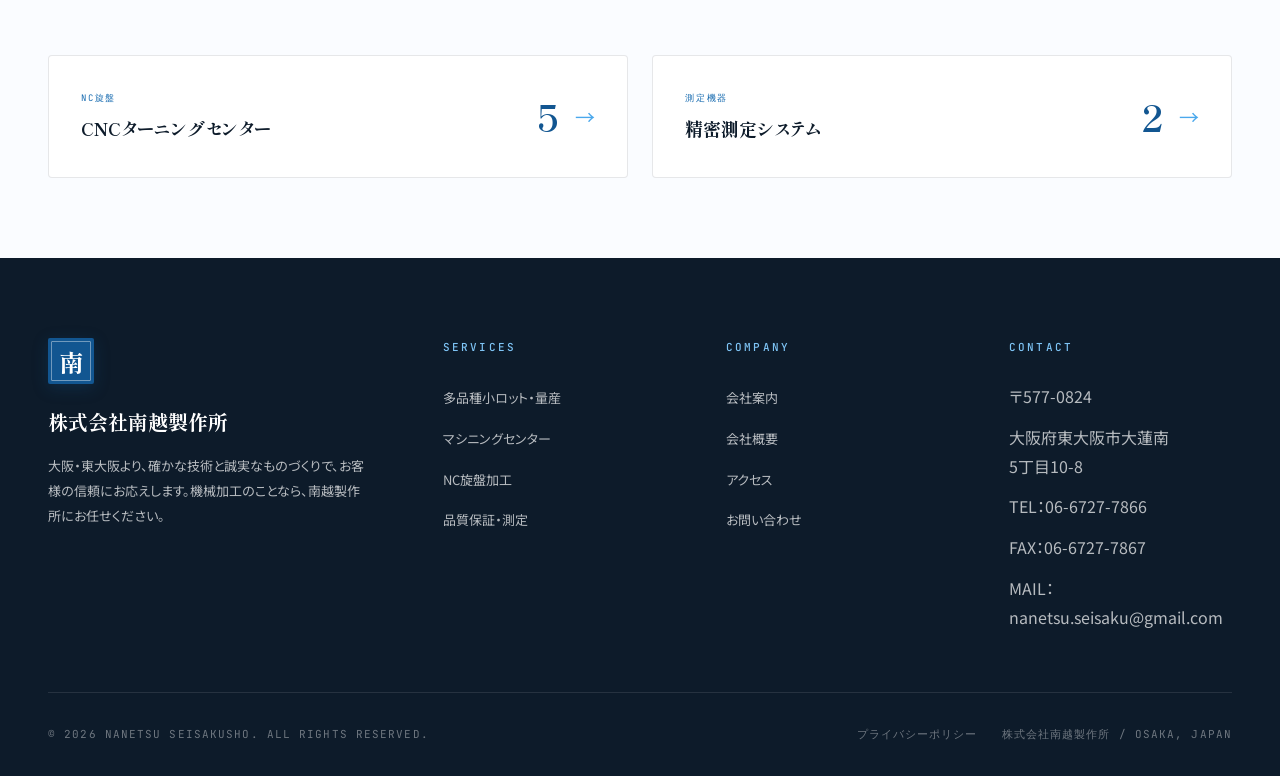
<file: mc.html>
﻿<!DOCTYPE html>
<html lang="ja">

<head>
  <meta charset="UTF-8">
  <meta name="viewport" content="width=device-width, initial-scale=1.0">
  <title>マシニングセンター設備一覧 | 株式会社南越製作所【Mazak・森精機・大阪東大阪】</title>
  <meta name="description" content="南越製作所のマシニングセンター設備一覧。Mazak・Fanuc・森精機・Enshu・Kiwaの15台を保有。最大加工サイズX:650×Y:510×Z:450mm、±0.01mm精度。大阪・東大阪でCNC機械加工のご依頼受付中。">
  <meta name="keywords" content="マシニングセンター,Mazak マシニング,森精機,CNC機械加工,フライス加工,精密加工 大阪,マシニングセンター 15台,立形マシニングセンター">
  <meta name="author" content="株式会社南越製作所">
  <meta name="robots" content="index, follow">
  <link rel="canonical" href="https://nanetsuseisaku.co.jp/mc.html">
  <meta property="og:type" content="website">
  <meta property="og:locale" content="ja_JP">
  <meta property="og:site_name" content="株式会社南越製作所">
  <meta property="og:title" content="マシニングセンター設備一覧 | 株式会社南越製作所【Mazak・森精機15台】">
  <meta property="og:description" content="Mazak・森精機等のマシニングセンター15台保有。X:650×Y:510×Z:450mm、±0.01mm精度のCNC機械加工。大阪・東大阪でご依頼受付中。">
  <meta property="og:url" content="https://nanetsuseisaku.co.jp/mc.html">
  <meta property="og:image" content="https://nanetsuseisaku.co.jp/images/ogp.jpg">
  <meta name="twitter:card" content="summary_large_image">
  <meta name="twitter:title" content="マシニングセンター設備一覧 | 株式会社南越製作所">
  <meta name="twitter:description" content="Mazak・森精機等のマシニングセンター15台。X:650×Y:510×Z:450mm、±0.01mm精度。大阪・東大阪。">
  <meta name="twitter:image" content="https://nanetsuseisaku.co.jp/images/ogp.jpg">
  <link rel="preconnect" href="https://fonts.googleapis.com">
  <link rel="preconnect" href="https://fonts.gstatic.com" crossorigin>
  <link
    href="https://fonts.googleapis.com/css2?family=Shippori+Mincho:wght@500;600;700;800&family=Noto+Sans+JP:wght@300;400;500;700&family=JetBrains+Mono:wght@400;500;700&display=swap"
    rel="stylesheet">
  <link rel="icon" href="favicon.svg" type="image/svg+xml">
  <link rel="stylesheet" href="css/style.css">
  <style>
    /* ===== FILTER BAR ===== */
    .filter-bar {
      background: #fff;
      border-bottom: 1px solid var(--line);
      padding: 0 48px;
      display: flex;
      gap: 0;
      position: sticky;
      top: 77px;
      z-index: 50;
    }

    .filter-btn {
      padding: 20px 28px;
      font-size: 12px;
      letter-spacing: .15em;
      font-family: 'JetBrains Mono', monospace;
      font-weight: 500;
      color: var(--steel);
      border: none;
      background: none;
      cursor: pointer;
      position: relative;
      transition: color .3s;
      border-bottom: 3px solid transparent;
    }

    .filter-btn::after {
      content: '';
      position: absolute;
      bottom: -1px;
      left: 0;
      right: 0;
      height: 3px;
      background: var(--sky-500);
      transform: scaleX(0);
      transition: transform .35s;
    }

    .filter-btn.active,
    .filter-btn:hover {
      color: var(--sky-700);
    }

    .filter-btn.active::after {
      transform: scaleX(1);
    }

    .filter-count {
      display: inline-flex;
      align-items: center;
      justify-content: center;
      width: 20px;
      height: 20px;
      border-radius: 50%;
      background: var(--sky-100);
      color: var(--sky-700);
      font-size: 10px;
      font-weight: 700;
      margin-left: 8px;
    }

    /* ===== MAIN CONTENT ===== */
    .content {
      padding: 80px 48px;
    }

    .brand-section {
      margin-bottom: 80px;
    }

    .brand-section[data-brand] {
      transition: opacity .4s;
    }

    .brand-section.hidden {
      display: none;
    }

    .brand-header {
      display: flex;
      align-items: center;
      gap: 24px;
      margin-bottom: 40px;
      padding-bottom: 28px;
      border-bottom: 1px solid var(--line);
    }

    .brand-logo-badge {
      height: 42px;
      display: flex;
      align-items: center;
      padding: 0 20px;
      border-radius: 3px;
      font-family: 'JetBrains Mono', monospace;
      font-weight: 700;
      font-size: 14px;
      letter-spacing: .15em;
    }

    .badge-mazak {
      background: #e05625;
      color: #fff;
    }

    .badge-fanuc {
      background: #f5c700;
      color: #1a1100;
    }

    .badge-moriseiki {
      background: #003A70;
      color: #fff;
    }

    .badge-enshu {
      background: #1a3a6b;
      color: #fff;
    }

    .brand-count {
      font-family: 'Shippori Mincho', serif;
      font-size: 36px;
      font-weight: 700;
      color: var(--sky-700);
    }

    .brand-count span {
      font-size: 14px;
      color: var(--steel);
      font-family: 'Noto Sans JP', sans-serif;
      font-weight: 400;
      margin-left: 4px;
    }

    /* ===== MACHINE CARDS GRID ===== */
    .machines-grid {
      display: grid;
      grid-template-columns: repeat(auto-fill, minmax(360px, 1fr));
      gap: 28px;
    }

    .machine-card {
      background: #fff;
      border: 1px solid var(--line);
      border-radius: 4px;
      overflow: hidden;
      transition: all .4s;
      display: flex;
      flex-direction: column;
    }

    .machine-card:hover {
      transform: translateY(-4px);
      box-shadow: 0 20px 48px -12px rgba(18, 86, 145, .16);
      border-color: var(--sky-200);
    }

    .mc-image {
      aspect-ratio: 16/9;
      background: var(--sky-900);
      position: relative;
      overflow: hidden;
    }

    .mc-image img {
      width: 100%;
      height: 100%;
      object-fit: cover;
      display: block;
      transition: transform .6s;
      filter: brightness(.9);
    }

    .machine-card:hover .mc-image img {
      transform: scale(1.05);
    }

    .mc-image-fallback {
      position: absolute;
      inset: 0;
      display: flex;
      align-items: center;
      justify-content: center;
      background: linear-gradient(135deg, var(--sky-800), var(--sky-900));
    }

    .mc-image-fallback .gear-icon {
      width: 72px;
      height: 72px;
      opacity: .25;
    }

    .mc-tag {
      position: absolute;
      top: 14px;
      left: 14px;
      font-family: 'JetBrains Mono', monospace;
      font-size: 9px;
      letter-spacing: .2em;
      font-weight: 700;
      padding: 5px 10px;
      border-radius: 2px;
    }

    .mc-tag.mazak {
      background: #e05625;
      color: #fff;
    }

    .mc-tag.fanuc {
      background: #f5c700;
      color: #1a1100;
    }

    .mc-tag.moriseiki {
      background: #003A70;
      color: #fff;
    }

    .mc-tag.enshu {
      background: #1a3a6b;
      color: #fff;
    }

    .mc-num {
      position: absolute;
      top: 14px;
      right: 14px;
      font-family: 'JetBrains Mono', monospace;
      font-size: 10px;
      color: rgba(255, 255, 255, .6);
      letter-spacing: .1em;
      z-index: 10;
    }

    .mc-body {
      padding: 28px 24px;
      flex-grow: 1;
      display: flex;
      flex-direction: column;
    }

    .mc-model {
      font-family: 'Shippori Mincho', serif;
      font-size: 22px;
      font-weight: 700;
      margin-bottom: 4px;
      line-height: 1.2;
    }

    .mc-type-en {
      font-family: 'JetBrains Mono', monospace;
      font-size: 9px;
      color: var(--sky-600);
      letter-spacing: .15em;
      margin-bottom: 24px;
    }

    .mc-specs {
      display: flex;
      flex-direction: column;
      gap: 12px;
      margin-bottom: 28px;
    }

    .mc-spec-item {
      display: flex;
      justify-content: space-between;
      align-items: baseline;
      padding-bottom: 8px;
      border-bottom: 1px dashed var(--line);
    }

    .mc-spec-label {
      font-size: 11px;
      color: var(--steel);
      letter-spacing: .05em;
    }

    .mc-spec-val {
      font-size: 14px;
      font-weight: 500;
    }

    .mc-travel-vis {
      background: var(--paper-2);
      padding: 16px;
      border-radius: 3px;
      margin-bottom: 28px;
    }

    .travel-row {
      display: grid;
      grid-template-columns: 20px 1fr 60px;
      gap: 12px;
      align-items: center;
      margin-bottom: 8px;
    }

    .travel-row:last-child {
      margin-bottom: 0;
    }

    .travel-axis {
      font-family: 'JetBrains Mono', monospace;
      font-size: 11px;
      font-weight: 700;
      color: var(--sky-600);
    }

    .travel-bar-bg {
      height: 4px;
      background: rgba(13, 27, 42, .06);
      border-radius: 2px;
      position: relative;
    }

    .travel-bar-fill {
      position: absolute;
      top: 0;
      left: 0;
      height: 100%;
      background: var(--sky-500);
      border-radius: 2px;
    }

    .travel-val {
      font-family: 'JetBrains Mono', monospace;
      font-size: 11px;
      color: var(--steel);
      text-align: right;
    }

    .mc-features {
      margin-top: auto;
      display: flex;
      flex-wrap: wrap;
      gap: 8px;
    }

    .mc-feat {
      font-size: 10px;
      background: var(--sky-50);
      color: var(--sky-700);
      padding: 4px 8px;
      border-radius: 2px;
      font-weight: 500;
    }

    /* ===== RESPONSIVE ===== */
    @media(max-width:1024px) {
      .page-hero {
        padding: 130px 24px 60px;
      }

      .filter-bar {
        padding: 0 24px;
        top: 73px;
      }

      .content {
        padding: 60px 24px;
      }

      .machines-grid {
        grid-template-columns: 1fr;
      }

      .hero-count {
        font-size: 80px;
        right: 24px;
      }
    }
  </style>
</head>

<body>

  <!-- ===== NAV ===== -->
  <div id="header-placeholder"></div>

  <!-- ===== PAGE HERO ===== -->
  <div class="page-hero">
    <div class="page-hero-inner">
      <div class="breadcrumb">
        <a href="index.html">HOME</a>
        <span>/</span>
        <a href="tech.html">設備・技術</a>
        <span>/</span>
        <span>マシニングセンター</span>
      </div>
      <h1>マシニングセンター<br><span class="blue">15台</span>の設備紹介</h1>
      <p class="page-hero-sub">
        Mazak・Fanuc・Mori Seiki・Enshu・Kiwa各社の精鋭機種を揃え、多品種小ロットから量産まで柔軟に対応します。各機種の詳細仕様をご確認ください。
      </p>
    </div>
    <div class="hero-count">15</div>
  </div>

  <!-- ===== FILTER BAR ===== -->
  <div class="filter-bar">
    <button class="filter-btn active" data-filter="all" onclick="filterBrand('all',this)">
      すべて <span class="filter-count">15</span>
    </button>
    <button class="filter-btn" data-filter="mazak" onclick="filterBrand('mazak',this)">
      Mazak <span class="filter-count">4</span>
    </button>
    <button class="filter-btn" data-filter="fanuc" onclick="filterBrand('fanuc',this)">
      Fanuc <span class="filter-count">7</span>
    </button>
    <button class="filter-btn" data-filter="moriseiki" onclick="filterBrand('moriseiki',this)">
      Mori Seiki <span class="filter-count">1</span>
    </button>
    <button class="filter-btn" data-filter="enshu" onclick="filterBrand('enshu',this)">
      Enshu <span class="filter-count">2</span>
    </button>
    <button class="filter-btn" data-filter="kiwa" onclick="filterBrand('kiwa',this)">
      Kiwa <span class="filter-count">1</span>
    </button>
  </div>

  <!-- ===== CONTENT ===== -->
  <div class="content">

    <!-- ===== MAZAK ===== -->
    <div class="brand-section" data-brand="mazak">
      <div class="brand-header">
        <div class="brand-logo-badge badge-mazak">MAZAK</div>
        <div class="brand-count">4<span>台</span></div>
        <div style="font-size:13px;color:var(--steel);margin-left:8px">山崎マザック株式会社 / Yamazaki Mazak Corporation</div>
      </div>
      <div class="machines-grid">

        <!-- Mazak VCS 530C LH -->
        <div class="machine-card">
          <div class="mc-image">
            <img src="images/machine/machine-mc/Vertical-Center-Smart-530C-LH.jpg" loading="lazy"
              onerror="this.style.display='none';this.parentNode.querySelector('.mc-image-fallback').style.display='flex'"
              alt="Mazak Vertical Center Smart 530C LH">
            <div class="mc-image-fallback" style="display:none">
              <svg class="gear-icon" viewBox="0 0 80 80" fill="none" xmlns="http://www.w3.org/2000/svg">
                <circle cx="40" cy="40" r="36" stroke="rgba(255,255,255,.4)" stroke-width="1" />
                <circle cx="40" cy="40" r="24" stroke="rgba(255,255,255,.4)" stroke-width="1" />
                <circle cx="40" cy="40" r="8" fill="rgba(125,196,245,.5)" />
              </svg>
            </div>
            <span class="mc-tag mazak">MAZAK</span>
            <span class="mc-num">MC / No.01</span>
          </div>
          <div class="mc-body">
            <div class="mc-model">Vertical Center Smart 530C LH</div>
            <span class="mc-type-en">VERTICAL MACHINING CENTER / BT40</span>
            <div class="mc-travel-vis">
              <div class="travel-row">
                <span class="travel-axis">X</span>
                <div class="travel-bar-bg">
                  <div class="travel-bar-fill" style="width:100%"></div>
                </div>
                <span class="travel-val">1,050 mm</span>
              </div>
              <div class="travel-row">
                <span class="travel-axis">Y</span>
                <div class="travel-bar-bg">
                  <div class="travel-bar-fill" style="width:50%"></div>
                </div>
                <span class="travel-val">530 mm</span>
              </div>
              <div class="travel-row">
                <span class="travel-axis">Z</span>
                <div class="travel-bar-bg">
                  <div class="travel-bar-fill" style="width:49%"></div>
                </div>
                <span class="travel-val">510 mm</span>
              </div>
            </div>
            <div class="mc-specs">
              <div class="mc-spec-item">
                <span class="mc-spec-label">SPINDLE</span>
                <span class="mc-spec-val highlight">12,000 rpm</span>
              </div>
              <div class="mc-spec-item">
                <span class="mc-spec-label">TAPER</span>
                <span class="mc-spec-val">BT40</span>
              </div>
              <div class="mc-spec-item">
                <span class="mc-spec-label">TABLE</span>
                <span class="mc-spec-val">1,300×550 mm</span>
              </div>
              <div class="mc-spec-item">
                <span class="mc-spec-label">ATC</span>
                <span class="mc-spec-val">30 本</span>
              </div>
              <div class="mc-spec-item full">
                <span class="mc-spec-label">RAPID TRAVERSE</span>
                <span class="mc-spec-val">40,000 mm/min</span>
              </div>
            </div>
            <div class="mc-features">
              <span class="mc-feat">MAZATROL SMART</span>
              <span class="mc-feat">立型3軸</span>
              <span class="mc-feat">高速主軸</span>
            </div>
          </div>
        </div>

        <!-- Mazak VCN 410B -->
        <div class="machine-card">
          <div class="mc-image">
            <img src="images/machine/machine-mc/Vertical-Center-Nexus-410B.jpg" loading="lazy"
              onerror="this.style.display='none';this.parentNode.querySelector('.mc-image-fallback').style.display='flex'"
              alt="Mazak Vertical Center Nexus 410B">
            <div class="mc-image-fallback" style="display:none">
              <svg class="gear-icon" viewBox="0 0 80 80" fill="none">
                <circle cx="40" cy="40" r="36" stroke="rgba(255,255,255,.4)" stroke-width="1" />
                <circle cx="40" cy="40" r="24" stroke="rgba(255,255,255,.4)" stroke-width="1" />
                <circle cx="40" cy="40" r="8" fill="rgba(125,196,245,.5)" />
              </svg>
            </div>
            <span class="mc-tag mazak">MAZAK</span>
            <span class="mc-num">MC / No.02</span>
          </div>
          <div class="mc-body">
            <div class="mc-model">Vertical Center Nexus 410B</div>
            <span class="mc-type-en">VERTICAL MACHINING CENTER / BT40</span>
            <div class="mc-travel-vis">
              <div class="travel-row">
                <span class="travel-axis">X</span>
                <div class="travel-bar-bg">
                  <div class="travel-bar-fill" style="width:72%"></div>
                </div>
                <span class="travel-val">762 mm</span>
              </div>
              <div class="travel-row">
                <span class="travel-axis">Y</span>
                <div class="travel-bar-bg">
                  <div class="travel-bar-fill" style="width:39%"></div>
                </div>
                <span class="travel-val">410 mm</span>
              </div>
              <div class="travel-row">
                <span class="travel-axis">Z</span>
                <div class="travel-bar-bg">
                  <div class="travel-bar-fill" style="width:48%"></div>
                </div>
                <span class="travel-val">510 mm</span>
              </div>
            </div>
            <div class="mc-specs">
              <div class="mc-spec-item">
                <span class="mc-spec-label">SPINDLE</span>
                <span class="mc-spec-val highlight">12,000 rpm</span>
              </div>
              <div class="mc-spec-item">
                <span class="mc-spec-label">TAPER</span>
                <span class="mc-spec-val">BT40</span>
              </div>
              <div class="mc-spec-item">
                <span class="mc-spec-label">TABLE</span>
                <span class="mc-spec-val">1,100×410 mm</span>
              </div>
              <div class="mc-spec-item">
                <span class="mc-spec-label">ATC</span>
                <span class="mc-spec-val">30 本</span>
              </div>
              <div class="mc-spec-item full">
                <span class="mc-spec-label">RAPID TRAVERSE</span>
                <span class="mc-spec-val">36,000 mm/min</span>
              </div>
            </div>
            <div class="mc-features">
              <span class="mc-feat">MAZATROL 640M NEXUS</span>
              <span class="mc-feat">立型3軸</span>
            </div>
          </div>
        </div>

        <!-- Mazak FJV-200 -->
        <div class="machine-card">
          <div class="mc-image">
            <img src="images/machine/machine-mc/FJV-200.jpg" loading="lazy"
              onerror="this.style.display='none';this.parentNode.querySelector('.mc-image-fallback').style.display='flex'"
              alt="Mazak FJV-200">
            <div class="mc-image-fallback" style="display:none">
              <svg class="gear-icon" viewBox="0 0 80 80" fill="none">
                <circle cx="40" cy="40" r="36" stroke="rgba(255,255,255,.4)" stroke-width="1" />
                <circle cx="40" cy="40" r="24" stroke="rgba(255,255,255,.4)" stroke-width="1" />
                <circle cx="40" cy="40" r="8" fill="rgba(125,196,245,.5)" />
              </svg>
            </div>
            <span class="mc-tag mazak">MAZAK</span>
            <span class="mc-num">MC / No.03</span>
          </div>
          <div class="mc-body">
            <div class="mc-model">FJV-200</div>
            <span class="mc-type-en">DOUBLE COLUMN VMC / BT40</span>
            <div class="mc-travel-vis">
              <div class="travel-row">
                <span class="travel-axis">X</span>
                <div class="travel-bar-bg">
                  <div class="travel-bar-fill" style="width:53%"></div>
                </div>
                <span class="travel-val">560 mm</span>
              </div>
              <div class="travel-row">
                <span class="travel-axis">Y</span>
                <div class="travel-bar-bg">
                  <div class="travel-bar-fill" style="width:39%"></div>
                </div>
                <span class="travel-val">410 mm</span>
              </div>
              <div class="travel-row">
                <span class="travel-axis">Z</span>
                <div class="travel-bar-bg">
                  <div class="travel-bar-fill" style="width:39%"></div>
                </div>
                <span class="travel-val">410 mm</span>
              </div>
            </div>
            <div class="mc-specs">
              <div class="mc-spec-item">
                <span class="mc-spec-label">SPINDLE</span>
                <span class="mc-spec-val highlight">12,000 rpm</span>
              </div>
              <div class="mc-spec-item">
                <span class="mc-spec-label">TAPER</span>
                <span class="mc-spec-val">BT40</span>
              </div>
              <div class="mc-spec-item">
                <span class="mc-spec-label">TABLE</span>
                <span class="mc-spec-val">800×460 mm</span>
              </div>
              <div class="mc-spec-item">
                <span class="mc-spec-label">ATC</span>
                <span class="mc-spec-val">30 本</span>
              </div>
              <div class="mc-spec-item full">
                <span class="mc-spec-label">SPINDLE MOTOR</span>
                <span class="mc-spec-val">22 kW (30 HP)</span>
              </div>
            </div>
            <div class="mc-features">
              <span class="mc-feat">門型構造</span>
              <span class="mc-feat">熱変位補償</span>
              <span class="mc-feat">高剛性</span>
            </div>
          </div>
        </div>

        <!-- Mazak Impulse 30H -->
        <div class="machine-card">
          <div class="mc-image">
            <img src="images/machine/machine-mc/Mazak-IMPULSE-30H.jfif" loading="lazy"
              onerror="this.style.display='none';this.parentNode.querySelector('.mc-image-fallback').style.display='flex'"
              alt="Mazak Impulse 30H">
            <div class="mc-image-fallback" style="display:none">
              <svg class="gear-icon" viewBox="0 0 80 80" fill="none">
                <circle cx="40" cy="40" r="36" stroke="rgba(255,255,255,.4)" stroke-width="1" />
                <circle cx="40" cy="40" r="24" stroke="rgba(255,255,255,.4)" stroke-width="1" />
                <circle cx="40" cy="40" r="8" fill="rgba(125,196,245,.5)" />
              </svg>
            </div>
            <span class="mc-tag mazak">MAZAK</span>
            <span class="mc-num">MC / No.04</span>
          </div>
          <div class="mc-body">
            <div class="mc-model">Impulse 30H</div>
            <span class="mc-type-en">COMPACT VMC / BT30</span>
            <div class="mc-travel-vis">
              <div class="travel-row">
                <span class="travel-axis">X</span>
                <div class="travel-bar-bg">
                  <div class="travel-bar-fill" style="width:41%"></div>
                </div>
                <span class="travel-val">430 mm</span>
              </div>
              <div class="travel-row">
                <span class="travel-axis">Y</span>
                <div class="travel-bar-bg">
                  <div class="travel-bar-fill" style="width:29%"></div>
                </div>
                <span class="travel-val">300 mm</span>
              </div>
              <div class="travel-row">
                <span class="travel-axis">Z</span>
                <div class="travel-bar-bg">
                  <div class="travel-bar-fill" style="width:24%"></div>
                </div>
                <span class="travel-val">250 mm</span>
              </div>
            </div>
            <div class="mc-specs">
              <div class="mc-spec-item">
                <span class="mc-spec-label">SPINDLE</span>
                <span class="mc-spec-val highlight">10,000 rpm</span>
              </div>
              <div class="mc-spec-item">
                <span class="mc-spec-label">TAPER</span>
                <span class="mc-spec-val">BT30</span>
              </div>
              <div class="mc-spec-item">
                <span class="mc-spec-label">TABLE</span>
                <span class="mc-spec-val">600×400 mm</span>
              </div>
              <div class="mc-spec-item">
                <span class="mc-spec-label">ATC</span>
                <span class="mc-spec-val">10 本</span>
              </div>
              <div class="mc-spec-item full">
                <span class="mc-spec-label">MAX TABLE LOAD</span>
                <span class="mc-spec-val">70 kg</span>
              </div>
            </div>
            <div class="mc-features">
              <span class="mc-feat">小型高速</span>
              <span class="mc-feat">コンパクト</span>
            </div>
          </div>
        </div>

      </div><!-- /mazak grid -->
    </div><!-- /mazak section -->

    <!-- ===== FANUC ===== -->
    <div class="brand-section" data-brand="fanuc">
      <div class="brand-header">
        <div class="brand-logo-badge badge-fanuc">FANUC</div>
        <div class="brand-count">7<span>台</span></div>
        <div style="font-size:13px;color:var(--steel);margin-left:8px">ファナック株式会社 / FANUC Corporation</div>
      </div>
      <div class="machines-grid">

        <!-- Fanuc Robodrill D14LiA5 -->
        <div class="machine-card">
          <div class="mc-image">
            <img src="images/machine/machine-mc/Robodrill-α-D14LiA5.jpg" loading="lazy"
              onerror="this.style.display='none';this.parentNode.querySelector('.mc-image-fallback').style.display='flex'"
              alt="Fanuc Robodrill alpha-D14LiA5">
            <div class="mc-image-fallback" style="display:none">
              <svg class="gear-icon" viewBox="0 0 80 80" fill="none">
                <circle cx="40" cy="40" r="36" stroke="rgba(255,255,255,.4)" stroke-width="1" />
                <circle cx="40" cy="40" r="24" stroke="rgba(255,255,255,.4)" stroke-width="1" />
                <circle cx="40" cy="40" r="8" fill="rgba(125,196,245,.5)" />
              </svg>
            </div>
            <span class="mc-tag fanuc">FANUC</span>
            <span class="mc-num">MC / No.05</span>
          </div>
          <div class="mc-body">
            <div class="mc-model">Robodrill α-D14LiA5</div>
            <span class="mc-type-en">COMPACT VMC / BT30</span>
            <div class="mc-travel-vis">
              <div class="travel-row">
                <span class="travel-axis">X</span>
                <div class="travel-bar-bg">
                  <div class="travel-bar-fill" style="width:47%"></div>
                </div>
                <span class="travel-val">500 mm</span>
              </div>
              <div class="travel-row">
                <span class="travel-axis">Y</span>
                <div class="travel-bar-bg">
                  <div class="travel-bar-fill" style="width:38%"></div>
                </div>
                <span class="travel-val">400 mm</span>
              </div>
              <div class="travel-row">
                <span class="travel-axis">Z</span>
                <div class="travel-bar-bg">
                  <div class="travel-bar-fill" style="width:31%"></div>
                </div>
                <span class="travel-val">330 mm</span>
              </div>
            </div>
            <div class="mc-specs">
              <div class="mc-spec-item">
                <span class="mc-spec-label">SPINDLE</span>
                <span class="mc-spec-val highlight">10,000 rpm</span>
              </div>
              <div class="mc-spec-item">
                <span class="mc-spec-label">TAPER</span>
                <span class="mc-spec-val">BT30</span>
              </div>
              <div class="mc-spec-item">
                <span class="mc-spec-label">TABLE</span>
                <span class="mc-spec-val">700×400 mm</span>
              </div>
              <div class="mc-spec-item">
                <span class="mc-spec-label">ATC</span>
                <span class="mc-spec-val">14 本</span>
              </div>
              <div class="mc-spec-item full">
                <span class="mc-spec-label">RAPID TRAVERSE X/Y</span>
                <span class="mc-spec-val">54,000 mm/min</span>
              </div>
            </div>
            <div class="mc-features">
              <span class="mc-feat">Fanuc 31i-B</span>
              <span class="mc-feat">高速割り出し</span>
              <span class="mc-feat">3軸対応</span>
            </div>
          </div>
        </div>

        <!-- Fanuc Drill Mate x6 -->
        <div class="machine-card">
          <div class="mc-image">
            <img src="images/machine/machine-mc/Drill-Mate.jfif" loading="lazy"
              onerror="this.style.display='none';this.parentNode.querySelector('.mc-image-fallback').style.display='flex'"
              alt="Fanuc Drill Mate">
            <div class="mc-image-fallback" style="display:none">
              <svg class="gear-icon" viewBox="0 0 80 80" fill="none">
                <circle cx="40" cy="40" r="36" stroke="rgba(255,255,255,.4)" stroke-width="1" />
                <circle cx="40" cy="40" r="24" stroke="rgba(255,255,255,.4)" stroke-width="1" />
                <circle cx="40" cy="40" r="8" fill="rgba(125,196,245,.5)" />
              </svg>
            </div>
            <span class="mc-tag fanuc">FANUC</span>
            <span class="mc-num">MC / No.06〜12</span>
          </div>
          <div class="mc-body">
            <div class="mc-model">Drill Mate（複数台）</div>
            <span class="mc-type-en">COMPACT VMC / BT30 / 6 UNITS</span>
            <div class="mc-travel-vis">
              <div class="travel-row">
                <span class="travel-axis">X</span>
                <div class="travel-bar-bg">
                  <div class="travel-bar-fill" style="width:36%"></div>
                </div>
                <span class="travel-val">370 mm</span>
              </div>
              <div class="travel-row">
                <span class="travel-axis">Y</span>
                <div class="travel-bar-bg">
                  <div class="travel-bar-fill" style="width:27%"></div>
                </div>
                <span class="travel-val">280 mm</span>
              </div>
              <div class="travel-row">
                <span class="travel-axis">Z</span>
                <div class="travel-bar-bg">
                  <div class="travel-bar-fill" style="width:25%"></div>
                </div>
                <span class="travel-val">260 mm</span>
              </div>
            </div>
            <div class="mc-specs">
              <div class="mc-spec-item">
                <span class="mc-spec-label">SPINDLE</span>
                <span class="mc-spec-val highlight">10,000 rpm</span>
              </div>
              <div class="mc-spec-item">
                <span class="mc-spec-label">TAPER</span>
                <span class="mc-spec-val">BT30</span>
              </div>
              <div class="mc-spec-item">
                <span class="mc-spec-label">TABLE</span>
                <span class="mc-spec-val">550×300 mm</span>
              </div>
              <div class="mc-spec-item">
                <span class="mc-spec-label">ATC</span>
                <span class="mc-spec-val">14 本</span>
              </div>
              <div class="mc-spec-item full">
                <span class="mc-spec-label">UNITS</span>
                <span class="mc-spec-val">6台（量産・多品種対応）</span>
              </div>
            </div>
            <div class="mc-features">
              <span class="mc-feat">Fanuc CNC</span>
              <span class="mc-feat">小型精密</span>
              <span class="mc-feat">量産対応</span>
              <span class="mc-feat">6台保有</span>
            </div>
          </div>
        </div>

      </div><!-- /fanuc grid -->
    </div><!-- /fanuc section -->

    <!-- ===== MORI SEIKI ===== -->
    <div class="brand-section" data-brand="moriseiki">
      <div class="brand-header">
        <div class="brand-logo-badge badge-moriseiki">DMG MORI</div>
        <div class="brand-count">1<span>台</span></div>
        <div style="font-size:13px;color:var(--steel);margin-left:8px">森精機製作所（現 DMG 森精機）/ Mori Seiki Co., Ltd.</div>
      </div>
      <div class="machines-grid">

        <!-- Mori Seiki M-300L -->
        <div class="machine-card">
          <div class="mc-image">
            <img src="images/machine/machine-mc/Mori-Seiki-Partner-M-300L.png" loading="lazy"
              onerror="this.style.display='none';this.parentNode.querySelector('.mc-image-fallback').style.display='flex'"
              alt="Mori Seiki Partner M-300L">
            <div class="mc-image-fallback" style="display:none">
              <svg class="gear-icon" viewBox="0 0 80 80" fill="none">
                <circle cx="40" cy="40" r="36" stroke="rgba(255,255,255,.4)" stroke-width="1" />
                <circle cx="40" cy="40" r="24" stroke="rgba(255,255,255,.4)" stroke-width="1" />
                <circle cx="40" cy="40" r="8" fill="rgba(125,196,245,.5)" />
              </svg>
            </div>
            <span class="mc-tag moriseiki">MORI SEIKI</span>
            <span class="mc-num">MC / No.13</span>
          </div>
          <div class="mc-body">
            <div class="mc-model">Partner M-300L</div>
            <span class="mc-type-en">VERTICAL MACHINING CENTER / BT40</span>
            <div class="mc-travel-vis">
              <div class="travel-row">
                <span class="travel-axis">X</span>
                <div class="travel-bar-bg">
                  <div class="travel-bar-fill" style="width:100%"></div>
                </div>
                <span class="travel-val">1,600 mm</span>
              </div>
              <div class="travel-row">
                <span class="travel-axis">Y</span>
                <div class="travel-bar-bg">
                  <div class="travel-bar-fill" style="width:31%"></div>
                </div>
                <span class="travel-val">500 mm</span>
              </div>
              <div class="travel-row">
                <span class="travel-axis">Z</span>
                <div class="travel-bar-bg">
                  <div class="travel-bar-fill" style="width:29%"></div>
                </div>
                <span class="travel-val">470 mm</span>
              </div>
            </div>
            <div class="mc-specs">
              <div class="mc-spec-item">
                <span class="mc-spec-label">SPINDLE</span>
                <span class="mc-spec-val highlight">6,000 rpm</span>
              </div>
              <div class="mc-spec-item">
                <span class="mc-spec-label">TAPER</span>
                <span class="mc-spec-val">BT40</span>
              </div>
              <div class="mc-spec-item">
                <span class="mc-spec-label">TABLE</span>
                <span class="mc-spec-val">1,900×540 mm</span>
              </div>
              <div class="mc-spec-item">
                <span class="mc-spec-label">ATC</span>
                <span class="mc-spec-val">30 本</span>
              </div>
              <div class="mc-spec-item full">
                <span class="mc-spec-label">RAPID TRAVERSE</span>
                <span class="mc-spec-val">24,000 mm/min</span>
              </div>
            </div>
            <div class="mc-features">
              <span class="mc-feat">長尺ワーク対応</span>
              <span class="mc-feat">X軸1,600mm</span>
              <span class="mc-feat">Fanuc CNC</span>
            </div>
          </div>
        </div>

      </div>
    </div>

    <!-- ===== ENSHU ===== -->
    <div class="brand-section" data-brand="enshu">
      <div class="brand-header">
        <div class="brand-logo-badge badge-enshu">ENSHU</div>
        <div class="brand-count">2<span>台</span></div>
        <div style="font-size:13px;color:var(--steel);margin-left:8px">遠州製作所 / Enshu Ltd.</div>
      </div>
      <div class="machines-grid">

        <!-- Enshu 400V (Unit 1) -->
        <div class="machine-card">
          <div class="mc-image">
            <img src="images/machine/machine-mc/Enshu-400V.webp" loading="lazy"
              onerror="this.style.display='none';this.parentNode.querySelector('.mc-image-fallback').style.display='flex'"
              alt="Enshu 400V">
            <div class="mc-image-fallback" style="display:none">
              <svg class="gear-icon" viewBox="0 0 80 80" fill="none">
                <circle cx="40" cy="40" r="36" stroke="rgba(255,255,255,.4)" stroke-width="1" />
                <circle cx="40" cy="40" r="24" stroke="rgba(255,255,255,.4)" stroke-width="1" />
                <circle cx="40" cy="40" r="8" fill="rgba(125,196,245,.5)" />
              </svg>
            </div>
            <span class="mc-tag enshu">ENSHU</span>
            <span class="mc-num">MC / No.— (1)</span>
          </div>
          <div class="mc-body">
            <div class="mc-model">Enshu 400V</div>
            <span class="mc-type-en">VERTICAL MACHINING CENTER / BT40</span>
            <div class="mc-travel-vis">
              <div class="travel-row">
                <span class="travel-axis">X</span>
                <div class="travel-bar-bg">
                  <div class="travel-bar-fill" style="width:53%"></div>
                </div>
                <span class="travel-val">560 mm</span>
              </div>
              <div class="travel-row">
                <span class="travel-axis">Y</span>
                <div class="travel-bar-bg">
                  <div class="travel-bar-fill" style="width:38%"></div>
                </div>
                <span class="travel-val">400 mm</span>
              </div>
              <div class="travel-row">
                <span class="travel-axis">Z</span>
                <div class="travel-bar-bg">
                  <div class="travel-bar-fill" style="width:44%"></div>
                </div>
                <span class="travel-val">460 mm</span>
              </div>
            </div>
            <div class="mc-specs">
              <div class="mc-spec-item">
                <span class="mc-spec-label">SPINDLE</span>
                <span class="mc-spec-val highlight">8,000 rpm</span>
              </div>
              <div class="mc-spec-item">
                <span class="mc-spec-label">TAPER</span>
                <span class="mc-spec-val">BT40</span>
              </div>
              <div class="mc-spec-item">
                <span class="mc-spec-label">TABLE</span>
                <span class="mc-spec-val">900×400 mm</span>
              </div>
              <div class="mc-spec-item">
                <span class="mc-spec-label">MOTOR</span>
                <span class="mc-spec-val">7.5 kW</span>
              </div>
              <div class="mc-spec-item full">
                <span class="mc-spec-label">CNC CONTROL</span>
                <span class="mc-spec-val">Fanuc 0-M</span>
              </div>
            </div>
            <div class="mc-features">
              <span class="mc-feat">汎用型</span>
              <span class="mc-feat">多素材対応</span>
            </div>
          </div>
        </div>

        <!-- Enshu 400V (Unit 2) -->
        <div class="machine-card">
          <div class="mc-image">
            <img src="images/machine/machine-mc/Enshu-400V.webp" loading="lazy"
              onerror="this.style.display='none';this.parentNode.querySelector('.mc-image-fallback').style.display='flex'"
              alt="Enshu 400V (2台目)">
            <div class="mc-image-fallback" style="display:none">
              <svg class="gear-icon" viewBox="0 0 80 80" fill="none">
                <circle cx="40" cy="40" r="36" stroke="rgba(255,255,255,.4)" stroke-width="1" />
                <circle cx="40" cy="40" r="24" stroke="rgba(255,255,255,.4)" stroke-width="1" />
                <circle cx="40" cy="40" r="8" fill="rgba(125,196,245,.5)" />
              </svg>
            </div>
            <span class="mc-tag enshu">ENSHU</span>
            <span class="mc-num">MC / No.— (2)</span>
          </div>
          <div class="mc-body">
            <div class="mc-model">Enshu 400V</div>
            <span class="mc-type-en">VERTICAL MACHINING CENTER / BT40</span>
            <div class="mc-travel-vis">
              <div class="travel-row">
                <span class="travel-axis">X</span>
                <div class="travel-bar-bg">
                  <div class="travel-bar-fill" style="width:53%"></div>
                </div>
                <span class="travel-val">560 mm</span>
              </div>
              <div class="travel-row">
                <span class="travel-axis">Y</span>
                <div class="travel-bar-bg">
                  <div class="travel-bar-fill" style="width:38%"></div>
                </div>
                <span class="travel-val">400 mm</span>
              </div>
              <div class="travel-row">
                <span class="travel-axis">Z</span>
                <div class="travel-bar-bg">
                  <div class="travel-bar-fill" style="width:44%"></div>
                </div>
                <span class="travel-val">460 mm</span>
              </div>
            </div>
            <div class="mc-specs">
              <div class="mc-spec-item">
                <span class="mc-spec-label">SPINDLE</span>
                <span class="mc-spec-val highlight">8,000 rpm</span>
              </div>
              <div class="mc-spec-item">
                <span class="mc-spec-label">TAPER</span>
                <span class="mc-spec-val">BT40</span>
              </div>
              <div class="mc-spec-item">
                <span class="mc-spec-label">TABLE</span>
                <span class="mc-spec-val">900×400 mm</span>
              </div>
              <div class="mc-spec-item">
                <span class="mc-spec-label">MOTOR</span>
                <span class="mc-spec-val">7.5 kW</span>
              </div>
              <div class="mc-spec-item full">
                <span class="mc-spec-label">CNC CONTROL</span>
                <span class="mc-spec-val">Fanuc 0-M</span>
              </div>
            </div>
            <div class="mc-features">
              <span class="mc-feat">汎用型</span>
              <span class="mc-feat">多素材対応</span>
              <span class="mc-feat">2台保有</span>
            </div>
          </div>
        </div>

      </div>
    </div>

    <!-- ===== KIWA ===== -->
    <div class="brand-section" data-brand="kiwa">
      <div class="brand-header">
        <div class="brand-logo-badge" style="background:#1a5276;color:#fff;">KIWA</div>
        <div class="brand-count">1<span>台</span></div>
        <div style="font-size:13px;color:var(--steel);margin-left:8px">キワ機械株式会社 / Kiwa Machinery Co., Ltd.</div>
      </div>
      <div class="machines-grid">

        <!-- Kiwa EXCELCENTER-4L -->
        <div class="machine-card">
          <div class="mc-image">
            <img src="images/machine/machine-mc/KIWA-EXCELCENTER-4L.jpg" loading="lazy"
              onerror="this.style.display='none';this.parentNode.querySelector('.mc-image-fallback').style.display='flex'"
              alt="Kiwa EXCELCENTER-4L">
            <div class="mc-image-fallback" style="display:none">
              <svg class="gear-icon" viewBox="0 0 80 80" fill="none" xmlns="http://www.w3.org/2000/svg">
                <circle cx="40" cy="40" r="36" stroke="rgba(255,255,255,.4)" stroke-width="1" />
                <circle cx="40" cy="40" r="24" stroke="rgba(255,255,255,.4)" stroke-width="1" />
                <circle cx="40" cy="40" r="8" fill="rgba(125,196,245,.5)" />
              </svg>
            </div>
            <span class="mc-tag" style="background:#1a5276;color:#fff;">KIWA</span>
            <span class="mc-num">MC / No.15</span>
          </div>
          <div class="mc-body">
            <div class="mc-model">EXCELCENTER-4L</div>
            <span class="mc-type-en">VERTICAL MACHINING CENTER / BT40</span>
            <div class="mc-travel-vis">
              <div class="travel-row">
                <span class="travel-axis">X</span>
                <div class="travel-bar-bg">
                  <div class="travel-bar-fill" style="width:50%"></div>
                </div>
                <span class="travel-val">800 mm</span>
              </div>
              <div class="travel-row">
                <span class="travel-axis">Y</span>
                <div class="travel-bar-bg">
                  <div class="travel-bar-fill" style="width:29%"></div>
                </div>
                <span class="travel-val">457 mm</span>
              </div>
              <div class="travel-row">
                <span class="travel-axis">Z</span>
                <div class="travel-bar-bg">
                  <div class="travel-bar-fill" style="width:35%"></div>
                </div>
                <span class="travel-val">559 mm</span>
              </div>
            </div>
            <div class="mc-specs">
              <div class="mc-spec-item">
                <span class="mc-spec-label">SPINDLE</span>
                <span class="mc-spec-val highlight">200 — 6,000 rpm</span>
              </div>
              <div class="mc-spec-item">
                <span class="mc-spec-label">TAPER</span>
                <span class="mc-spec-val">BT40</span>
              </div>
              <div class="mc-spec-item">
                <span class="mc-spec-label">TABLE</span>
                <span class="mc-spec-val">430×890 mm</span>
              </div>
              <div class="mc-spec-item">
                <span class="mc-spec-label">ATC</span>
                <span class="mc-spec-val">16 本</span>
              </div>
              <div class="mc-spec-item">
                <span class="mc-spec-label">SPINDLE MOTOR</span>
                <span class="mc-spec-val">7.5 kW (10 HP)</span>
              </div>
              <div class="mc-spec-item full">
                <span class="mc-spec-label">CNC CONTROL</span>
                <span class="mc-spec-val">Fanuc 10M</span>
              </div>
            </div>
            <div class="mc-features">
              <span class="mc-feat">KIWA</span>
              <span class="mc-feat">立型3軸</span>
              <span class="mc-feat">4軸配線済</span>
              <span class="mc-feat">Fanuc 10M</span>
            </div>
          </div>
        </div>

      </div><!-- /kiwa grid -->
    </div><!-- /kiwa section -->

  </div><!-- /content -->

  <!-- ===== SIBLING NAV ===== -->
  <div class="sibling-row">
    <a href="nc.html" class="sibling-btn">
      <div>
        <div class="s-label">NC旋盤</div>
        <div class="s-title">CNCターニングセンター</div>
      </div>
      <div style="display:flex;align-items:center;gap:16px">
        <div class="s-count">5</div>
        <div class="s-arrow">→</div>
      </div>
    </a>
    <a href="do.html" class="sibling-btn">
      <div>
        <div class="s-label">測定機器</div>
        <div class="s-title">精密測定システム</div>
      </div>
      <div style="display:flex;align-items:center;gap:16px">
        <div class="s-count">2</div>
        <div class="s-arrow">→</div>
      </div>
    </a>
  </div>

  <!-- Dynamic Footer Placeholder -->
  <div id="footer-placeholder"></div>

  <script>
    function filterBrand(brand, btn) {
      // update buttons
      document.querySelectorAll('.filter-btn').forEach(b => b.classList.remove('active'));
      btn.classList.add('active');

      // show/hide sections
      document.querySelectorAll('.brand-section').forEach(section => {
        if (brand === 'all' || section.dataset.brand === brand) {
          section.classList.remove('hidden');
        } else {
          section.classList.add('hidden');
        }
      });
    }

    // animate travel bars on scroll
    const observer = new IntersectionObserver((entries) => {
      entries.forEach(entry => {
        if (entry.isIntersecting) {
          entry.target.querySelectorAll('.travel-bar-fill').forEach(bar => {
            const w = bar.style.width;
            bar.style.width = '0';
            requestAnimationFrame(() => {
              setTimeout(() => { bar.style.width = w; }, 100);
            });
          });
          observer.unobserve(entry.target);
        }
      });
    }, { threshold: 0.2 });

    document.querySelectorAll('.machine-card').forEach(card => observer.observe(card));
  </script>

  <!-- Common Script -->
  <script src="js/common.js"></script>
</body>

</html>
</file>
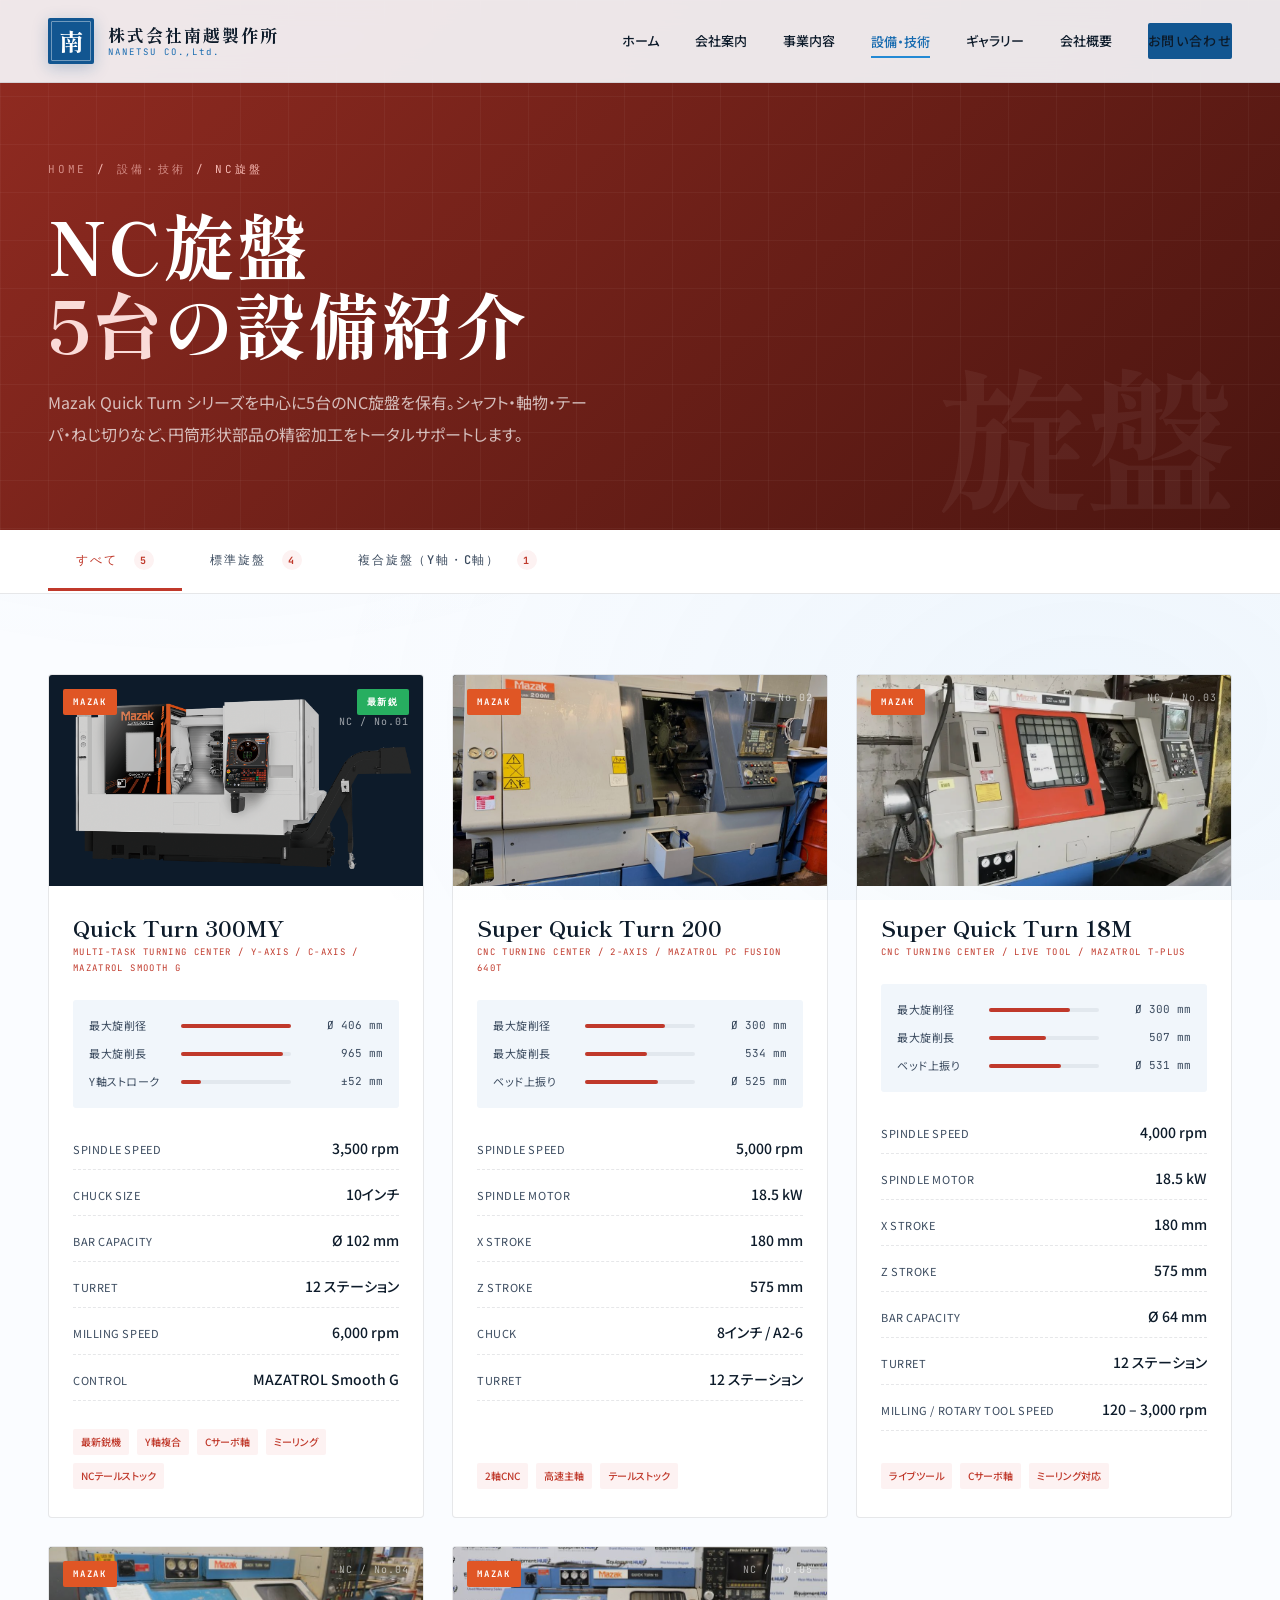
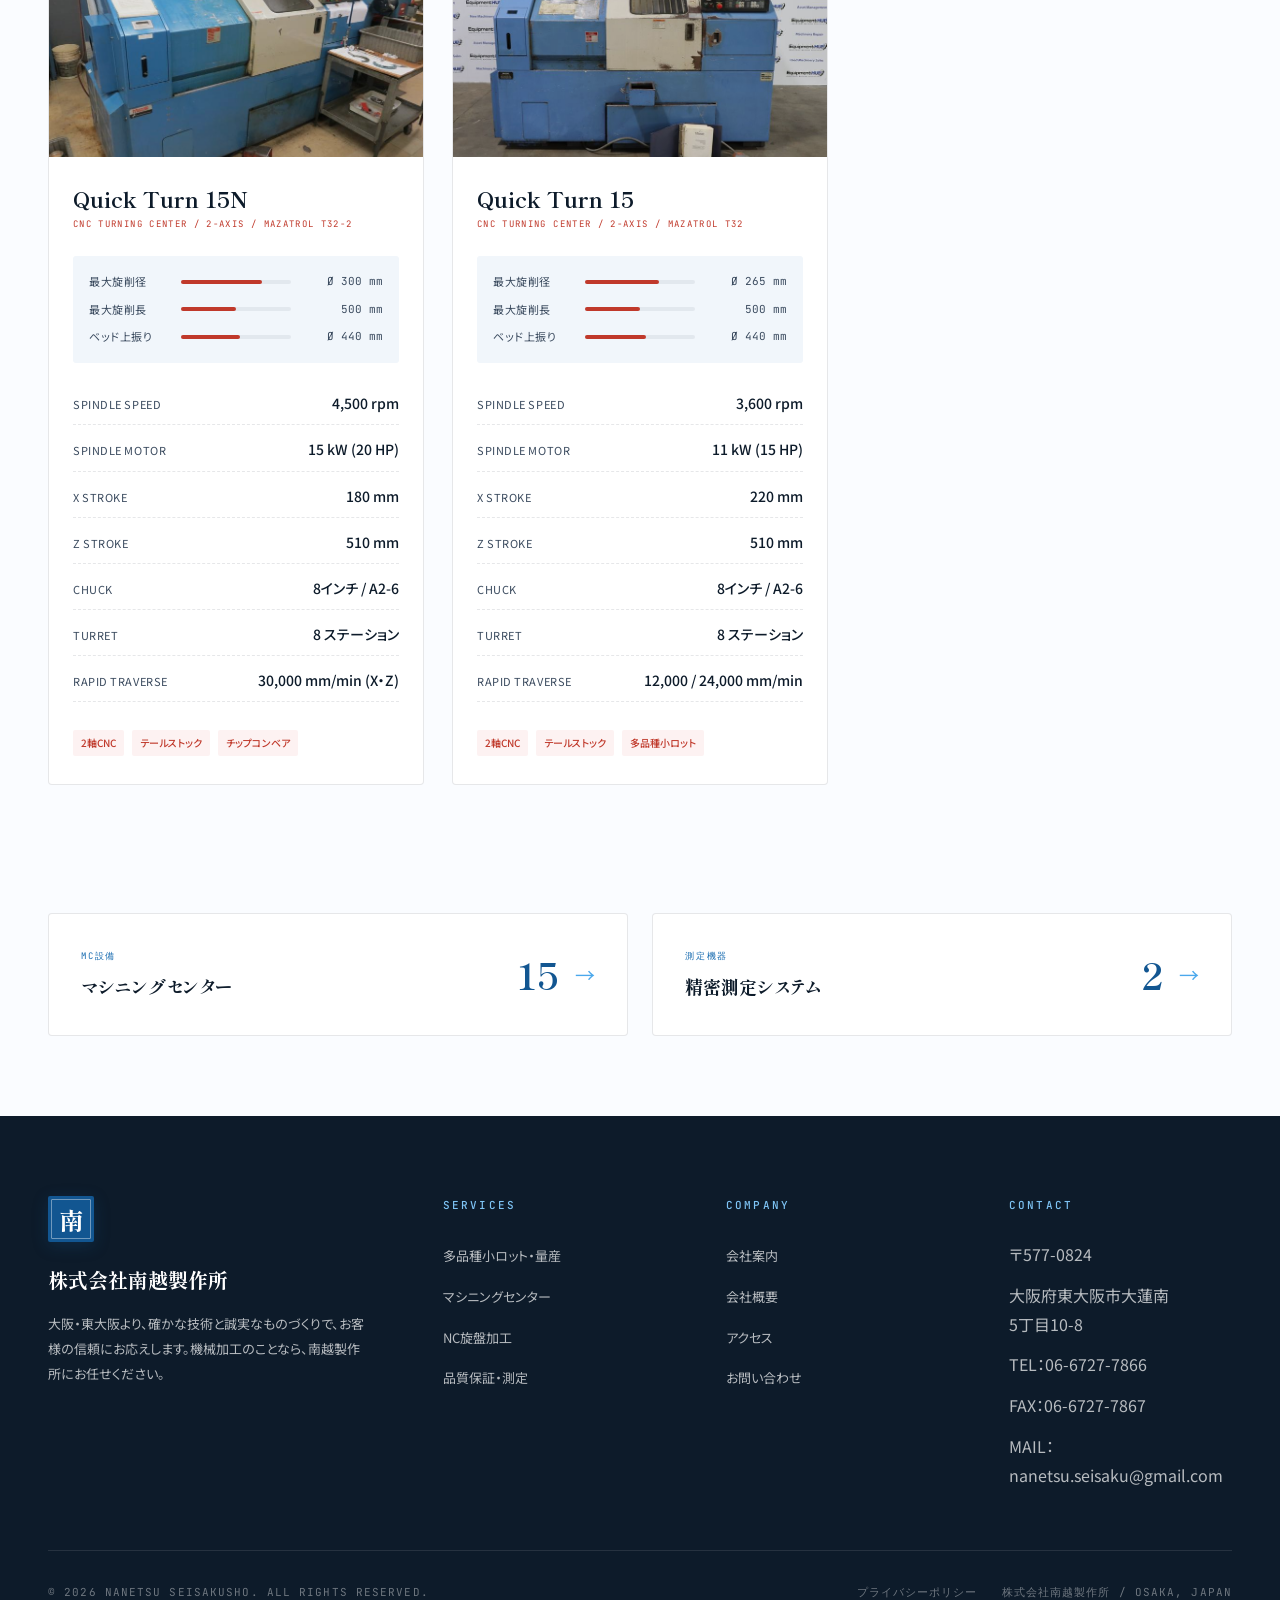
<file: nc.html>
﻿<!DOCTYPE html>
<html lang="ja">

<head>
  <meta charset="UTF-8">
  <meta name="viewport" content="width=device-width, initial-scale=1.0">
  <title>NC旋盤加工・設備一覧 | 株式会社南越製作所【Mazak Quick Turn・大阪東大阪】</title>
  <meta name="description" content="南越製作所のNC旋盤設備一覧。Mazak Quick Turn・Super Quick Turnシリーズ5台保有。最大旋削径Ø260mm・最大旋削長500mm・±0.01mm精度。大阪・東大阪でNC旋盤加工のご依頼受付中。">
  <meta name="keywords" content="NC旋盤加工,旋削加工,Mazak Quick Turn,旋盤加工 大阪,NC旋盤 東大阪,精密旋削,丸物加工,シャフト加工,旋盤 Ø260mm">
  <meta name="author" content="株式会社南越製作所">
  <meta name="robots" content="index, follow">
  <link rel="canonical" href="https://nanetsuseisaku.co.jp/nc.html">
  <meta property="og:type" content="website">
  <meta property="og:locale" content="ja_JP">
  <meta property="og:site_name" content="株式会社南越製作所">
  <meta property="og:title" content="NC旋盤加工・設備一覧 | 株式会社南越製作所【Mazak Quick Turn5台・大阪】">
  <meta property="og:description" content="Mazak Quick Turn等NC旋盤5台保有。最大Ø260mm×500mm・±0.01mm精度。大阪・東大阪でNC旋盤加工ご依頼受付中。">
  <meta property="og:url" content="https://nanetsuseisaku.co.jp/nc.html">
  <meta property="og:image" content="https://nanetsuseisaku.co.jp/images/ogp.jpg">
  <meta name="twitter:card" content="summary_large_image">
  <meta name="twitter:title" content="NC旋盤加工・設備一覧 | 株式会社南越製作所">
  <meta name="twitter:description" content="Mazak Quick Turn等NC旋盤5台。最大Ø260mm×500mm・±0.01mm精度。大阪・東大阪。">
  <meta name="twitter:image" content="https://nanetsuseisaku.co.jp/images/ogp.jpg">
  <link rel="preconnect" href="https://fonts.googleapis.com">
  <link rel="preconnect" href="https://fonts.gstatic.com" crossorigin>
  <link
    href="https://fonts.googleapis.com/css2?family=Shippori+Mincho:wght@500;600;700;800&family=Noto+Sans+JP:wght@300;400;500;700&family=JetBrains+Mono:wght@400;500;700&display=swap"
    rel="stylesheet">
    <link rel="icon" href="favicon.svg" type="image/svg+xml">
  <link rel="stylesheet" href="css/style.css">
  <style>
    .page-hero {
      background: linear-gradient(135deg, #922b21 0%, #4a1510 100%);
    }

    .page-hero .breadcrumb,
    .page-hero .breadcrumb a {
      color: #f5b7b1;
    }

    .page-hero h1 .red {
      color: #fadbd8;
    }

    /* ===== TYPE TABS ===== */
    .type-tabs {
      background: #fff;
      border-bottom: 1px solid var(--line);
      padding: 0 48px;
      display: flex;
      gap: 0;
      position: sticky;
      top: 77px;
      z-index: 50;
    }
    .type-tab {
      padding: 20px 28px;
      font-size: 12px;
      letter-spacing: .15em;
      font-family: 'JetBrains Mono', monospace;
      font-weight: 500;
      color: var(--steel);
      border: none;
      background: none;
      cursor: pointer;
      position: relative;
      transition: color .3s;
      border-bottom: 3px solid transparent;
    }
    .type-tab::after {
      content: '';
      position: absolute;
      bottom: -1px;
      left: 0;
      right: 0;
      height: 3px;
      background: var(--nc-accent);
      transform: scaleX(0);
      transition: transform .35s;
    }
    .type-tab.active,
    .type-tab:hover {
      color: var(--nc-accent);
    }
    .type-tab.active::after {
      transform: scaleX(1);
    }
    .tab-count {
      display: inline-flex;
      align-items: center;
      justify-content: center;
      width: 20px;
      height: 20px;
      border-radius: 50%;
      background: #fdf2f2;
      color: var(--nc-accent);
      font-size: 10px;
      font-weight: 700;
      margin-left: 8px;
    }

    /* ===== MAIN CONTENT ===== */
    .content {
      padding: 80px 48px;
    }

    /* ===== MACHINE CARDS GRID ===== */
    .nc-grid {
      display: grid;
      grid-template-columns: repeat(auto-fill, minmax(360px, 1fr));
      gap: 28px;
    }
    .nc-card {
      background: #fff;
      border: 1px solid var(--line);
      border-radius: 4px;
      overflow: hidden;
      transition: all .4s;
      display: flex;
      flex-direction: column;
    }
    .nc-card:hover {
      transform: translateY(-4px);
      box-shadow: 0 20px 48px -12px rgba(192, 57, 43, .16);
      border-color: #f5b041;
    }
    .nc-image {
      aspect-ratio: 16/9;
      background: var(--ink);
      position: relative;
      overflow: hidden;
    }
    .nc-image img {
      width: 100%;
      height: 100%;
      object-fit: cover;
      display: block;
      transition: transform .6s;
      filter: brightness(.9);
    }
    .nc-card:hover .nc-image img {
      transform: scale(1.05);
    }
    .nc-image-fallback {
      position: absolute;
      inset: 0;
      display: flex;
      align-items: center;
      justify-content: center;
      background: linear-gradient(135deg, #1a0a0a, #3d1212);
    }
    .nc-image-fallback .gear-icon {
      width: 72px;
      height: 72px;
      opacity: .25;
    }
    .nc-badge {
      position: absolute;
      top: 14px;
      left: 14px;
      font-family: 'JetBrains Mono', monospace;
      font-size: 9px;
      letter-spacing: .2em;
      font-weight: 700;
      padding: 5px 10px;
      border-radius: 2px;
    }
    .nc-badge.badge-red {
      background: #e05625;
      color: #fff;
    }
    .nc-num {
      position: absolute;
      top: 14px;
      right: 14px;
      font-family: 'JetBrains Mono', monospace;
      font-size: 10px;
      color: rgba(255, 255, 255, .6);
      letter-spacing: .1em;
      z-index: 10;
    }
    .nc-body {
      padding: 28px 24px;
      flex-grow: 1;
      display: flex;
      flex-direction: column;
    }
    .nc-model {
      font-family: 'Shippori Mincho', serif;
      font-size: 22px;
      font-weight: 700;
      margin-bottom: 4px;
      line-height: 1.2;
    }
    .nc-type-en {
      font-family: 'JetBrains Mono', monospace;
      font-size: 9px;
      color: var(--nc-accent);
      letter-spacing: .15em;
      margin-bottom: 24px;
    }
    .nc-specs {
      display: flex;
      flex-direction: column;
      gap: 12px;
      margin-bottom: 28px;
    }
    .nc-spec-item {
      display: flex;
      justify-content: space-between;
      align-items: baseline;
      padding-bottom: 8px;
      border-bottom: 1px dashed var(--line);
    }
    .nc-spec-label {
      font-size: 11px;
      color: var(--steel);
      letter-spacing: .05em;
    }
    .nc-spec-val {
      font-size: 14px;
      font-weight: 500;
    }
    .nc-features {
      margin-top: auto;
      display: flex;
      flex-wrap: wrap;
      gap: 8px;
    }
    .nc-feat {
      font-size: 10px;
      background: #fdf2f2;
      color: var(--nc-accent);
      padding: 4px 8px;
      border-radius: 2px;
      font-weight: 500;
    }

    /* ===== DIAMETER VISUALIZER ===== */
    .nc-diameter-vis {
      background: var(--paper-2);
      padding: 16px;
      border-radius: 3px;
      margin-bottom: 28px;
    }
    .diam-row {
      display: grid;
      grid-template-columns: 80px 1fr 80px;
      gap: 12px;
      align-items: center;
      margin-bottom: 8px;
    }
    .diam-row:last-child {
      margin-bottom: 0;
    }
    .diam-label {
      font-size: 11px;
      color: var(--steel);
      letter-spacing: .05em;
    }
    .diam-bar-bg {
      height: 4px;
      background: rgba(13, 27, 42, .06);
      border-radius: 2px;
      position: relative;
    }
    .diam-bar-fill {
      position: absolute;
      top: 0;
      left: 0;
      height: 100%;
      background: var(--nc-accent);
      border-radius: 2px;
      transition: width 0.8s ease-out;
    }
    .diam-val {
      font-family: 'JetBrains Mono', monospace;
      font-size: 11px;
      color: var(--steel);
      text-align: right;
    }

    /* ===== HERO WATERMARK ===== */
    .hero-watermark {
      position: absolute;
      right: 48px;
      bottom: 20px;
      font-family: 'Shippori Mincho', serif;
      font-size: clamp(100px, 12vw, 180px);
      font-weight: 800;
      color: rgba(255, 255, 255, .05);
      line-height: 1;
      letter-spacing: -.04em;
      pointer-events: none;
      user-select: none;
      z-index: 1;
    }

    /* ===== SPECIFIC NOTE ===== */
    .nc-note {
      background: #fdf2f2;
      border-left: 3px solid var(--nc-accent);
      padding: 20px 24px;
      border-radius: 2px;
      margin-bottom: 40px;
    }
    .nc-note-label {
      font-family: 'JetBrains Mono', monospace;
      font-size: 10px;
      color: var(--nc-accent);
      font-weight: 700;
      letter-spacing: .1em;
      margin-bottom: 4px;
    }
    .nc-note p {
      font-size: 13px;
      color: var(--steel);
      margin: 0;
      line-height: 1.7;
    }

    /* ===== RESPONSIVE ===== */
    @media(max-width:1024px) {
      .page-hero {
        padding: 130px 24px 60px;
      }
      .type-tabs {
        padding: 0 24px;
        top: 73px;
      }
      .content {
        padding: 60px 24px;
      }
      .nc-grid {
        grid-template-columns: 1fr;
      }
      .hero-watermark {
        font-size: 100px;
        right: 24px;
      }
    }
  </style>
</head>

<body>

  <!-- ===== NAV ===== -->
  <div id="header-placeholder"></div>

  <!-- ===== HERO ===== -->
  <div class="page-hero">
    <div class="hero-watermark">旋盤</div>
    <div class="page-hero-inner">
      <div class="breadcrumb">
        <a href="index.html">HOME</a>
        <span>/</span>
        <a href="tech.html">設備・技術</a>
        <span>/</span>
        <span>NC旋盤</span>
      </div>
      <h1>NC旋盤<br><span class="red">5台</span>の設備紹介</h1>
      <p class="page-hero-sub">
        Mazak Quick Turn シリーズを中心に5台のNC旋盤を保有。シャフト・軸物・テーパ・ねじ切りなど、円筒形状部品の精密加工をトータルサポートします。
      </p>
    </div>
  </div>

  <!-- ===== TYPE TABS ===== -->
  <div class="type-tabs">
    <button class="type-tab active" data-type="all" onclick="filterType('all',this)">
      すべて <span class="tab-count">5</span>
    </button>
    <button class="type-tab" data-type="standard" onclick="filterType('standard',this)">
      標準旋盤 <span class="tab-count">4</span>
    </button>
    <button class="type-tab" data-type="multitask" onclick="filterType('multitask',this)">
      複合旋盤（Y軸・C軸） <span class="tab-count">1</span>
    </button>
  </div>

  <!-- ===== CONTENT ===== -->
  <div class="content">

    <!-- ALL CARDS in one grid -->
    <div class="nc-grid">

      <!-- ===== NC 01: QT 300MY (NEW) ===== -->
      <div class="nc-card" data-type="multitask">
        <div class="nc-image">
          <img src="images/machine/machine-nc/Mazak-Quick-Turn-300MY.webp" loading="lazy"
            onerror="this.style.display='none';this.nextElementSibling.style.display='flex'"
            alt="Mazak Quick Turn 300MY">
          <div class="nc-image-fallback" style="display:none">
            <svg class="nc-lathe-icon" width="100" height="80" viewBox="0 0 100 80" fill="none">
              <rect x="5" y="30" width="90" height="20" rx="3" stroke="rgba(255,255,255,.5)" stroke-width="1" />
              <circle cx="20" cy="40" r="12" stroke="rgba(255,255,255,.5)" stroke-width="1" />
              <circle cx="20" cy="40" r="6" stroke="rgba(255,255,255,.4)" stroke-width="1" />
              <circle cx="20" cy="40" r="2" fill="rgba(200,150,150,.6)" />
              <rect x="35" y="34" width="50" height="12" rx="2" stroke="rgba(255,255,255,.3)" stroke-width="0.5" />
              <line x1="50" y1="20" x2="50" y2="30" stroke="rgba(255,255,255,.3)" stroke-width="1" />
              <rect x="44" y="10" width="12" height="10" rx="1" stroke="rgba(255,255,255,.3)" stroke-width="0.5" />
            </svg>
          </div>
          <span class="nc-badge badge-red">MAZAK</span>
          <span class="nc-badge" style="top:14px;right:14px;left:auto;background:#27ae60;color:#fff;">最新鋭</span>
          <span class="nc-num" style="top:38px;">NC / No.01</span>
        </div>
        <div class="nc-body">
          <div class="nc-model">Quick Turn 300MY</div>
          <span class="nc-type-en">MULTI-TASK TURNING CENTER / Y-AXIS / C-AXIS / MAZATROL SMOOTH G</span>
          <div class="nc-diameter-vis">
            <div class="diam-row">
              <span class="diam-label">最大旋削径</span>
              <div class="diam-bar-bg">
                <div class="diam-bar-fill" style="width:100%"></div>
              </div>
              <span class="diam-val">Ø 406 mm</span>
            </div>
            <div class="diam-row">
              <span class="diam-label">最大旋削長</span>
              <div class="diam-bar-bg">
                <div class="diam-bar-fill" style="width:93%"></div>
              </div>
              <span class="diam-val">965 mm</span>
            </div>
            <div class="diam-row">
              <span class="diam-label">Y軸ストローク</span>
              <div class="diam-bar-bg">
                <div class="diam-bar-fill" style="width:18%"></div>
              </div>
              <span class="diam-val">±52 mm</span>
            </div>
          </div>
          <div class="nc-specs">
            <div class="nc-spec-item">
              <span class="nc-spec-label">SPINDLE SPEED</span>
              <span class="nc-spec-val big">3,500 rpm</span>
            </div>
            <div class="nc-spec-item">
              <span class="nc-spec-label">CHUCK SIZE</span>
              <span class="nc-spec-val">10インチ</span>
            </div>
            <div class="nc-spec-item">
              <span class="nc-spec-label">BAR CAPACITY</span>
              <span class="nc-spec-val">Ø 102 mm</span>
            </div>
            <div class="nc-spec-item">
              <span class="nc-spec-label">TURRET</span>
              <span class="nc-spec-val">12 ステーション</span>
            </div>
            <div class="nc-spec-item">
              <span class="nc-spec-label">MILLING SPEED</span>
              <span class="nc-spec-val">6,000 rpm</span>
            </div>
            <div class="nc-spec-item">
              <span class="nc-spec-label">CONTROL</span>
              <span class="nc-spec-val">MAZATROL Smooth G</span>
            </div>
          </div>
          <div class="nc-features">
            <span class="nc-feat highlight">最新鋭機</span>
            <span class="nc-feat">Y軸複合</span>
            <span class="nc-feat">Cサーボ軸</span>
            <span class="nc-feat">ミーリング</span>
            <span class="nc-feat">NCテールストック</span>
          </div>
        </div>
      </div>

      <!-- ===== NC 02: SQT 200 ===== -->
      <div class="nc-card" data-type="standard">
        <div class="nc-image">
          <img src="images/machine/machine-nc/Mazak-Super-Quick-Turn-200.jpg" loading="lazy"
            onerror="this.style.display='none';this.nextElementSibling.style.display='flex'"
            alt="Mazak Super Quick Turn 200">
          <div class="nc-image-fallback" style="display:none">
            <svg class="nc-lathe-icon" width="100" height="80" viewBox="0 0 100 80" fill="none">
              <rect x="5" y="30" width="90" height="20" rx="3" stroke="rgba(255,255,255,.5)" stroke-width="1" />
              <circle cx="20" cy="40" r="12" stroke="rgba(255,255,255,.5)" stroke-width="1" />
              <circle cx="20" cy="40" r="6" stroke="rgba(255,255,255,.4)" stroke-width="1" />
              <circle cx="20" cy="40" r="2" fill="rgba(200,150,150,.6)" />
              <rect x="35" y="34" width="50" height="12" rx="2" stroke="rgba(255,255,255,.3)" stroke-width="0.5" />
            </svg>
          </div>
          <span class="nc-badge badge-red">MAZAK</span>
          <span class="nc-num">NC / No.02</span>
        </div>
        <div class="nc-body">
          <div class="nc-model">Super Quick Turn 200</div>
          <span class="nc-type-en">CNC TURNING CENTER / 2-AXIS / MAZATROL PC FUSION 640T</span>
          <div class="nc-diameter-vis">
            <div class="diam-row">
              <span class="diam-label">最大旋削径</span>
              <div class="diam-bar-bg">
                <div class="diam-bar-fill" style="width:73%"></div>
              </div>
              <span class="diam-val">Ø 300 mm</span>
            </div>
            <div class="diam-row">
              <span class="diam-label">最大旋削長</span>
              <div class="diam-bar-bg">
                <div class="diam-bar-fill" style="width:56%"></div>
              </div>
              <span class="diam-val">534 mm</span>
            </div>
            <div class="diam-row">
              <span class="diam-label">ベッド上振り</span>
              <div class="diam-bar-bg">
                <div class="diam-bar-fill" style="width:66%"></div>
              </div>
              <span class="diam-val">Ø 525 mm</span>
            </div>
          </div>
          <div class="nc-specs">
            <div class="nc-spec-item">
              <span class="nc-spec-label">SPINDLE SPEED</span>
              <span class="nc-spec-val big">5,000 rpm</span>
            </div>
            <div class="nc-spec-item">
              <span class="nc-spec-label">SPINDLE MOTOR</span>
              <span class="nc-spec-val">18.5 kW</span>
            </div>
            <div class="nc-spec-item">
              <span class="nc-spec-label">X STROKE</span>
              <span class="nc-spec-val">180 mm</span>
            </div>
            <div class="nc-spec-item">
              <span class="nc-spec-label">Z STROKE</span>
              <span class="nc-spec-val">575 mm</span>
            </div>
            <div class="nc-spec-item">
              <span class="nc-spec-label">CHUCK</span>
              <span class="nc-spec-val">8インチ / A2-6</span>
            </div>
            <div class="nc-spec-item">
              <span class="nc-spec-label">TURRET</span>
              <span class="nc-spec-val">12 ステーション</span>
            </div>
          </div>
          <div class="nc-features">
            <span class="nc-feat">2軸CNC</span>
            <span class="nc-feat">高速主軸</span>
            <span class="nc-feat">テールストック</span>
          </div>
        </div>
      </div>

      <!-- ===== NC 03: SQT 18M ===== -->
      <div class="nc-card" data-type="standard">
        <div class="nc-image">
          <img src="images/machine/machine-nc/Mazak-Super-Quick-Turn-18M.webp" loading="lazy"
            onerror="this.style.display='none';this.nextElementSibling.style.display='flex'"
            alt="Mazak Super Quick Turn 18M">
          <div class="nc-image-fallback" style="display:none">
            <svg class="nc-lathe-icon" width="100" height="80" viewBox="0 0 100 80" fill="none">
              <rect x="5" y="30" width="90" height="20" rx="3" stroke="rgba(255,255,255,.5)" stroke-width="1" />
              <circle cx="20" cy="40" r="12" stroke="rgba(255,255,255,.5)" stroke-width="1" />
              <circle cx="20" cy="40" r="6" stroke="rgba(255,255,255,.4)" stroke-width="1" />
              <circle cx="20" cy="40" r="2" fill="rgba(200,150,150,.6)" />
              <rect x="35" y="34" width="50" height="12" rx="2" stroke="rgba(255,255,255,.3)" stroke-width="0.5" />
            </svg>
          </div>
          <span class="nc-badge badge-red">MAZAK</span>
          <span class="nc-num">NC / No.03</span>
        </div>
        <div class="nc-body">
          <div class="nc-model">Super Quick Turn 18M</div>
          <span class="nc-type-en">CNC TURNING CENTER / LIVE TOOL / MAZATROL T-PLUS</span>
          <div class="nc-diameter-vis">
            <div class="diam-row">
              <span class="diam-label">最大旋削径</span>
              <div class="diam-bar-bg">
                <div class="diam-bar-fill" style="width:74%"></div>
              </div>
              <span class="diam-val">Ø 300 mm</span>
            </div>
            <div class="diam-row">
              <span class="diam-label">最大旋削長</span>
              <div class="diam-bar-bg">
                <div class="diam-bar-fill" style="width:52%"></div>
              </div>
              <span class="diam-val">507 mm</span>
            </div>
            <div class="diam-row">
              <span class="diam-label">ベッド上振り</span>
              <div class="diam-bar-bg">
                <div class="diam-bar-fill" style="width:65%"></div>
              </div>
              <span class="diam-val">Ø 531 mm</span>
            </div>
          </div>
          <div class="nc-specs">
            <div class="nc-spec-item">
              <span class="nc-spec-label">SPINDLE SPEED</span>
              <span class="nc-spec-val big">4,000 rpm</span>
            </div>
            <div class="nc-spec-item">
              <span class="nc-spec-label">SPINDLE MOTOR</span>
              <span class="nc-spec-val">18.5 kW</span>
            </div>
            <div class="nc-spec-item">
              <span class="nc-spec-label">X STROKE</span>
              <span class="nc-spec-val">180 mm</span>
            </div>
            <div class="nc-spec-item">
              <span class="nc-spec-label">Z STROKE</span>
              <span class="nc-spec-val">575 mm</span>
            </div>
            <div class="nc-spec-item">
              <span class="nc-spec-label">BAR CAPACITY</span>
              <span class="nc-spec-val">Ø 64 mm</span>
            </div>
            <div class="nc-spec-item">
              <span class="nc-spec-label">TURRET</span>
              <span class="nc-spec-val">12 ステーション</span>
            </div>
            <div class="nc-spec-item full">
              <span class="nc-spec-label">MILLING / ROTARY TOOL SPEED</span>
              <span class="nc-spec-val">120 – 3,000 rpm</span>
            </div>
          </div>
          <div class="nc-features">
            <span class="nc-feat">ライブツール</span>
            <span class="nc-feat">Cサーボ軸</span>
            <span class="nc-feat">ミーリング対応</span>
          </div>
        </div>
      </div>

      <!-- ===== NC 04: QT 15N ===== -->
      <div class="nc-card" data-type="standard">
        <div class="nc-image">
          <img src="images/machine/machine-nc/Mazak-Quick-Turn-15N.jfif" loading="lazy"
            onerror="this.style.display='none';this.nextElementSibling.style.display='flex'" alt="Mazak Quick Turn 15N">
          <div class="nc-image-fallback" style="display:none">
            <svg class="nc-lathe-icon" width="100" height="80" viewBox="0 0 100 80" fill="none">
              <rect x="5" y="30" width="90" height="20" rx="3" stroke="rgba(255,255,255,.5)" stroke-width="1" />
              <circle cx="20" cy="40" r="12" stroke="rgba(255,255,255,.5)" stroke-width="1" />
              <circle cx="20" cy="40" r="6" stroke="rgba(255,255,255,.4)" stroke-width="1" />
              <circle cx="20" cy="40" r="2" fill="rgba(200,150,150,.6)" />
              <rect x="35" y="34" width="50" height="12" rx="2" stroke="rgba(255,255,255,.3)" stroke-width="0.5" />
            </svg>
          </div>
          <span class="nc-badge badge-red">MAZAK</span>
          <span class="nc-num">NC / No.04</span>
        </div>
        <div class="nc-body">
          <div class="nc-model">Quick Turn 15N</div>
          <span class="nc-type-en">CNC TURNING CENTER / 2-AXIS / MAZATROL T32-2</span>
          <div class="nc-diameter-vis">
            <div class="diam-row">
              <span class="diam-label">最大旋削径</span>
              <div class="diam-bar-bg">
                <div class="diam-bar-fill" style="width:74%"></div>
              </div>
              <span class="diam-val">Ø 300 mm</span>
            </div>
            <div class="diam-row">
              <span class="diam-label">最大旋削長</span>
              <div class="diam-bar-bg">
                <div class="diam-bar-fill" style="width:50%"></div>
              </div>
              <span class="diam-val">500 mm</span>
            </div>
            <div class="diam-row">
              <span class="diam-label">ベッド上振り</span>
              <div class="diam-bar-bg">
                <div class="diam-bar-fill" style="width:54%"></div>
              </div>
              <span class="diam-val">Ø 440 mm</span>
            </div>
          </div>
          <div class="nc-specs">
            <div class="nc-spec-item">
              <span class="nc-spec-label">SPINDLE SPEED</span>
              <span class="nc-spec-val big">4,500 rpm</span>
            </div>
            <div class="nc-spec-item">
              <span class="nc-spec-label">SPINDLE MOTOR</span>
              <span class="nc-spec-val">15 kW (20 HP)</span>
            </div>
            <div class="nc-spec-item">
              <span class="nc-spec-label">X STROKE</span>
              <span class="nc-spec-val">180 mm</span>
            </div>
            <div class="nc-spec-item">
              <span class="nc-spec-label">Z STROKE</span>
              <span class="nc-spec-val">510 mm</span>
            </div>
            <div class="nc-spec-item">
              <span class="nc-spec-label">CHUCK</span>
              <span class="nc-spec-val">8インチ / A2-6</span>
            </div>
            <div class="nc-spec-item">
              <span class="nc-spec-label">TURRET</span>
              <span class="nc-spec-val">8 ステーション</span>
            </div>
            <div class="nc-spec-item full">
              <span class="nc-spec-label">RAPID TRAVERSE</span>
              <span class="nc-spec-val">30,000 mm/min (X・Z)</span>
            </div>
          </div>
          <div class="nc-features">
            <span class="nc-feat">2軸CNC</span>
            <span class="nc-feat">テールストック</span>
            <span class="nc-feat">チップコンベア</span>
          </div>
        </div>
      </div>

      <!-- ===== NC 05: QT 15 ===== -->
      <div class="nc-card" data-type="standard">
        <div class="nc-image">
          <img src="images/machine/machine-nc/Mazak-Quick-Turn-15.jpg" loading="lazy"
            onerror="this.style.display='none';this.nextElementSibling.style.display='flex'" alt="Mazak Quick Turn 15">
          <div class="nc-image-fallback" style="display:none">
            <svg class="nc-lathe-icon" width="100" height="80" viewBox="0 0 100 80" fill="none">
              <rect x="5" y="30" width="90" height="20" rx="3" stroke="rgba(255,255,255,.5)" stroke-width="1" />
              <circle cx="20" cy="40" r="12" stroke="rgba(255,255,255,.5)" stroke-width="1" />
              <circle cx="20" cy="40" r="6" stroke="rgba(255,255,255,.4)" stroke-width="1" />
              <circle cx="20" cy="40" r="2" fill="rgba(200,150,150,.6)" />
              <rect x="35" y="34" width="50" height="12" rx="2" stroke="rgba(255,255,255,.3)" stroke-width="0.5" />
            </svg>
          </div>
          <span class="nc-badge badge-red">MAZAK</span>
          <span class="nc-num">NC / No.05</span>
        </div>
        <div class="nc-body">
          <div class="nc-model">Quick Turn 15</div>
          <span class="nc-type-en">CNC TURNING CENTER / 2-AXIS / MAZATROL T32</span>
          <div class="nc-diameter-vis">
            <div class="diam-row">
              <span class="diam-label">最大旋削径</span>
              <div class="diam-bar-bg">
                <div class="diam-bar-fill" style="width:67%"></div>
              </div>
              <span class="diam-val">Ø 265 mm</span>
            </div>
            <div class="diam-row">
              <span class="diam-label">最大旋削長</span>
              <div class="diam-bar-bg">
                <div class="diam-bar-fill" style="width:50%"></div>
              </div>
              <span class="diam-val">500 mm</span>
            </div>
            <div class="diam-row">
              <span class="diam-label">ベッド上振り</span>
              <div class="diam-bar-bg">
                <div class="diam-bar-fill" style="width:55%"></div>
              </div>
              <span class="diam-val">Ø 440 mm</span>
            </div>
          </div>
          <div class="nc-specs">
            <div class="nc-spec-item">
              <span class="nc-spec-label">SPINDLE SPEED</span>
              <span class="nc-spec-val big">3,600 rpm</span>
            </div>
            <div class="nc-spec-item">
              <span class="nc-spec-label">SPINDLE MOTOR</span>
              <span class="nc-spec-val">11 kW (15 HP)</span>
            </div>
            <div class="nc-spec-item">
              <span class="nc-spec-label">X STROKE</span>
              <span class="nc-spec-val">220 mm</span>
            </div>
            <div class="nc-spec-item">
              <span class="nc-spec-label">Z STROKE</span>
              <span class="nc-spec-val">510 mm</span>
            </div>
            <div class="nc-spec-item">
              <span class="nc-spec-label">CHUCK</span>
              <span class="nc-spec-val">8インチ / A2-6</span>
            </div>
            <div class="nc-spec-item">
              <span class="nc-spec-label">TURRET</span>
              <span class="nc-spec-val">8 ステーション</span>
            </div>
            <div class="nc-spec-item full">
              <span class="nc-spec-label">RAPID TRAVERSE</span>
              <span class="nc-spec-val">12,000 / 24,000 mm/min</span>
            </div>
          </div>
          <div class="nc-features">
            <span class="nc-feat">2軸CNC</span>
            <span class="nc-feat">テールストック</span>
            <span class="nc-feat">多品種小ロット</span>
          </div>
        </div>
      </div>

    </div><!-- /nc-grid -->

  </div><!-- /content -->

  <!-- ===== SIBLING NAV ===== -->
  <div class="sibling-row">
    <a href="mc.html" class="sibling-btn">
      <div>
        <div class="s-label">MC設備</div>
        <div class="s-title">マシニングセンター</div>
      </div>
      <div style="display:flex;align-items:center;gap:16px">
        <div class="s-count">15</div>
        <div class="s-arrow">→</div>
      </div>
    </a>
    <a href="do.html" class="sibling-btn">
      <div>
        <div class="s-label">測定機器</div>
        <div class="s-title">精密測定システム</div>
      </div>
      <div style="display:flex;align-items:center;gap:16px">
        <div class="s-count">2</div>
        <div class="s-arrow">→</div>
      </div>
    </a>
  </div>

  <!-- Dynamic Footer Placeholder -->
  <div id="footer-placeholder"></div>

  <script>
    function filterType(type, btn) {
      document.querySelectorAll('.type-tab').forEach(b => b.classList.remove('active'));
      btn.classList.add('active');
      document.querySelectorAll('.nc-card').forEach(card => {
        if (type === 'all' || card.dataset.type === type) {
          card.style.display = '';
        } else {
          card.style.display = 'none';
        }
      });
    }

    // animate bars on scroll
    const obs = new IntersectionObserver((entries) => {
      entries.forEach(entry => {
        if (entry.isIntersecting) {
          entry.target.querySelectorAll('.diam-bar-fill').forEach(bar => {
            const w = bar.style.width;
            bar.style.width = '0';
            requestAnimationFrame(() => setTimeout(() => { bar.style.width = w }, 80));
          });
          obs.unobserve(entry.target);
        }
      });
    }, { threshold: 0.2 });
    document.querySelectorAll('.nc-card').forEach(c => obs.observe(c));
  </script>

  <!-- Common Script -->
  <script src="js/common.js"></script>
</body>

</html>
</file>
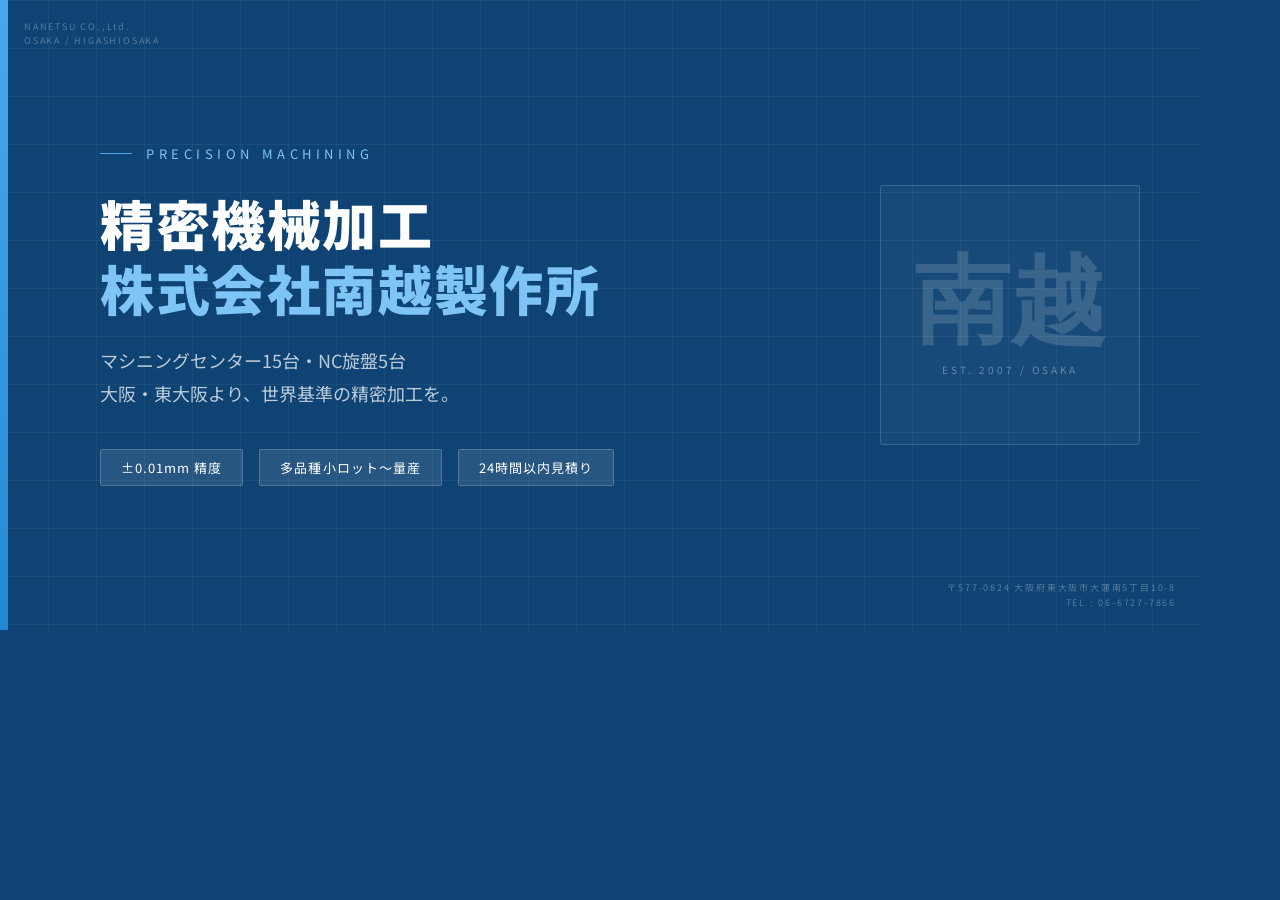
<file: ogp-gen.html>
<!DOCTYPE html>
<html>
<head>
<meta charset="UTF-8">
<style>
  * { margin: 0; padding: 0; box-sizing: border-box; }
  body {
    width: 1200px;
    height: 630px;
    overflow: hidden;
    background: #0e4373;
    font-family: 'Noto Sans JP', 'Hiragino Kaku Gothic ProN', sans-serif;
    position: relative;
  }
  /* Grid overlay */
  body::before {
    content: '';
    position: absolute;
    inset: 0;
    background-image:
      linear-gradient(rgba(255,255,255,.05) 1px, transparent 1px),
      linear-gradient(90deg, rgba(255,255,255,.05) 1px, transparent 1px);
    background-size: 48px 48px;
  }
  /* Blue accent bar left */
  .bar {
    position: absolute;
    left: 0; top: 0; bottom: 0;
    width: 8px;
    background: linear-gradient(180deg, #4aa8ec, #2389d4);
  }
  /* Content */
  .wrap {
    position: absolute;
    inset: 0;
    display: flex;
    flex-direction: column;
    justify-content: center;
    padding: 60px 80px 60px 100px;
  }
  .tag {
    font-size: 13px;
    letter-spacing: .35em;
    color: #7ec4f5;
    margin-bottom: 28px;
    display: flex;
    align-items: center;
    gap: 14px;
  }
  .tag::before {
    content: '';
    display: block;
    width: 32px;
    height: 1px;
    background: #4aa8ec;
  }
  h1 {
    font-size: 54px;
    font-weight: 900;
    color: #fff;
    line-height: 1.2;
    letter-spacing: .03em;
    margin-bottom: 24px;
  }
  h1 span { color: #7ec4f5; }
  .sub {
    font-size: 18px;
    color: rgba(255,255,255,.72);
    line-height: 1.8;
    margin-bottom: 40px;
  }
  .badges {
    display: flex;
    gap: 16px;
  }
  .badge {
    background: rgba(255,255,255,.1);
    border: 1px solid rgba(255,255,255,.2);
    color: #fff;
    padding: 8px 20px;
    font-size: 13px;
    letter-spacing: .08em;
    border-radius: 2px;
  }
  /* Right decorative panel */
  .deco {
    position: absolute;
    right: 60px;
    top: 50%;
    transform: translateY(-50%);
    width: 260px;
    height: 260px;
    border: 1px solid rgba(255,255,255,.15);
    border-radius: 3px;
    display: flex;
    align-items: center;
    justify-content: center;
    flex-direction: column;
    gap: 12px;
    background: rgba(255,255,255,.04);
  }
  .deco-kanji {
    font-size: 96px;
    font-weight: 900;
    color: rgba(255,255,255,.15);
    line-height: 1;
    font-family: 'Shippori Mincho', 'YuMincho', serif;
  }
  .deco-en {
    font-size: 10px;
    letter-spacing: .3em;
    color: rgba(255,255,255,.35);
  }
  /* Corner specs */
  .spec {
    position: absolute;
    font-size: 9px;
    letter-spacing: .2em;
    color: rgba(255,255,255,.3);
    line-height: 1.6;
  }
  .spec.tl { top: 20px; left: 24px; }
  .spec.br { bottom: 20px; right: 24px; text-align: right; }
  /* Tolerance badge */
  .tolerance {
    position: absolute;
    bottom: 60px;
    right: 60px;
    font-size: 11px;
    color: #7ec4f5;
    letter-spacing: .2em;
    text-align: center;
  }
  .tolerance span {
    display: block;
    font-size: 28px;
    font-weight: 700;
    color: #fff;
    letter-spacing: 0;
  }
</style>
<link href="https://fonts.googleapis.com/css2?family=Noto+Sans+JP:wght@700;900&display=swap" rel="stylesheet">
</head>
<body>
  <div class="bar"></div>
  <div class="spec tl">NANETSU CO.,Ltd.<br>OSAKA / HIGASHIOSAKA</div>
  <div class="spec br">〒577-0824 大阪府東大阪市大蓮南5丁目10-8<br>TEL : 06-6727-7866</div>

  <div class="wrap">
    <div class="tag">PRECISION MACHINING</div>
    <h1>精密機械加工<br><span>株式会社南越製作所</span></h1>
    <p class="sub">マシニングセンター15台・NC旋盤5台<br>大阪・東大阪より、世界基準の精密加工を。</p>
    <div class="badges">
      <div class="badge">±0.01mm 精度</div>
      <div class="badge">多品種小ロット〜量産</div>
      <div class="badge">24時間以内見積り</div>
    </div>
  </div>

  <div class="deco">
    <div class="deco-kanji">南越</div>
    <div class="deco-en">EST. 2007 / OSAKA</div>
  </div>
</body>
</html>
</file>
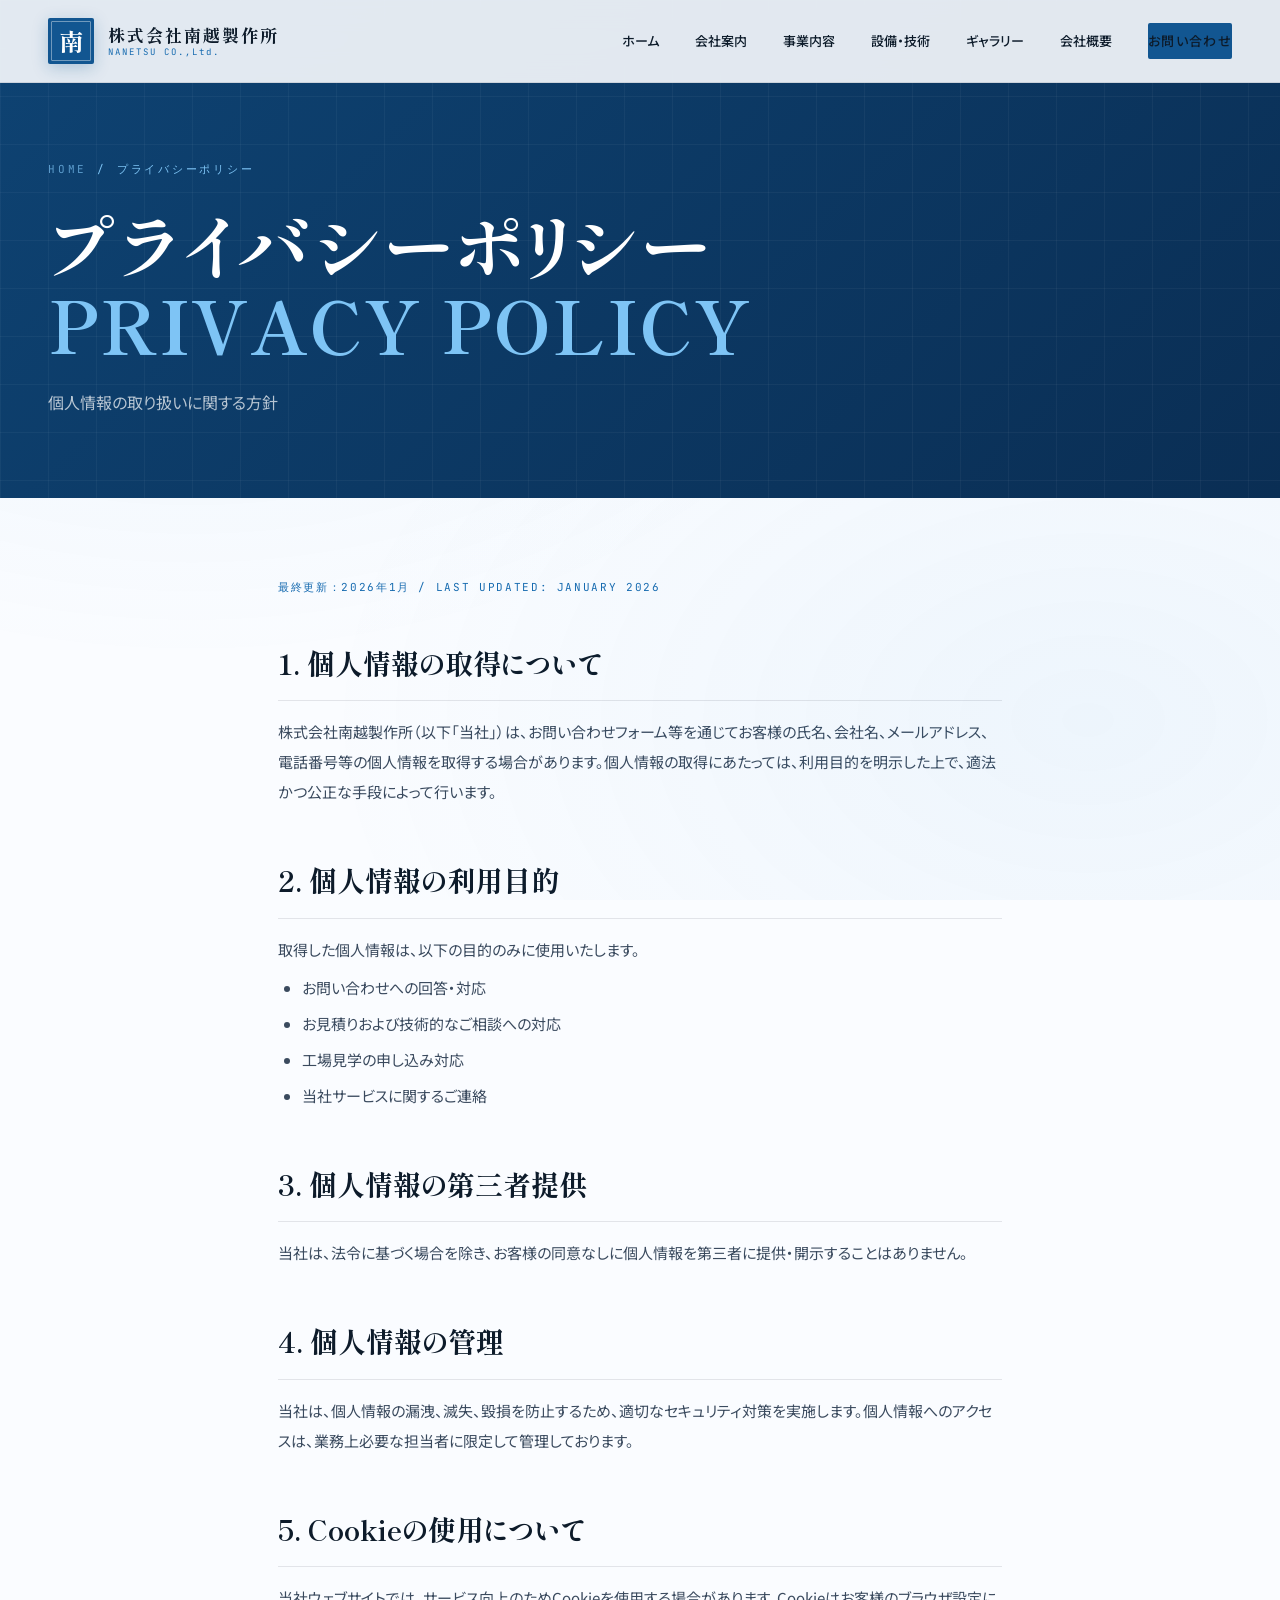
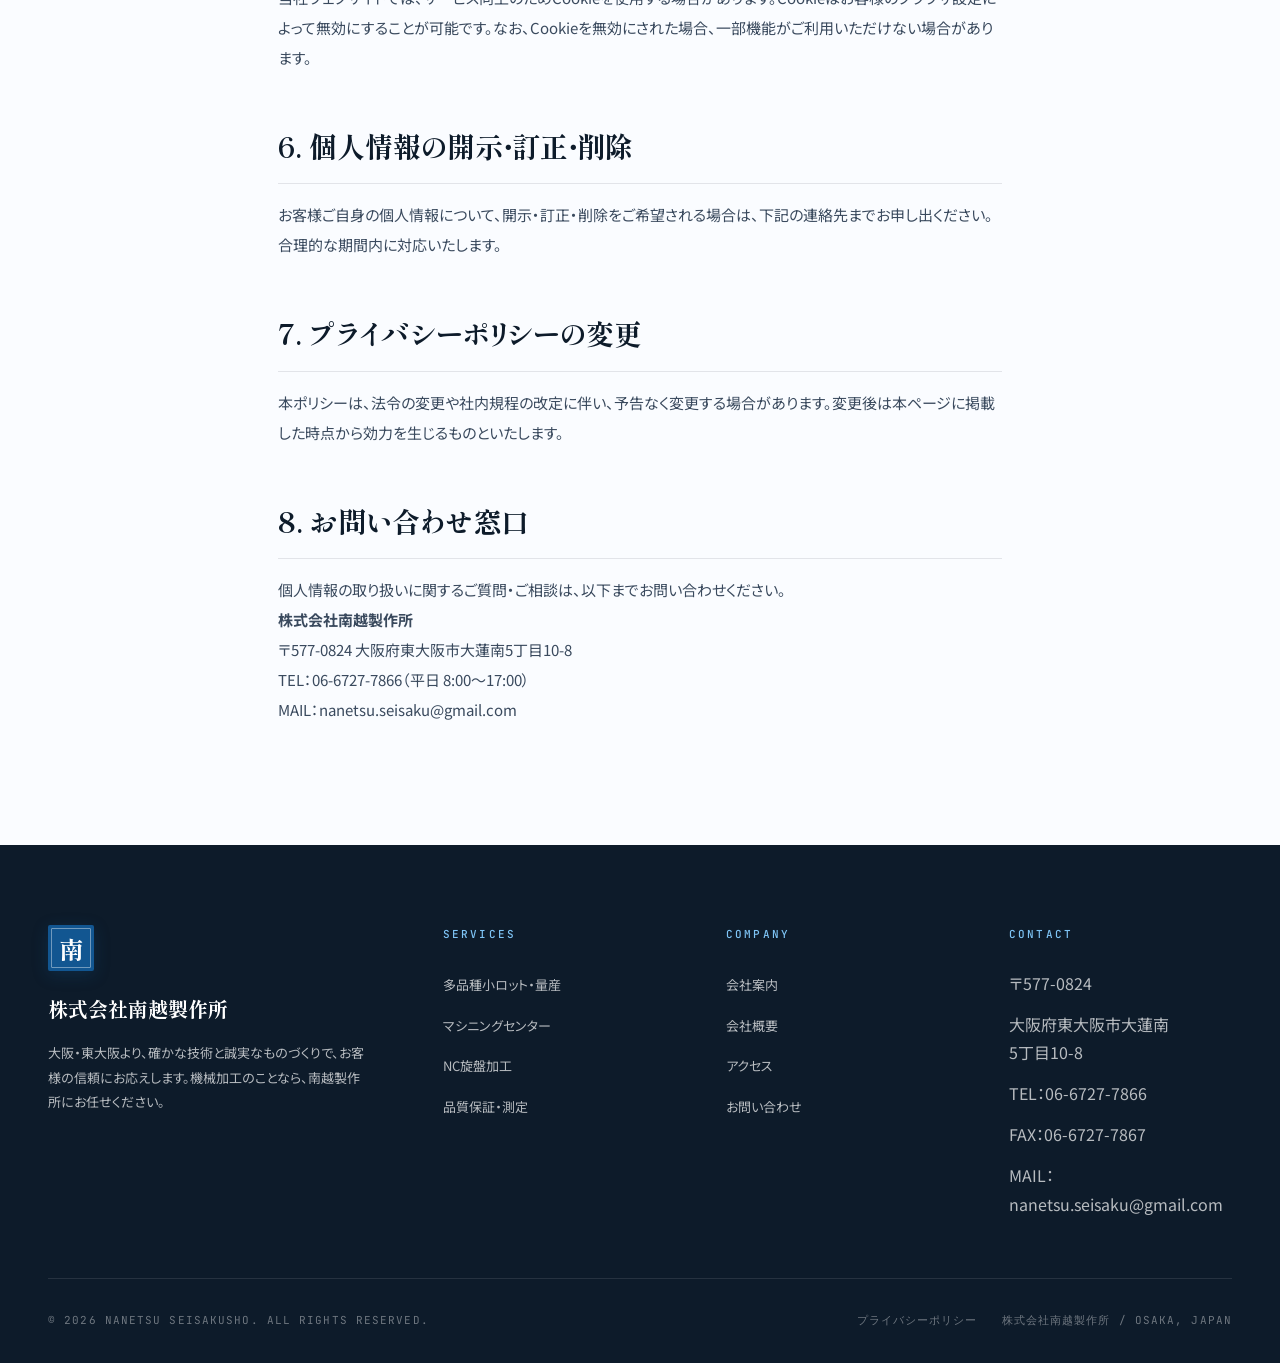
<file: privacy.html>
﻿<!DOCTYPE html>
<html lang="ja">

<head>
  <meta charset="UTF-8">
  <meta name="viewport" content="width=device-width, initial-scale=1.0">
  <title>プライバシーポリシー | 株式会社南越製作所</title>
  <meta name="description" content="株式会社南越製作所のプライバシーポリシー（個人情報保護方針）です。">
  <link rel="preconnect" href="https://fonts.googleapis.com">
  <link rel="preconnect" href="https://fonts.gstatic.com" crossorigin>
  <link
    href="https://fonts.googleapis.com/css2?family=Shippori+Mincho:wght@500;600;700;800&family=Noto+Sans+JP:wght@300;400;500;700&family=JetBrains+Mono:wght@400;500;700&display=swap"
    rel="stylesheet">
  <link rel="icon" href="favicon.svg" type="image/svg+xml">
  <link rel="stylesheet" href="css/style.css">
  <style>
    .privacy-section {
      max-width: 820px;
      margin: 0 auto;
      padding: 80px 48px 120px;
    }
    .privacy-section h2 {
      font-family: 'Shippori Mincho', serif;
      font-size: 28px;
      font-weight: 700;
      margin: 48px 0 16px;
      padding-bottom: 12px;
      border-bottom: 1px solid var(--line);
      color: var(--ink);
    }
    .privacy-section h2:first-of-type {
      margin-top: 0;
    }
    .privacy-section p,
    .privacy-section li {
      font-size: 15px;
      color: var(--steel);
      line-height: 2;
    }
    .privacy-section ul {
      padding-left: 1.5em;
      margin-top: 8px;
    }
    .privacy-section ul li {
      margin-bottom: 6px;
    }
    .privacy-meta {
      font-family: 'JetBrains Mono', monospace;
      font-size: 11px;
      color: var(--sky-600);
      letter-spacing: .15em;
      margin-bottom: 40px;
    }
    @media (max-width: 640px) {
      .privacy-section {
        padding: 60px 24px 80px;
      }
    }
  </style>
</head>

<body>

  <div id="header-placeholder"></div>

  <!-- PAGE HERO -->
  <div class="page-hero">
    <div class="page-hero-inner">
      <div class="breadcrumb">
        <a href="index.html">HOME</a>
        <span>/</span>
        <span>プライバシーポリシー</span>
      </div>
      <h1>プライバシーポリシー<br><span class="blue">PRIVACY POLICY</span></h1>
      <p class="page-hero-sub">個人情報の取り扱いに関する方針</p>
    </div>
  </div>

  <!-- CONTENT -->
  <div class="privacy-section">
    <div class="privacy-meta">最終更新：2026年1月 / LAST UPDATED: JANUARY 2026</div>

    <h2>1. 個人情報の取得について</h2>
    <p>
      株式会社南越製作所（以下「当社」）は、お問い合わせフォーム等を通じてお客様の氏名、会社名、メールアドレス、電話番号等の個人情報を取得する場合があります。個人情報の取得にあたっては、利用目的を明示した上で、適法かつ公正な手段によって行います。
    </p>

    <h2>2. 個人情報の利用目的</h2>
    <p>取得した個人情報は、以下の目的のみに使用いたします。</p>
    <ul>
      <li>お問い合わせへの回答・対応</li>
      <li>お見積りおよび技術的なご相談への対応</li>
      <li>工場見学の申し込み対応</li>
      <li>当社サービスに関するご連絡</li>
    </ul>

    <h2>3. 個人情報の第三者提供</h2>
    <p>
      当社は、法令に基づく場合を除き、お客様の同意なしに個人情報を第三者に提供・開示することはありません。
    </p>

    <h2>4. 個人情報の管理</h2>
    <p>
      当社は、個人情報の漏洩、滅失、毀損を防止するため、適切なセキュリティ対策を実施します。個人情報へのアクセスは、業務上必要な担当者に限定して管理しております。
    </p>

    <h2>5. Cookieの使用について</h2>
    <p>
      当社ウェブサイトでは、サービス向上のためCookieを使用する場合があります。Cookieはお客様のブラウザ設定によって無効にすることが可能です。なお、Cookieを無効にされた場合、一部機能がご利用いただけない場合があります。
    </p>

    <h2>6. 個人情報の開示・訂正・削除</h2>
    <p>
      お客様ご自身の個人情報について、開示・訂正・削除をご希望される場合は、下記の連絡先までお申し出ください。合理的な期間内に対応いたします。
    </p>

    <h2>7. プライバシーポリシーの変更</h2>
    <p>
      本ポリシーは、法令の変更や社内規程の改定に伴い、予告なく変更する場合があります。変更後は本ページに掲載した時点から効力を生じるものといたします。
    </p>

    <h2>8. お問い合わせ窓口</h2>
    <p>
      個人情報の取り扱いに関するご質問・ご相談は、以下までお問い合わせください。
    </p>
    <p>
      <strong>株式会社南越製作所</strong><br>
      〒577-0824 大阪府東大阪市大蓮南5丁目10-8<br>
      TEL：06-6727-7866（平日 8:00〜17:00）<br>
      MAIL：nanetsu.seisaku@gmail.com
    </p>
  </div>

  <div id="footer-placeholder"></div>
  <script src="js/common.js"></script>
</body>

</html>
</file>
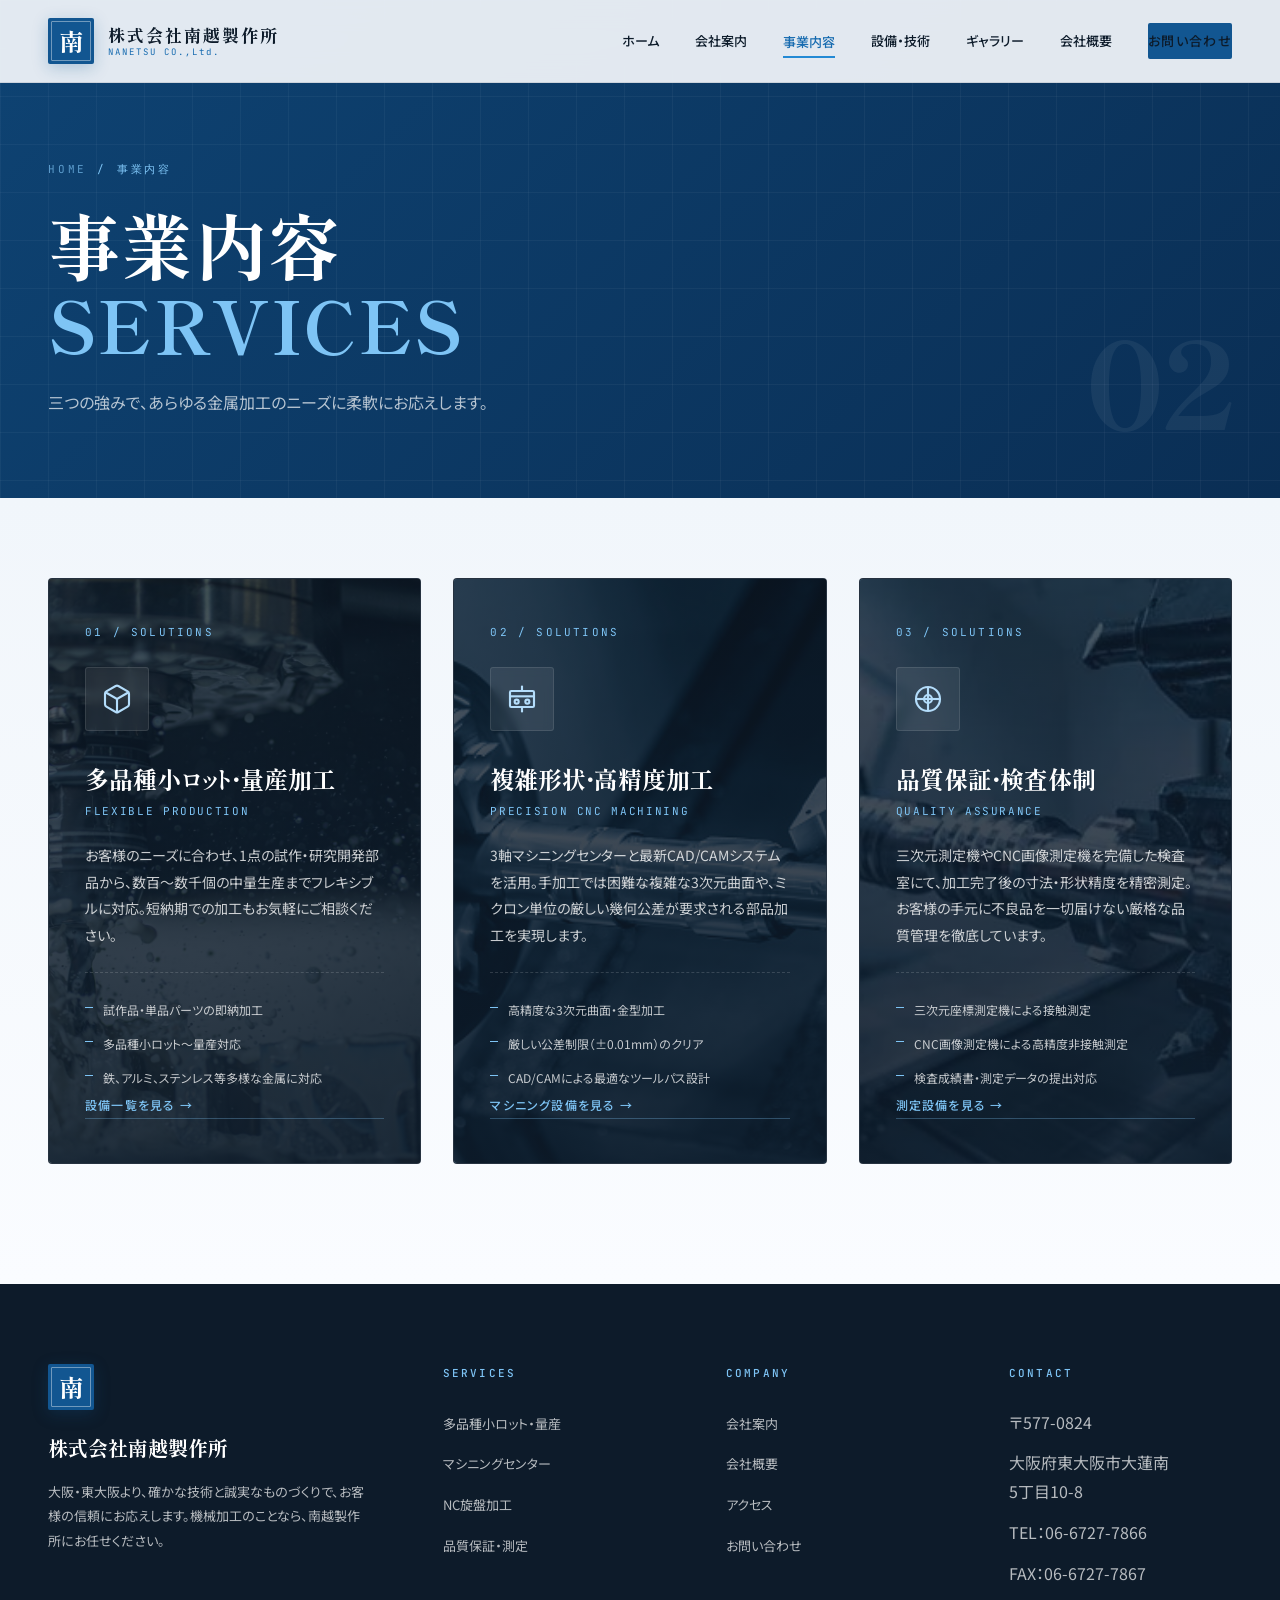
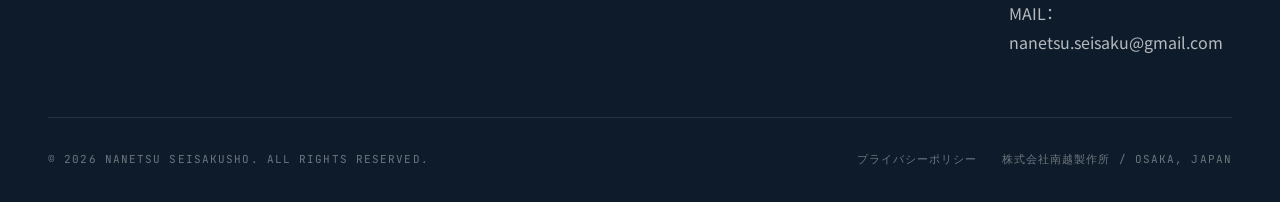
<file: services.html>
﻿<!DOCTYPE html>
<html lang="ja">

<head>
  <meta charset="UTF-8">
  <meta name="viewport" content="width=device-width, initial-scale=1.0">
  <title>事業内容・加工サービス | 株式会社南越製作所【多品種小ロット〜量産・大阪】</title>
  <meta name="description" content="株式会社南越製作所の加工サービス一覧。多品種小ロットから量産加工、複雑形状の精密CNC機械加工、三次元測定機による厳格な品質保証まで、大阪・東大阪でワンストップ対応。">
  <meta name="keywords" content="精密機械加工 サービス,多品種小ロット,量産加工,CNC機械加工,複雑形状加工,品質保証,三次元測定,大阪 機械加工 依頼,東大阪 精密部品">
  <meta name="author" content="株式会社南越製作所">
  <meta name="robots" content="index, follow">
  <link rel="canonical" href="https://nanetsuseisaku.co.jp/services.html">
  <meta property="og:type" content="website">
  <meta property="og:locale" content="ja_JP">
  <meta property="og:site_name" content="株式会社南越製作所">
  <meta property="og:title" content="事業内容・加工サービス | 株式会社南越製作所【大阪・東大阪】">
  <meta property="og:description" content="多品種小ロットから量産加工、精密CNC機械加工、品質保証まで大阪・東大阪でワンストップ対応。">
  <meta property="og:url" content="https://nanetsuseisaku.co.jp/services.html">
  <meta property="og:image" content="https://nanetsuseisaku.co.jp/images/ogp.jpg">
  <meta name="twitter:card" content="summary_large_image">
  <meta name="twitter:title" content="事業内容・加工サービス | 株式会社南越製作所">
  <meta name="twitter:description" content="多品種小ロットから量産加工、精密CNC機械加工、品質保証まで大阪・東大阪でワンストップ対応。">
  <meta name="twitter:image" content="https://nanetsuseisaku.co.jp/images/ogp.jpg">
  <link rel="preconnect" href="https://fonts.googleapis.com">
  <link rel="preconnect" href="https://fonts.gstatic.com" crossorigin>
  <link
    href="https://fonts.googleapis.com/css2?family=Shippori+Mincho:wght@500;600;700;800&family=Noto+Sans+JP:wght@300;400;500;700&family=JetBrains+Mono:wght@400;500;700&display=swap"
    rel="stylesheet">
  <link rel="icon" href="favicon.svg" type="image/svg+xml">
  <link rel="stylesheet" href="css/style.css">
</head>

<body>

  <!-- Dynamic Header Placeholder -->
  <div id="header-placeholder"></div>

  <!-- ===== PAGE HERO ===== -->
  <div class="page-hero">
    <div class="page-hero-inner">
      <div class="breadcrumb">
        <a href="index.html">HOME</a>
        <span>/</span>
        <span>事業内容</span>
      </div>
      <h1>事業内容<br><span class="blue">SERVICES</span></h1>
      <p class="page-hero-sub">
        三つの強みで、あらゆる金属加工のニーズに柔軟にお応えします。
      </p>
    </div>
    <div class="hero-count">02</div>
  </div>

  <!-- ===== SERVICES CONTENT ===== -->
  <section class="services" style="padding-top: 80px;">
    <div class="services-grid">
      <!-- Service 01 -->
      <div class="service">
        <div class="service-bg" style="background-image: url('images/1.jpg');"></div>
        <div class="service-overlay"></div>
        <div class="service-content">
          <div class="service-num">01 / SOLUTIONS</div>
          <div class="service-icon">
            <svg width="32" height="32" viewBox="0 0 24 24" fill="none" stroke="currentColor" stroke-width="1.6">
              <path
                d="M21 16V8a2 2 0 0 0-1-1.73l-7-4a2 2 0 0 0-2 0l-7 4A2 2 0 0 0 3 8v8a2 2 0 0 0 1 1.73l7 4a2 2 0 0 0 2 0l7-4A2 2 0 0 0 21 16z" />
              <polyline points="3.27 6.96 12 12.01 20.73 6.96" />
              <line x1="12" y1="22.08" x2="12" y2="12" />
            </svg>
          </div>
          <h3>多品種小ロット・量産加工</h3>
          <span class="en">FLEXIBLE PRODUCTION</span>
          <p>
            お客様のニーズに合わせ、1点の試作・研究開発部品から、数百〜数千個の中量生産までフレキシブルに対応。短納期での加工もお気軽にご相談ください。
          </p>
          <ul class="service-list">
            <li>試作品・単品パーツの即納加工</li>
            <li>多品種小ロット〜量産対応</li>
            <li>鉄、アルミ、ステンレス等多様な金属に対応</li>
          </ul>
          <a href="tech.html" class="service-cta">設備一覧を見る →</a>
        </div>
      </div>

      <!-- Service 02 -->
      <div class="service">
        <div class="service-bg" style="background-image: url('images/2.jpg');"></div>
        <div class="service-overlay"></div>
        <div class="service-content">
          <div class="service-num">02 / SOLUTIONS</div>
          <div class="service-icon">
            <svg width="32" height="32" viewBox="0 0 24 24" fill="none" stroke="currentColor" stroke-width="1.6">
              <rect x="3" y="6" width="18" height="12" rx="1" />
              <line x1="3" y1="10" x2="21" y2="10" />
              <circle cx="8" cy="14" r="1.5" />
              <circle cx="16" cy="14" r="1.5" />
              <line x1="12" y1="2" x2="12" y2="6" />
              <line x1="12" y1="18" x2="12" y2="22" />
            </svg>
          </div>
          <h3>複雑形状・高精度加工</h3>
          <span class="en">PRECISION CNC MACHINING</span>
          <p>
            3軸マシニングセンターと最新CAD/CAMシステムを活用。手加工では困難な複雑な3次元曲面や、ミクロン単位の厳しい幾何公差が要求される部品加工を実現します。
          </p>
          <ul class="service-list">
            <li>高精度な3次元曲面・金型加工</li>
            <li>厳しい公差制限（±0.01mm）のクリア</li>
            <li>CAD/CAMによる最適なツールパス設計</li>
          </ul>
          <a href="mc.html" class="service-cta">マシニング設備を見る →</a>
        </div>
      </div>

      <!-- Service 03 -->
      <div class="service">
        <div class="service-bg" style="background-image: url('images/3.webp');"></div>
        <div class="service-overlay"></div>
        <div class="service-content">
          <div class="service-num">03 / SOLUTIONS</div>
          <div class="service-icon">
            <svg width="32" height="32" viewBox="0 0 24 24" fill="none" stroke="currentColor" stroke-width="1.6">
              <circle cx="12" cy="12" r="9" />
              <circle cx="12" cy="12" r="3" />
              <line x1="12" y1="3" x2="12" y2="21" />
              <line x1="3" y1="12" x2="21" y2="12" />
            </svg>
          </div>
          <h3>品質保証・検査体制</h3>
          <span class="en">QUALITY ASSURANCE</span>
          <p>
            三次元測定機やCNC画像測定機を完備した検査室にて、加工完了後の寸法・形状精度を精密測定。お客様の手元に不良品を一切届けない厳格な品質管理を徹底しています。
          </p>
          <ul class="service-list">
            <li>三次元座標測定機による接触測定</li>
            <li>CNC画像測定機による高精度非接触測定</li>
            <li>検査成績書・測定データの提出対応</li>
          </ul>
          <a href="do.html" class="service-cta">測定設備を見る →</a>
        </div>
      </div>
    </div>
  </section>

  <!-- Dynamic Footer Placeholder -->
  <div id="footer-placeholder"></div>

  <!-- Common Script -->
  <script src="js/common.js"></script>
</body>

</html>
</file>
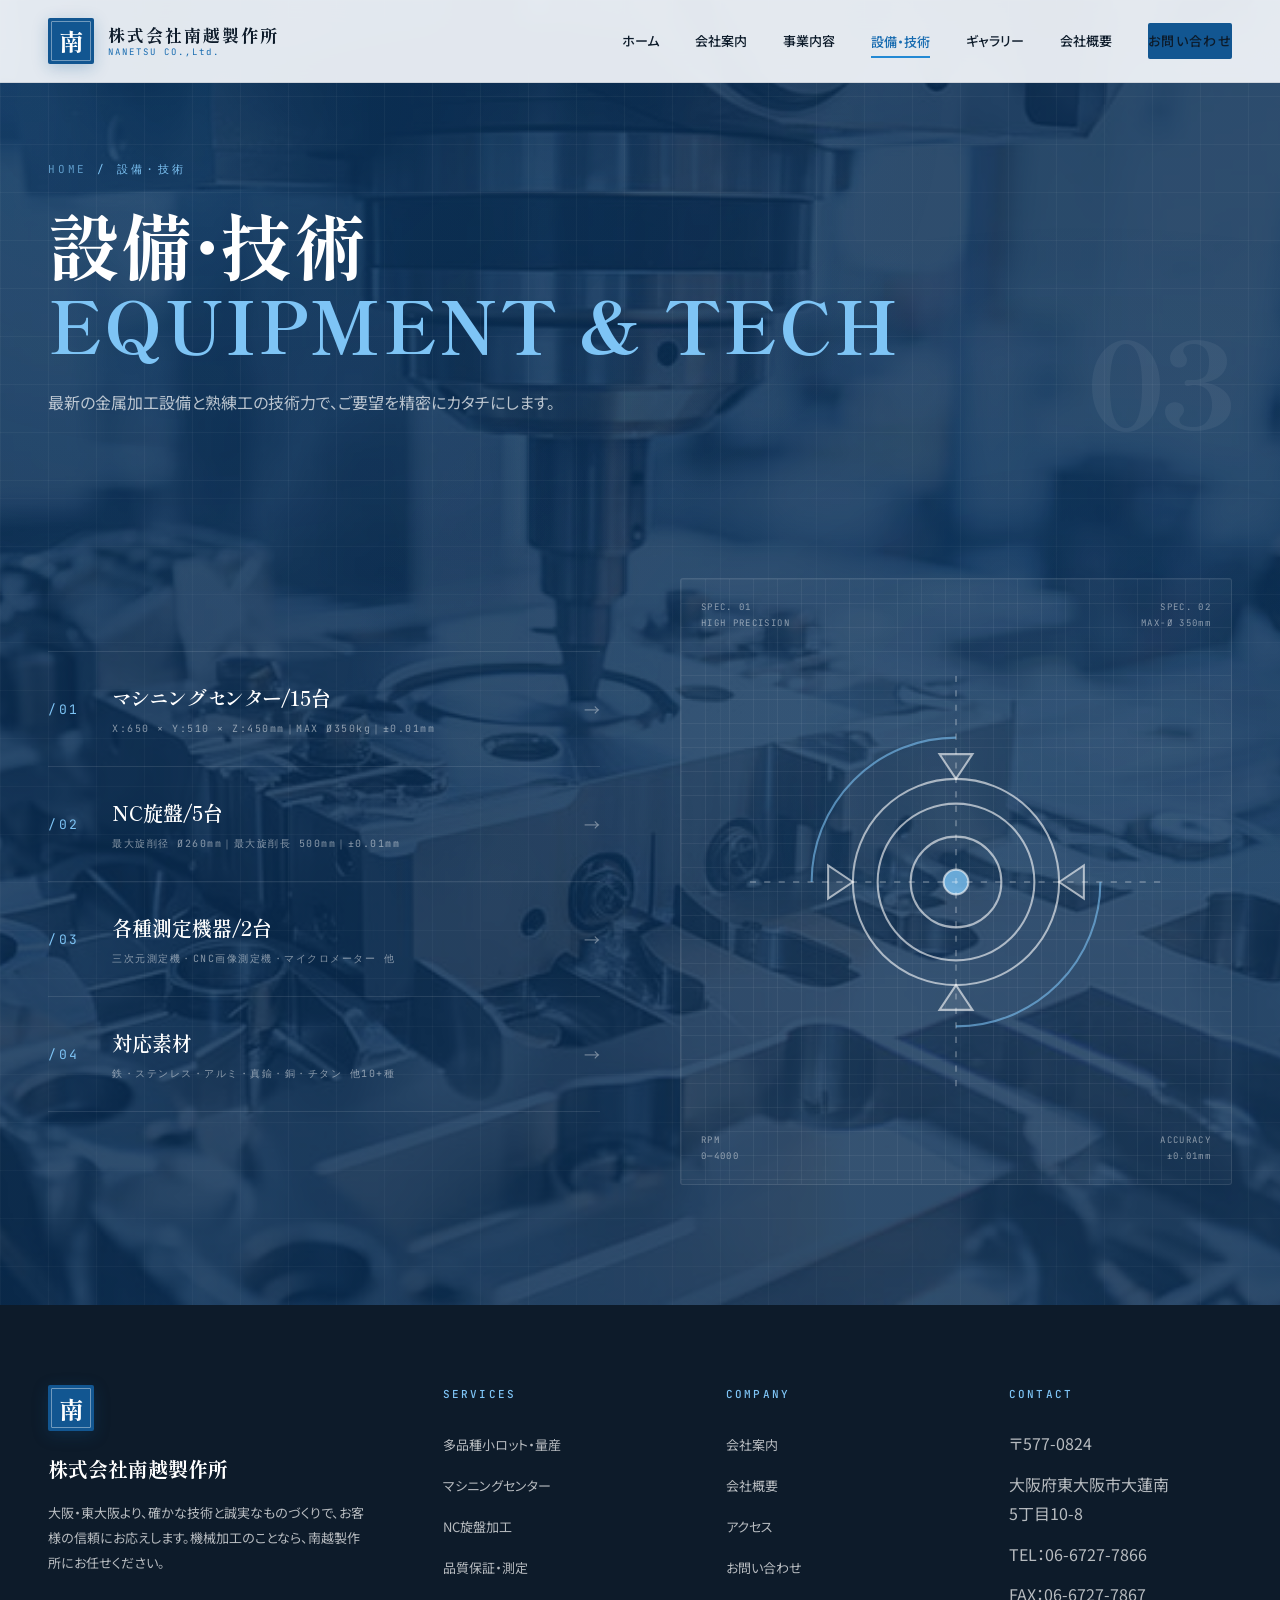
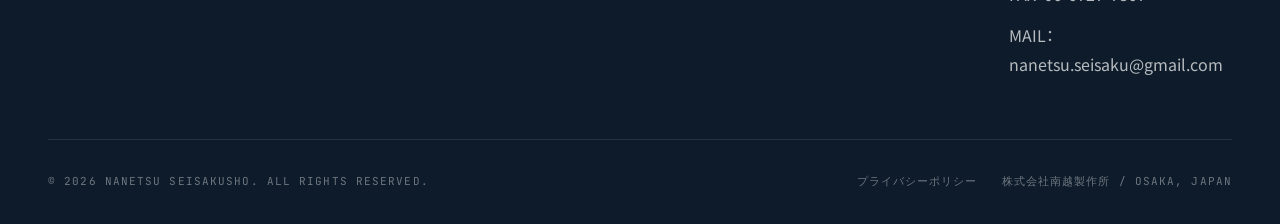
<file: tech.html>
﻿<!DOCTYPE html>
<html lang="ja">

<head>
  <meta charset="UTF-8">
  <meta name="viewport" content="width=device-width, initial-scale=1.0">
  <title>設備・技術一覧 | 株式会社南越製作所【マシニングセンター15台・NC旋盤5台・大阪】</title>
  <meta name="description" content="株式会社南越製作所の保有設備一覧。Mazak・森精機等のマシニングセンター15台、NC旋盤5台、三次元測定機・CNC画像測定機を完備。鉄・アルミ・ステンレス・チタン等10種以上の素材に対応。">
  <meta name="keywords" content="マシニングセンター 設備,NC旋盤 設備,Mazak,森精機,三次元測定機,精密加工 設備,大阪 機械設備,東大阪 工場,鉄 アルミ ステンレス 加工">
  <meta name="author" content="株式会社南越製作所">
  <meta name="robots" content="index, follow">
  <link rel="canonical" href="https://nanetsuseisaku.co.jp/tech.html">
  <meta property="og:type" content="website">
  <meta property="og:locale" content="ja_JP">
  <meta property="og:site_name" content="株式会社南越製作所">
  <meta property="og:title" content="設備・技術一覧 | 株式会社南越製作所【マシニングセンター15台・NC旋盤5台】">
  <meta property="og:description" content="マシニングセンター15台・NC旋盤5台・三次元測定機完備。鉄・アルミ・ステンレス等10種以上対応の大阪・東大阪精密機械加工工場。">
  <meta property="og:url" content="https://nanetsuseisaku.co.jp/tech.html">
  <meta property="og:image" content="https://nanetsuseisaku.co.jp/images/ogp.jpg">
  <meta name="twitter:card" content="summary_large_image">
  <meta name="twitter:title" content="設備・技術一覧 | 株式会社南越製作所">
  <meta name="twitter:description" content="マシニングセンター15台・NC旋盤5台・三次元測定機完備。鉄・アルミ・ステンレス等10種以上対応。">
  <meta name="twitter:image" content="https://nanetsuseisaku.co.jp/images/ogp.jpg">
  <link rel="preconnect" href="https://fonts.googleapis.com">
  <link rel="preconnect" href="https://fonts.gstatic.com" crossorigin>
  <link
    href="https://fonts.googleapis.com/css2?family=Shippori+Mincho:wght@500;600;700;800&family=Noto+Sans+JP:wght@300;400;500;700&family=JetBrains+Mono:wght@400;500;700&display=swap"
    rel="stylesheet">
  <link rel="icon" href="favicon.svg" type="image/svg+xml">
  <link rel="stylesheet" href="css/style.css">
</head>

<body>

  <!-- Dynamic Header Placeholder -->
  <div id="header-placeholder"></div>

  <!-- ===== TECHNOLOGY PAGE WRAPPER WITH BACKGROUND ===== -->
  <div style="background: linear-gradient(rgba(10, 46, 84, 0.85), rgba(10, 46, 84, 0.85)), url('images/4.jpg') center/cover no-repeat; color: #fff;">
    <!-- ===== PAGE HERO ===== -->
    <div class="page-hero" style="background: transparent;">
      <div class="page-hero-inner">
        <div class="breadcrumb">
          <a href="index.html">HOME</a>
          <span>/</span>
          <span>設備・技術</span>
        </div>
        <h1>設備・技術<br><span class="blue">EQUIPMENT & TECH</span></h1>
        <p class="page-hero-sub">
          最新の金属加工設備と熟練工の技術力で、ご要望を精密にカタチにします。
        </p>
      </div>
      <div class="hero-count">03</div>
    </div>

    <!-- ===== TECHNOLOGY CONTENT ===== -->
    <section class="tech" style="padding-top: 80px; background: transparent;">
    <div class="tech-content">
      <div class="tech-list">
        <a href="mc.html" class="tech-item">
          <span class="tech-num">/01</span>
          <div class="tech-name">マシニングセンター/15台
            <span class="en">X:650 × Y:510 × Z:450mm｜MAX Ø350kg｜±0.01mm</span>
          </div>
          <span class="tech-arrow">→</span>
        </a>
        <a href="nc.html" class="tech-item">
          <span class="tech-num">/02</span>
          <div class="tech-name">NC旋盤/5台
            <span class="en">最大旋削径 Ø260mm｜最大旋削長 500mm｜±0.01mm</span>
          </div>
          <span class="tech-arrow">→</span>
        </a>
        <a href="do.html" class="tech-item">
          <span class="tech-num">/03</span>
          <div class="tech-name">各種測定機器/2台
            <span class="en">三次元測定機・CNC画像測定機・マイクロメーター 他</span>
          </div>
          <span class="tech-arrow">→</span>
        </a>
        <div class="tech-item">
          <span class="tech-num">/04</span>
          <div class="tech-name">対応素材
            <span class="en">鉄・ステンレス・アルミ・真鍮・銅・チタン 他10+種</span>
          </div>
          <span class="tech-arrow">→</span>
        </div>
      </div>

      <div class="tech-visual">
        <div class="tech-visual-grid"></div>
        <span class="tech-spec ts1">SPEC. 01<br>HIGH PRECISION</span>
        <span class="tech-spec ts2">SPEC. 02<br>MAX-Ø 350mm</span>
        <span class="tech-spec ts3">RPM<br>0—4000</span>
        <span class="tech-spec ts4">ACCURACY<br>±0.01mm</span>
        <svg viewBox="0 0 200 200" xmlns="http://www.w3.org/2000/svg">
          <!-- Lathe representation -->
          <g fill="none" stroke="rgba(255,255,255,.6)" stroke-width="1">
            <!-- Chuck -->
            <circle cx="100" cy="100" r="50" />
            <circle cx="100" cy="100" r="38" />
            <circle cx="100" cy="100" r="22" />
            <circle cx="100" cy="100" r="6" fill="rgba(125,196,245,.8)" />
            <!-- Jaws -->
            <path d="M100 50 L92 38 L108 38 Z" fill="rgba(255,255,255,.1)" />
            <path d="M100 150 L92 162 L108 162 Z" fill="rgba(255,255,255,.1)" />
            <path d="M50 100 L38 92 L38 108 Z" fill="rgba(255,255,255,.1)" />
            <path d="M150 100 L162 92 L162 108 Z" fill="rgba(255,255,255,.1)" />
            <!-- Crosshair -->
            <line x1="0" y1="100" x2="200" y2="100" stroke-dasharray="3 4" opacity=".4" />
            <line x1="100" y1="0" x2="100" y2="200" stroke-dasharray="3 4" opacity=".4" />
            <!-- Outer arcs -->
            <path d="M30 100 A70 70 0 0 1 100 30" stroke="rgba(125,196,245,.6)" />
            <path d="M170 100 A70 70 0 0 1 100 170" stroke="rgba(125,196,245,.6)" />
          </g>
        </svg>
      </div>
    </div>
  </section>
  </div>

  <!-- Dynamic Footer Placeholder -->
  <div id="footer-placeholder"></div>

  <!-- Common Script -->
  <script src="js/common.js"></script>
</body>

</html>
</file>
<file: css/style.css>
@charset "UTF-8";

/* ==========================================================================
   1. VARIABLES & DESIGN SYSTEM
   ========================================================================== */
:root {
  /* Sky / Primary Blue Palette */
  --sky-50: #eff8ff;
  --sky-100: #dceeff;
  --sky-200: #b4ddfb;
  --sky-300: #7ec4f5;
  --sky-400: #4aa8ec;
  --sky-500: #2389d4;
  --sky-600: #176bb0;
  --sky-700: #125691;
  --sky-800: #0e4373;
  --sky-900: #0a2e54;

  /* Neutrals */
  --ink: #0d1b2a;
  --paper: #fafcff;
  --paper-2: #f1f6fb;
  --line: rgba(13, 27, 42, .10);
  --line-blue: rgba(35, 137, 212, .18);
  --steel: #3a4a5e;
  --accent: #ff6b35;

  /* Quality/Teal Palette (do.html) */
  --teal: #0d6e6e;
  --teal-light: #e0f5f5;
  --teal-mid: #0a9396;

  /* NC Lathe Palette (nc.html) */
  --nc-accent: #c0392b;
  --nc-dark: #922b21;
}

/* ==========================================================================
   2. RESET & BASE
   ========================================================================== */
* {
  margin: 0;
  padding: 0;
  box-sizing: border-box;
}

html {
  scroll-behavior: smooth;
}

body {
  font-family: 'Noto Sans JP', sans-serif;
  background: var(--paper);
  color: var(--ink);
  line-height: 1.8;
  overflow-x: hidden;
  font-feature-settings: "palt";
  -webkit-font-smoothing: antialiased;
}

/* Base atmosphere */
body::before {
  content: '';
  position: fixed;
  inset: 0;
  background:
    radial-gradient(ellipse at 15% 10%, rgba(35, 137, 212, .08) 0%, transparent 50%),
    radial-gradient(ellipse at 85% 80%, rgba(35, 137, 212, .06) 0%, transparent 50%);
  pointer-events: none;
  z-index: 0;
}

/* Typography Classes */
.mincho {
  font-family: 'Shippori Mincho', serif;
}

.mono {
  font-family: 'JetBrains Mono', monospace;
  letter-spacing: .05em;
}

/* ==========================================================================
   3. NAVIGATION BAR
   ========================================================================== */
nav {
  position: fixed;
  top: 0;
  left: 0;
  right: 0;
  z-index: 100;
  padding: 18px 48px;
  display: flex;
  justify-content: space-between;
  align-items: center;
  background: rgba(250, 252, 255, .90);
  backdrop-filter: blur(14px);
  -webkit-backdrop-filter: blur(14px);
  border-bottom: 1px solid var(--line);
  transition: padding .3s;
}

.logo {
  display: flex;
  align-items: center;
  gap: 14px;
  text-decoration: none;
  color: inherit;
}

.logo-mark {
  width: 46px;
  height: 46px;
  background: var(--sky-700);
  color: #fff;
  display: grid;
  place-items: center;
  font-family: 'Shippori Mincho', serif;
  font-weight: 700;
  font-size: 24px;
  position: relative;
  border-radius: 2px;
  box-shadow: 0 4px 16px rgba(18, 86, 145, .25);
}

.logo-mark::after {
  content: '';
  position: absolute;
  inset: 3px;
  border: 1px solid rgba(255, 255, 255, .4);
  border-radius: 1px;
}

.logo-text {
  display: flex;
  flex-direction: column;
  line-height: 1;
}

.logo-jp {
  font-family: 'Shippori Mincho', serif;
  font-weight: 700;
  font-size: 17px;
  letter-spacing: .12em;
}

.logo-en {
  font-family: 'JetBrains Mono', monospace;
  font-size: 9px;
  color: var(--sky-600);
  margin-top: 5px;
  letter-spacing: .22em;
}

.nav-links {
  display: flex;
  gap: 36px;
  align-items: center;
}

.nav-links a {
  color: var(--ink);
  text-decoration: none;
  font-size: 13px;
  font-weight: 500;
  position: relative;
  padding: 6px 0;
  transition: color .3s;
}

.nav-links a::after {
  content: '';
  position: absolute;
  left: 0;
  bottom: 0;
  width: 0;
  height: 2px;
  background: var(--sky-500);
  transition: width .35s ease;
}

.nav-links a:hover {
  color: var(--sky-600);
}

.nav-links a:hover::after {
  width: 100%;
}

.nav-links a.active {
  color: var(--active-color, var(--sky-600));
  border-bottom: 2px solid var(--active-border, var(--sky-500));
  padding-bottom: 2px;
}

.nav-cta {
  background: var(--sky-700);
  color: #fff;
  padding: 11px 24px;
  font-size: 12px;
  letter-spacing: .1em;
  border: none;
  cursor: pointer;
  font-family: inherit;
  text-decoration: none;
  border-radius: 2px;
  font-weight: 500;
  transition: all .3s;
}

.nav-cta:hover {
  background: var(--sky-800);
  transform: translateY(-1px);
  box-shadow: 0 6px 16px rgba(18, 86, 145, .3);
}

/* ==========================================================================
   4. SECTIONS (COMMON BASICS)
   ========================================================================== */
section {
  padding: 120px 48px;
  position: relative;
  z-index: 3;
}

.section-head {
  margin-bottom: 80px;
  display: grid;
  grid-template-columns: auto 1fr;
  gap: 60px;
  align-items: end;
}

.section-num {
  font-family: 'JetBrains Mono', monospace;
  font-size: 13px;
  color: var(--sky-600);
  letter-spacing: .3em;
  margin-bottom: 20px;
  display: flex;
  align-items: center;
  gap: 14px;
}

.section-num::before {
  content: '';
  width: 24px;
  height: 1px;
  background: var(--sky-500);
}

.section-title {
  font-family: 'Shippori Mincho', serif;
  font-size: clamp(36px, 4.5vw, 60px);
  font-weight: 700;
  line-height: 1.2;
  letter-spacing: .02em;
}

.section-title .blue {
  color: var(--sky-600);
}

.section-desc {
  font-size: 15px;
  color: var(--steel);
  line-height: 2;
  max-width: 420px;
  padding-bottom: 8px;
}

/* ==========================================================================
   5. BUTTONS (SHARED)
   ========================================================================== */
.btn-primary {
  background: var(--sky-700);
  color: #fff;
  padding: 18px 36px;
  font-size: 13px;
  letter-spacing: .15em;
  border: none;
  cursor: pointer;
  font-family: inherit;
  font-weight: 500;
  display: inline-flex;
  align-items: center;
  gap: 14px;
  transition: all .3s;
  text-decoration: none;
  border-radius: 2px;
  box-shadow: 0 6px 20px rgba(18, 86, 145, .25);
}

.btn-primary:hover {
  background: var(--sky-800);
  transform: translateY(-2px);
  box-shadow: 0 10px 28px rgba(18, 86, 145, .35);
}

.btn-primary svg {
  width: 16px;
  height: 16px;
  transition: transform .3s;
}

.btn-primary:hover svg {
  transform: translateX(4px);
}

.btn-ghost {
  color: var(--ink);
  text-decoration: none;
  font-size: 13px;
  letter-spacing: .15em;
  padding: 18px 0;
  border-bottom: 1px solid var(--sky-700);
  transition: all .3s;
  font-weight: 500;
}

.btn-ghost:hover {
  color: var(--sky-600);
  padding-left: 8px;
}

.btn-white {
  background: #fff;
  color: var(--sky-800);
  padding: 20px 40px;
  font-size: 14px;
  letter-spacing: .15em;
  font-family: inherit;
  font-weight: 500;
  text-decoration: none;
  border-radius: 2px;
  display: inline-flex;
  align-items: center;
  gap: 14px;
  transition: all .3s;
}

.btn-white:hover {
  transform: translateY(-2px);
  box-shadow: 0 12px 32px rgba(0, 0, 0, .25);
}

.btn-outline {
  background: transparent;
  color: #fff;
  padding: 20px 40px;
  font-size: 14px;
  letter-spacing: .15em;
  font-family: inherit;
  font-weight: 500;
  text-decoration: none;
  border: 1px solid rgba(255, 255, 255, .4);
  border-radius: 2px;
  display: inline-flex;
  align-items: center;
  gap: 14px;
  transition: all .3s;
}

.btn-outline:hover {
  background: rgba(255, 255, 255, .1);
  border-color: #fff;
}

/* btn-outline used on light bg (company section) */
.company .btn-outline {
  color: var(--sky-700);
  border-color: var(--sky-300);
}

.company .btn-outline:hover {
  background: var(--sky-50);
  border-color: var(--sky-500);
}

.btn-submit {
  width: 100%;
  background: var(--sky-700);
  color: #fff;
  padding: 16px;
  font-size: 14px;
  letter-spacing: .15em;
  border: none;
  border-radius: 2px;
  cursor: pointer;
  font-family: inherit;
  font-weight: 500;
  transition: all .3s;
  margin-top: 8px;
  display: inline-flex;
  align-items: center;
  justify-content: center;
  gap: 10px;
}

.btn-submit:hover {
  background: var(--sky-800);
}

.btn-submit:disabled {
  background: var(--steel);
  opacity: 0.6;
  cursor: not-allowed;
}

/* ==========================================================================
   6. SIBLING BUTTONS / SIBLING LINKS
   ========================================================================== */
.sibling-row {
  display: flex;
  gap: 24px;
  margin-top: 48px;
  padding: 0 48px 80px;
}

.sibling-btn {
  flex: 1;
  display: flex;
  align-items: center;
  justify-content: space-between;
  padding: 28px 32px;
  border: 1px solid var(--line);
  border-radius: 4px;
  text-decoration: none;
  color: var(--ink);
  transition: all .3s;
  background: #fff;
}

.sibling-btn:hover {
  border-color: var(--sky-300);
  box-shadow: 0 8px 24px -6px rgba(18, 86, 145, .12);
  transform: translateY(-2px);
}

.sibling-btn .s-label {
  font-family: 'JetBrains Mono', monospace;
  font-size: 9px;
  color: var(--sky-600);
  letter-spacing: .2em;
  margin-bottom: 6px;
}

.sibling-btn .s-title {
  font-family: 'Shippori Mincho', serif;
  font-size: 18px;
  font-weight: 700;
}

.sibling-btn .s-count {
  font-family: 'Shippori Mincho', serif;
  font-size: 36px;
  font-weight: 700;
  color: var(--sky-700);
}

.sibling-btn .s-arrow {
  font-size: 20px;
  color: var(--sky-400);
}

/* ==========================================================================
   7. CONTACT MODAL & FORM ELEMENTS
   ========================================================================== */
.modal-overlay {
  position: fixed;
  inset: 0;
  background: rgba(13, 27, 42, .65);
  backdrop-filter: blur(6px);
  z-index: 200;
  display: flex;
  align-items: center;
  justify-content: center;
  opacity: 0;
  pointer-events: none;
  transition: opacity .35s;
}

.modal-overlay.open {
  opacity: 1;
  pointer-events: all;
}

.modal {
  background: #fff;
  border-radius: 4px;
  padding: 56px 48px;
  width: min(600px, 92vw);
  max-height: 90vh;
  overflow-y: auto;
  position: relative;
  transform: translateY(20px);
  transition: transform .35s;
}

.modal-overlay.open .modal {
  transform: translateY(0);
}

.modal-close {
  position: absolute;
  top: 20px;
  right: 24px;
  background: none;
  border: none;
  font-size: 24px;
  color: var(--steel);
  cursor: pointer;
  line-height: 1;
}

.modal h3 {
  font-family: 'Shippori Mincho', serif;
  font-size: 26px;
  margin-bottom: 8px;
}

.modal .modal-sub {
  font-size: 13px;
  color: var(--steel);
  margin-bottom: 36px;
  letter-spacing: .05em;
}

.form-group {
  margin-bottom: 24px;
}

.form-group label {
  display: block;
  font-size: 12px;
  font-weight: 500;
  letter-spacing: .1em;
  color: var(--sky-700);
  margin-bottom: 8px;
}

.form-group input,
.form-group textarea,
.form-group select {
  width: 100%;
  padding: 12px 16px;
  border: 1px solid var(--line);
  border-radius: 2px;
  font-family: inherit;
  font-size: 15px;
  color: var(--ink);
  background: var(--paper);
  transition: border-color .3s;
  outline: none;
}

.form-group input:focus,
.form-group textarea:focus,
.form-group select:focus {
  border-color: var(--sky-500);
}

.form-group textarea {
  height: 120px;
  resize: vertical;
}

.form-row {
  display: grid;
  grid-template-columns: 1fr 1fr;
  gap: 16px;
}

/* Modal Form States (Success & Error messages) */
.form-status-message {
  margin-top: 15px;
  padding: 12px;
  border-radius: 2px;
  font-size: 14px;
  text-align: center;
  display: none;
}

.form-status-message.success {
  display: block;
  background: #e8f5e9;
  color: #2e7d32;
  border: 1px solid #c8e6c9;
}

.form-status-message.error {
  display: block;
  background: #ffebee;
  color: #c62828;
  border: 1px solid #ffcdd2;
}

.modal-success-screen {
  text-align: center;
  padding: 24px 0;
  display: flex;
  flex-direction: column;
  align-items: center;
  justify-content: center;
  gap: 20px;
}

.modal-success-screen svg {
  width: 72px;
  height: 72px;
  color: #27ae60;
  background: #e8f5e9;
  border-radius: 50%;
  padding: 14px;
}

.modal-success-screen h4 {
  font-family: 'Shippori Mincho', serif;
  font-size: 24px;
  color: var(--ink);
}

.modal-success-screen p {
  font-size: 14px;
  color: var(--steel);
  line-height: 1.8;
  max-width: 400px;
}

/* ==========================================================================
   8. FOOTER
   ========================================================================== */
footer {
  background: var(--ink);
  color: rgba(255, 255, 255, .7);
  padding: 80px 48px 32px;
  position: relative;
  z-index: 3;
}

.footer-top {
  display: grid;
  grid-template-columns: 1.5fr 1fr 1fr 1fr;
  gap: 60px;
  padding-bottom: 60px;
  border-bottom: 1px solid rgba(255, 255, 255, .1);
}

.footer-brand .logo-mark {
  margin-bottom: 20px;
}

.footer-brand h4 {
  font-family: 'Shippori Mincho', serif;
  color: #fff;
  font-size: 20px;
  margin-bottom: 14px;
}

.footer-brand p {
  font-size: 13px;
  line-height: 1.9;
  max-width: 320px;
}

.footer-col h5 {
  font-size: 11px;
  color: var(--sky-300);
  letter-spacing: .2em;
  margin-bottom: 24px;
  font-family: 'JetBrains Mono', monospace;
  font-weight: 500;
}

.footer-col ul {
  list-style: none;
  display: flex;
  flex-direction: column;
  gap: 12px;
}

.footer-col a {
  color: rgba(255, 255, 255, .7);
  text-decoration: none;
  font-size: 13px;
  transition: color .3s;
}

.footer-col a:hover {
  color: #fff;
}

.footer-bottom {
  padding-top: 32px;
  display: flex;
  justify-content: space-between;
  align-items: center;
  font-size: 11px;
  color: rgba(255, 255, 255, .4);
  font-family: 'JetBrains Mono', monospace;
  letter-spacing: .1em;
}

.footer-policy-link {
  color: rgba(255, 255, 255, .4);
  text-decoration: none;
  font-family: 'JetBrains Mono', monospace;
  font-size: 11px;
  letter-spacing: .1em;
  transition: color .3s;
}

.footer-policy-link:hover {
  color: rgba(255, 255, 255, .8);
}

/* ==========================================================================
   9. SCROLL REVEALS & KEYFRAMES
   ========================================================================== */
.reveal {
  opacity: 0;
  transform: translateY(30px);
  transition: all .8s ease;
}

.reveal.show {
  opacity: 1;
  transform: translateY(0);
}

@keyframes fadeUp {
  from {
    opacity: 0;
    transform: translateY(30px);
  }
  to {
    opacity: 1;
    transform: translateY(0);
  }
}

/* ==========================================================================
   10. RESPONSIVE UTILITIES (GLOBAL NAV / FOOTER)
   ========================================================================== */
@media(max-width:1024px) {
  nav {
    padding: 16px 24px;
  }

  .nav-links a:not(.nav-cta) {
    display: none;
  }

  section {
    padding: 90px 24px;
  }

  .footer-top {
    grid-template-columns: 1fr 1fr;
    gap: 40px;
  }
  
  .sibling-row {
    flex-direction: column;
  }
}

@media(max-width:640px) {
  .footer-top {
    grid-template-columns: 1fr;
  }

  .footer-bottom {
    flex-direction: column;
    gap: 12px;
  }
}

/* ==========================================================================
   11. PAGE-SPECIFIC SECTIONS (MERGED FROM INDEX.HTML)
   ========================================================================== */

/* ===== HERO ===== */
.hero {
  min-height: 100vh;
  padding: 160px 48px 100px;
  display: grid;
  grid-template-columns: 1.25fr 1fr;
  gap: 60px;
  position: relative;
  align-items: center;
}

.hero-bg-text {
  position: absolute;
  top: 50%;
  right: -3%;
  transform: translateY(-50%);
  font-family: 'Shippori Mincho', serif;
  font-size: clamp(180px, 24vw, 360px);
  font-weight: 800;
  background: linear-gradient(180deg, var(--sky-200) 0%, var(--sky-100) 100%);
  -webkit-background-clip: text;
  background-clip: text;
  -webkit-text-fill-color: transparent;
  opacity: .5;
  letter-spacing: -.04em;
  line-height: .85;
  pointer-events: none;
  z-index: 0;
  user-select: none;
  writing-mode: vertical-rl;
}

.hero-content {
  position: relative;
  z-index: 3;
}

.hero-tag {
  display: inline-flex;
  align-items: center;
  gap: 14px;
  font-size: 11px;
  letter-spacing: .3em;
  color: var(--sky-600);
  margin-bottom: 36px;
  font-weight: 500;
}

.hero-tag::before {
  content: '';
  width: 36px;
  height: 1px;
  background: var(--sky-500);
}

.hero-tag::after {
  content: 'EST. 大阪';
  font-family: 'JetBrains Mono', monospace;
  font-size: 10px;
  color: var(--sky-700);
  letter-spacing: .2em;
}

.hero-title {
  font-family: 'Shippori Mincho', serif;
  font-weight: 700;
  font-size: clamp(44px, 6.5vw, 88px);
  line-height: 1.1;
  letter-spacing: .02em;
  margin-bottom: 36px;
  color: var(--ink);
}

.hero-title .accent {
  color: var(--sky-600);
  position: relative;
  display: inline-block;
}

.hero-title .accent::after {
  content: '';
  position: absolute;
  bottom: 6px;
  left: 0;
  right: 0;
  height: 10px;
  background: var(--sky-200);
  opacity: .6;
  z-index: -1;
}

.hero-sub {
  font-size: 16px;
  color: var(--steel);
  max-width: 540px;
  margin-bottom: 48px;
  line-height: 2;
}

.hero-cta {
  display: flex;
  gap: 24px;
  align-items: center;
  flex-wrap: wrap;
}

/* ===== Hero visual: blueprint aesthetic ===== */
.hero-visual {
  position: relative;
  z-index: 2;
  aspect-ratio: 1/1.15;
  background: linear-gradient(135deg, var(--sky-800) 0%, var(--sky-900) 100%);
  overflow: hidden;
  border-radius: 3px;
  box-shadow:
    0 30px 60px -20px rgba(10, 46, 84, .4),
    0 0 0 1px rgba(255, 255, 255, .05);
}

.blueprint {
  position: absolute;
  inset: 0;
  background-image:
    linear-gradient(rgba(255, 255, 255, .06) 1px, transparent 1px),
    linear-gradient(90deg, rgba(255, 255, 255, .06) 1px, transparent 1px);
  background-size: 32px 32px;
}

.blueprint-major {
  position: absolute;
  inset: 0;
  background-image:
    linear-gradient(rgba(255, 255, 255, .1) 1px, transparent 1px),
    linear-gradient(90deg, rgba(255, 255, 255, .1) 1px, transparent 1px);
  background-size: 160px 160px;
}

.gear-svg {
  position: absolute;
  top: 50%;
  left: 50%;
  transform: translate(-50%, -50%);
  width: 80%;
  height: 80%;
  animation: spin 80s linear infinite;
}

.gear-svg-2 {
  position: absolute;
  top: 18%;
  right: 8%;
  width: 30%;
  height: 30%;
  animation: spin-rev 50s linear infinite;
  opacity: .5;
}

@keyframes spin {
  from {
    transform: translate(-50%, -50%) rotate(0)
  }
  to {
    transform: translate(-50%, -50%) rotate(360deg)
  }
}

@keyframes spin-rev {
  from {
    transform: rotate(0)
  }
  to {
    transform: rotate(-360deg)
  }
}

.visual-corner {
  position: absolute;
  font-family: 'JetBrains Mono', monospace;
  font-size: 9px;
  color: rgba(255, 255, 255, .55);
  letter-spacing: .15em;
}

.vc-tl {
  top: 18px;
  left: 18px;
}

.vc-tr {
  top: 18px;
  right: 18px;
  text-align: right;
}

.vc-bl {
  bottom: 18px;
  left: 18px;
}

.vc-br {
  bottom: 18px;
  right: 18px;
  text-align: right;
}

.visual-stamp {
  position: absolute;
  top: 50%;
  right: 24px;
  transform: translateY(-50%) rotate(90deg);
  transform-origin: right center;
  font-family: 'Shippori Mincho', serif;
  font-size: 11px;
  color: rgba(255, 255, 255, .7);
  letter-spacing: .5em;
  writing-mode: vertical-rl;
}

/* ===== Stats strip ===== */
.stats {
  display: grid;
  grid-template-columns: repeat(4, 1fr);
  border-top: 1px solid var(--line);
  border-bottom: 1px solid var(--line);
  background: var(--paper-2);
  position: relative;
  z-index: 3;
}

.stat {
  padding: 40px 36px;
  border-right: 1px solid var(--line);
  position: relative;
}

.stat:last-child {
  border-right: none;
}

.stat-num {
  font-family: 'Shippori Mincho', serif;
  font-size: 56px;
  font-weight: 700;
  color: var(--sky-700);
  line-height: 1;
  margin-bottom: 8px;
  display: flex;
  align-items: baseline;
  gap: 6px;
}

.stat-num .unit {
  font-size: 18px;
  color: var(--steel);
  font-family: 'Noto Sans JP', sans-serif;
  font-weight: 500;
}

.stat-label {
  font-size: 12px;
  color: var(--steel);
  letter-spacing: .1em;
}

.stat-en {
  font-family: 'JetBrains Mono', monospace;
  font-size: 10px;
  color: var(--sky-600);
  margin-top: 6px;
  letter-spacing: .15em;
}

/* ===== ABOUT ===== */
.about {
  background: var(--paper);
}

.about-grid {
  display: grid;
  grid-template-columns: 1fr 1.2fr;
  gap: 80px;
  align-items: center;
}

.about-img {
  aspect-ratio: 4/5;
  background: linear-gradient(135deg, var(--sky-700) 0%, var(--sky-900) 100%);
  position: relative;
  overflow: hidden;
  border-radius: 3px;
}

.about-img::before {
  content: '';
  position: absolute;
  inset: 0;
  background-image:
    linear-gradient(rgba(255, 255, 255, .05) 1px, transparent 1px),
    linear-gradient(90deg, rgba(255, 255, 255, .05) 1px, transparent 1px);
  background-size: 24px 24px;
}

.about-img-text {
  position: absolute;
  bottom: 40px;
  left: 40px;
  right: 40px;
  color: #fff;
}

.about-img-text .kanji {
  font-family: 'Shippori Mincho', serif;
  font-size: 88px;
  font-weight: 700;
  line-height: 1;
  margin-bottom: 16px;
  color: rgba(255, 255, 255, .95);
}

.about-img-text .desc {
  font-size: 13px;
  color: rgba(255, 255, 255, .7);
  letter-spacing: .15em;
  border-top: 1px solid rgba(255, 255, 255, .2);
  padding-top: 20px;
}

.about-img-deco {
  position: absolute;
  top: 30px;
  right: 30px;
  width: 80px;
  height: 80px;
  border: 1px solid rgba(255, 255, 255, .3);
  border-radius: 50%;
  display: grid;
  place-items: center;
  font-family: 'JetBrains Mono', monospace;
  font-size: 9px;
  color: rgba(255, 255, 255, .6);
  letter-spacing: .2em;
  text-align: center;
  line-height: 1.6;
}

.about-text h3 {
  font-family: 'Shippori Mincho', serif;
  font-size: 32px;
  font-weight: 700;
  margin-bottom: 32px;
  line-height: 1.4;
}

.about-text p {
  font-size: 15px;
  color: var(--steel);
  line-height: 2.1;
  margin-bottom: 24px;
}

.about-features {
  display: grid;
  grid-template-columns: 1fr 1fr;
  gap: 24px;
  margin-top: 48px;
  padding-top: 40px;
  border-top: 1px solid var(--line);
}

.feat {
  display: flex;
  gap: 16px;
  align-items: flex-start;
}

.feat-icon {
  width: 42px;
  height: 42px;
  background: var(--sky-100);
  color: var(--sky-700);
  display: grid;
  place-items: center;
  flex-shrink: 0;
  border-radius: 2px;
}

.feat h4 {
  font-size: 14px;
  margin-bottom: 4px;
  font-weight: 700;
}

.feat p {
  font-size: 12px;
  color: var(--steel);
  line-height: 1.7;
  margin: 0;
}

/* ===== REPRESENTATIVE & TEAM ===== */
.about-team {
  margin-top: 80px;
  padding-top: 80px;
  border-top: 1px solid var(--line);
}

.about-team-grid {
  display: grid;
  grid-template-columns: 1fr 1.2fr;
  gap: 80px;
  align-items: start;
}

.team-visuals {
  display: flex;
  flex-direction: column;
  gap: 32px;
}

.rep-card {
  background: var(--paper-2);
  border: 1px solid var(--line);
  border-radius: 4px;
  overflow: hidden;
  box-shadow: 0 10px 30px rgba(10, 46, 84, 0.03);
}

.rep-img-wrapper {
  aspect-ratio: 4/3;
  background: var(--sky-900);
  overflow: hidden;
  position: relative;
}

.rep-img-wrapper img {
  width: 100%;
  height: 100%;
  object-fit: cover;
  display: block;
}

.rep-info-tag {
  padding: 20px 24px;
  border-top: 1px solid var(--line);
  background: #fff;
}

.rep-title {
  font-family: 'JetBrains Mono', monospace;
  font-size: 9px;
  color: var(--sky-700);
  letter-spacing: .15em;
  margin-bottom: 4px;
}

.rep-name {
  font-family: 'Shippori Mincho', serif;
  font-size: 20px;
  font-weight: 700;
  color: var(--ink);
}

.rep-name-en {
  font-family: 'JetBrains Mono', monospace;
  font-size: 11px;
  color: var(--steel);
  margin-left: 10px;
  font-weight: 400;
}

.team-grid-sm {
  display: grid;
  grid-template-columns: 1fr;
  gap: 24px;
}

.craftsman-card {
  display: grid;
  grid-template-columns: 140px 1fr;
  gap: 20px;
  background: var(--paper-2);
  border: 1px solid var(--line);
  border-radius: 3px;
  padding: 16px;
  align-items: center;
}

.craftsman-img-wrapper {
  aspect-ratio: 1/1;
  border-radius: 2px;
  overflow: hidden;
  background: var(--sky-900);
}

.craftsman-img-wrapper img {
  width: 100%;
  height: 100%;
  object-fit: cover;
}

.craftsman-info h4 {
  font-size: 14px;
  margin-bottom: 6px;
  font-weight: 700;
}

.craftsman-info p {
  font-size: 12px;
  color: var(--steel);
  line-height: 1.6;
  margin: 0;
}

.rep-message h3 {
  font-family: 'Shippori Mincho', serif;
  font-size: 28px;
  font-weight: 700;
  margin-bottom: 24px;
  line-height: 1.4;
  color: var(--ink);
}

.rep-message .message-lead {
  font-size: 16px;
  font-weight: 500;
  color: var(--sky-700);
  line-height: 1.8;
  margin-bottom: 24px;
}

.rep-message p {
  font-size: 15px;
  color: var(--steel);
  line-height: 2.1;
  margin-bottom: 20px;
}

/* ===== SERVICES ===== */
.services {
  background: linear-gradient(180deg, var(--paper-2) 0%, var(--paper) 100%);
  position: relative;
}

.services-grid {
  display: grid;
  grid-template-columns: repeat(3, 1fr);
  gap: 32px;
}

.service {
  background: var(--ink);
  padding: 44px 36px;
  border: 1px solid rgba(255, 255, 255, .1);
  border-radius: 4px;
  position: relative;
  overflow: hidden;
  transition: all .4s cubic-bezier(0.16, 1, 0.3, 1);
}

.service::before {
  content: '';
  position: absolute;
  top: 0;
  left: 0;
  right: 0;
  height: 3px;
  background: var(--sky-400);
  transform: scaleX(0);
  transform-origin: left;
  transition: transform .5s ease;
  z-index: 4;
}

.service-bg {
  position: absolute;
  inset: 0;
  background-size: cover;
  background-position: center;
  z-index: 1;
  transition: transform 0.8s cubic-bezier(0.16, 1, 0.3, 1);
}

.service-overlay {
  position: absolute;
  inset: 0;
  background: linear-gradient(180deg, rgba(13, 27, 42, 0.72) 0%, rgba(13, 27, 42, 0.9) 100%);
  z-index: 2;
  transition: background 0.4s ease;
}

.service-content {
  position: relative;
  z-index: 3;
  height: 100%;
  display: flex;
  flex-direction: column;
}

.service:hover {
  transform: translateY(-6px);
  box-shadow: 0 24px 48px -12px rgba(10, 46, 84, 0.5);
  border-color: rgba(255, 255, 255, 0.25);
}

.service:hover::before {
  transform: scaleX(1);
}

.service:hover .service-bg {
  transform: scale(1.08);
}

.service:hover .service-overlay {
  background: linear-gradient(180deg, rgba(13, 27, 42, 0.6) 0%, rgba(13, 27, 42, 0.82) 100%);
}

.service-num {
  font-family: 'JetBrains Mono', monospace;
  font-size: 11px;
  color: var(--sky-300);
  letter-spacing: .2em;
  margin-bottom: 24px;
}

.service-icon {
  width: 64px;
  height: 64px;
  background: rgba(255, 255, 255, 0.08);
  color: var(--sky-200);
  display: grid;
  place-items: center;
  margin-bottom: 32px;
  border-radius: 3px;
  transition: all .4s cubic-bezier(0.16, 1, 0.3, 1);
  border: 1px solid rgba(255, 255, 255, 0.1);
  backdrop-filter: blur(4px);
}

.service:hover .service-icon {
  background: var(--sky-500);
  color: #fff;
  transform: rotate(-6deg);
  border-color: var(--sky-400);
  box-shadow: 0 8px 20px rgba(35, 137, 212, 0.3);
}

.service h3 {
  font-family: 'Shippori Mincho', serif;
  font-size: 24px;
  font-weight: 700;
  margin-bottom: 8px;
  line-height: 1.3;
  color: #fff;
}

.service .en {
  font-family: 'JetBrains Mono', monospace;
  font-size: 11px;
  color: var(--sky-300);
  letter-spacing: .15em;
  margin-bottom: 20px;
  display: block;
}

.service p {
  font-size: 14px;
  color: rgba(255, 255, 255, 0.78);
  line-height: 1.9;
  margin-bottom: 24px;
}

.service-list {
  list-style: none;
  padding-top: 20px;
  border-top: 1px dashed rgba(255, 255, 255, 0.15);
}

.service-list li {
  font-size: 12px;
  color: rgba(255, 255, 255, 0.75);
  padding: 6px 0 6px 18px;
  position: relative;
}

.service-list li::before {
  content: '';
  position: absolute;
  left: 0;
  top: 14px;
  width: 8px;
  height: 1px;
  background: var(--sky-300);
}

.service-cta {
  display: inline-flex;
  align-items: center;
  gap: 8px;
  font-size: 12px;
  color: var(--sky-300);
  text-decoration: none;
  letter-spacing: .1em;
  font-weight: 500;
  margin-top: auto;
  padding-bottom: 2px;
  border-bottom: 1px solid rgba(126, 196, 245, 0.3);
  transition: all .3s;
}

.service-cta:hover {
  color: #fff;
  border-color: #fff;
  gap: 12px;
}

/* ===== EQUIPMENT / TECHNOLOGY ===== */
.tech {
  background: linear-gradient(rgba(10, 46, 84, 0.85), rgba(10, 46, 84, 0.85)), url('../images/4.jpg') center/cover no-repeat;
  color: #fff;
  position: relative;
  overflow: hidden;
}

.tech::before {
  content: '';
  position: absolute;
  inset: 0;
  background-image:
    linear-gradient(rgba(255, 255, 255, .03) 1px, transparent 1px),
    linear-gradient(90deg, rgba(255, 255, 255, .03) 1px, transparent 1px);
  background-size: 48px 48px;
}

.tech .section-num {
  color: var(--sky-300);
}

.tech .section-num::before {
  background: var(--sky-300);
}

.tech .section-title {
  color: #fff;
}

.tech .section-title .blue {
  color: var(--sky-300);
}

.tech .section-desc {
  color: rgba(255, 255, 255, .65);
}

.tech-content {
  position: relative;
  z-index: 2;
  display: grid;
  grid-template-columns: 1fr 1fr;
  gap: 80px;
  align-items: center;
}

.tech-list {
  display: flex;
  flex-direction: column;
}

.tech-item {
  display: grid;
  grid-template-columns: auto 1fr auto;
  gap: 24px;
  align-items: center;
  padding: 28px 0;
  border-bottom: 1px solid rgba(255, 255, 255, .1);
}

.tech-item:first-child {
  border-top: 1px solid rgba(255, 255, 255, .1);
}

.tech-num {
  font-family: 'JetBrains Mono', monospace;
  font-size: 13px;
  color: var(--sky-300);
  letter-spacing: .2em;
  width: 40px;
}

.tech-name {
  font-family: 'Shippori Mincho', serif;
  font-size: 20px;
  font-weight: 600;
}

.tech-name .en {
  display: block;
  font-family: 'JetBrains Mono', monospace;
  font-size: 10px;
  font-weight: 400;
  color: rgba(255, 255, 255, .5);
  margin-top: 4px;
  letter-spacing: .15em;
}

.tech-arrow {
  color: rgba(255, 255, 255, .4);
  transition: all .3s;
}

.tech-item:hover .tech-arrow {
  color: var(--sky-300);
  transform: translateX(6px);
}

a.tech-item {
  text-decoration: none;
  color: inherit;
  cursor: pointer;
}

a.tech-item:hover {
  background: rgba(255, 255, 255, .04);
  padding-left: 12px;
  padding-right: 12px;
  margin-left: -12px;
  margin-right: -12px;
  border-radius: 2px;
}

a.tech-item:hover .tech-name {
  color: #fff;
}

.tech-visual {
  aspect-ratio: 1/1.1;
  background: rgba(255, 255, 255, .03);
  border: 1px solid rgba(255, 255, 255, .1);
  position: relative;
  overflow: hidden;
  border-radius: 3px;
}

.tech-visual-grid {
  position: absolute;
  inset: 0;
  background-image:
    linear-gradient(rgba(255, 255, 255, .05) 1px, transparent 1px),
    linear-gradient(90deg, rgba(255, 255, 255, .05) 1px, transparent 1px);
  background-size: 24px 24px;
}

.tech-visual svg {
  position: absolute;
  top: 50%;
  left: 50%;
  transform: translate(-50%, -50%);
  width: 75%;
}

.tech-spec {
  position: absolute;
  font-family: 'JetBrains Mono', monospace;
  font-size: 9px;
  color: rgba(255, 255, 255, .5);
  letter-spacing: .15em;
}

.ts1 {
  top: 20px;
  left: 20px;
}

.ts2 {
  top: 20px;
  right: 20px;
  text-align: right;
}

.ts3 {
  bottom: 20px;
  left: 20px;
}

.ts4 {
  bottom: 20px;
  right: 20px;
  text-align: right;
}

/* ===== COMPANY INFO ===== */
.company {
  background: var(--paper);
}

.company-grid {
  display: grid;
  grid-template-columns: 1fr 1fr;
  gap: 48px;
}

.info-table {
  width: 100%;
  border-collapse: collapse;
}

.info-table tr {
  border-bottom: 1px solid var(--line);
}

.info-table tr:first-child {
  border-top: 1px solid var(--line);
}

.info-table th {
  text-align: left;
  padding: 14px 0;
  font-size: 13px;
  font-weight: 500;
  color: var(--sky-700);
  width: 30%;
  letter-spacing: .1em;
  vertical-align: top;
}

.info-table td {
  padding: 14px 0;
  font-size: 15px;
  color: var(--ink);
  line-height: 1.8;
}

.info-table td .mono {
  font-size: 14px;
  color: var(--steel);
}

.map-container {
  width: 100%;
  height: 100%;
  min-height: 480px;
  border-radius: 4px;
  overflow: hidden;
  border: 1px solid var(--line);
  box-shadow: 0 8px 32px rgba(10, 46, 84, 0.05);
  position: relative;
}

/* ===== CTA / CONTACT ===== */
.contact {
  background: linear-gradient(135deg, var(--sky-700) 0%, var(--sky-900) 100%);
  color: #fff;
  padding: 120px 48px;
  text-align: center;
  position: relative;
  overflow: hidden;
}

.contact::before {
  content: '';
  position: absolute;
  inset: 0;
  background-image:
    linear-gradient(rgba(255, 255, 255, .04) 1px, transparent 1px),
    linear-gradient(90deg, rgba(255, 255, 255, .04) 1px, transparent 1px);
  background-size: 48px 48px;
}

.contact-bg-text {
  position: absolute;
  bottom: -40px;
  left: 50%;
  transform: translateX(-50%);
  font-family: 'Shippori Mincho', serif;
  font-size: clamp(140px, 18vw, 260px);
  font-weight: 800;
  color: rgba(255, 255, 255, .06);
  letter-spacing: -.02em;
  line-height: .9;
  pointer-events: none;
  user-select: none;
  white-space: nowrap;
}

.contact>* {
  position: relative;
  z-index: 2;
}

.contact .section-num {
  color: var(--sky-300);
  justify-content: center;
  margin-bottom: 24px;
}

.contact .section-num::before {
  background: var(--sky-300);
}

.contact h2 {
  font-family: 'Shippori Mincho', serif;
  font-size: clamp(40px, 5vw, 68px);
  font-weight: 700;
  line-height: 1.2;
  margin-bottom: 24px;
  letter-spacing: .02em;
}

.contact p {
  font-size: 16px;
  color: rgba(255, 255, 255, .75);
  margin-bottom: 48px;
  max-width: 560px;
  margin-left: auto;
  margin-right: auto;
  line-height: 2;
}

.contact-actions {
  display: flex;
  gap: 20px;
  justify-content: center;
  flex-wrap: wrap;
}

/* ===== GALLERY ===== */
.gallery {
  background: var(--paper-2);
}

.gallery-layout {
  display: grid;
  grid-template-columns: repeat(4, 1fr);
  gap: 10px;
}

.gallery-item {
  aspect-ratio: 1/1;
  overflow: hidden;
  border-radius: 3px;
  position: relative;
  background: #fff;
  border: 1px solid var(--line);
}

.gallery-item img {
  width: 100%;
  height: 100%;
  object-fit: contain;
  padding: 12px;
  transition: transform .6s ease;
  display: block;
}

.gallery-item:hover img {
  transform: scale(1.04);
}

.gallery-overlay {
  display: none;
}

.gallery-footer {
  text-align: center;
  margin-top: 56px;
}

/* ===== RESPONSIVE ===== */
@media (max-width:1024px) {
  .hero {
    grid-template-columns: 1fr;
    padding: 130px 24px 80px;
    gap: 50px;
  }

  .hero-bg-text {
    font-size: 140px;
    writing-mode: horizontal-tb;
    right: auto;
    left: 50%;
    transform: translate(-50%, -50%);
  }

  .stats {
    grid-template-columns: repeat(2, 1fr);
  }

  .stat {
    border-bottom: 1px solid var(--line);
  }

  .stat:nth-child(2) {
    border-right: none;
  }

  .about-grid,
  .about-team-grid,
  .tech-content,
  .company-grid {
    grid-template-columns: 1fr;
    gap: 50px;
  }

  .services-grid {
    grid-template-columns: 1fr;
  }

  .section-head {
    grid-template-columns: 1fr;
    gap: 30px;
  }

  .contact {
    padding: 90px 24px;
  }

  .gallery-layout {
    grid-template-columns: repeat(3, 1fr);
  }
}

@media (max-width:640px) {
  .stats {
    grid-template-columns: 1fr;
  }

  .stat {
    border-right: none;
  }

  .about-features {
    grid-template-columns: 1fr;
  }

  .craftsman-card {
    grid-template-columns: 1fr;
    text-align: center;
  }

  .craftsman-img-wrapper {
    max-width: 140px;
    margin: 0 auto;
  }

  .hero-cta {
    flex-direction: column;
    align-items: stretch;
  }

  .btn-primary,
  .btn-ghost {
    justify-content: center;
    text-align: center;
  }

  .gallery-layout {
    display: flex;
    flex-wrap: nowrap;
    overflow-x: auto;
    scroll-snap-type: x mandatory;
    -webkit-overflow-scrolling: touch;
    padding-bottom: 8px;
  }
  .gallery-layout::-webkit-scrollbar { display: none; }
  .gallery-item {
    flex: 0 0 56vw;
    scroll-snap-align: start;
  }
}

/* ===== COMPANY BANNER (company.html exterior photo) ===== */
.company-banner {
  width: 100%;
  height: 320px;
  overflow: hidden;
  position: relative;
}

.company-banner img {
  width: 100%;
  height: 100%;
  object-fit: cover;
  display: block;
  filter: brightness(0.85);
  transition: transform .8s ease;
}

.company-banner:hover img {
  transform: scale(1.03);
}

.company-banner-label {
  position: absolute;
  bottom: 28px;
  left: 48px;
  color: #fff;
  font-family: 'JetBrains Mono', monospace;
  font-size: 11px;
  letter-spacing: .3em;
  opacity: .85;
}

/* ===== TEAM GRID (about.html) ===== */
.team-full-grid {
  display: grid;
  grid-template-columns: repeat(3, 1fr);
  gap: 20px;
  margin-top: 32px;
}

.team-full-grid .craftsman-card {
  grid-template-columns: 90px 1fr;
  gap: 14px;
}

.team-section-label {
  font-family: 'JetBrains Mono', monospace;
  font-size: 10px;
  color: var(--sky-600);
  letter-spacing: .25em;
  margin-top: 32px;
  margin-bottom: 14px;
  display: flex;
  align-items: center;
  gap: 10px;
}

.team-section-label::before {
  content: '';
  width: 20px;
  height: 1px;
  background: var(--sky-500);
}

.team-section-label.arubaito {
  color: #8b6ecf;
}

.team-section-label.arubaito::before {
  background: #8b6ecf;
}

/* ===== MOBILE HAMBURGER MENU ===== */
.hamburger {
  display: none;
  flex-direction: column;
  gap: 5px;
  background: none;
  border: none;
  cursor: pointer;
  padding: 6px;
  z-index: 110;
}

.hamburger span {
  display: block;
  width: 24px;
  height: 2px;
  background: var(--ink);
  border-radius: 2px;
  transition: all .3s ease;
}

.hamburger.open span:nth-child(1) {
  transform: translateY(7px) rotate(45deg);
}

.hamburger.open span:nth-child(2) {
  opacity: 0;
  transform: scaleX(0);
}

.hamburger.open span:nth-child(3) {
  transform: translateY(-7px) rotate(-45deg);
}

.mobile-nav {
  display: none;
  position: fixed;
  top: 0;
  left: 0;
  right: 0;
  bottom: 0;
  background: rgba(250, 252, 255, .97);
  backdrop-filter: blur(16px);
  z-index: 105;
  flex-direction: column;
  align-items: center;
  justify-content: center;
  gap: 8px;
}

.mobile-nav.open {
  display: flex;
}

.mobile-nav a {
  color: var(--ink);
  text-decoration: none;
  font-family: 'Shippori Mincho', serif;
  font-size: 26px;
  font-weight: 700;
  letter-spacing: .08em;
  padding: 14px 40px;
  border-bottom: 1px solid var(--line);
  width: 280px;
  text-align: center;
  transition: color .3s;
}

.mobile-nav a:hover {
  color: var(--sky-600);
}

.mobile-nav .mobile-nav-cta {
  background: var(--sky-700);
  color: #fff;
  border-radius: 2px;
  margin-top: 16px;
  border: none;
  font-size: 14px;
  letter-spacing: .15em;
  font-family: 'Noto Sans JP', sans-serif;
}

.mobile-nav .mobile-nav-cta:hover {
  background: var(--sky-800);
}

@media (max-width: 1024px) {
  .hamburger {
    display: flex;
  }
}

/* ===== SHARED PAGE HERO (FOR SUBPAGES) ===== */
.page-hero {
  background: linear-gradient(135deg, var(--sky-800) 0%, var(--sky-900) 100%);
  padding: 160px 48px 80px;
  position: relative;
  overflow: hidden;
}

.page-hero::before {
  content: '';
  position: absolute;
  inset: 0;
  background-image:
    linear-gradient(rgba(255, 255, 255, .04) 1px, transparent 1px),
    linear-gradient(90deg, rgba(255, 255, 255, .04) 1px, transparent 1px);
  background-size: 48px 48px;
}

.page-hero-inner {
  position: relative;
  z-index: 2;
  max-width: 900px;
}

.breadcrumb {
  font-family: 'JetBrains Mono', monospace;
  font-size: 11px;
  color: var(--sky-300);
  letter-spacing: .25em;
  margin-bottom: 24px;
  display: flex;
  align-items: center;
  gap: 10px;
}

.breadcrumb a {
  color: var(--sky-300);
  text-decoration: none;
  opacity: .7;
  transition: opacity .3s;
}

.breadcrumb a:hover {
  opacity: 1;
}

.page-hero h1 {
  font-family: 'Shippori Mincho', serif;
  font-size: clamp(40px, 6vw, 72px);
  font-weight: 700;
  color: #fff;
  line-height: 1.1;
  margin-bottom: 24px;
  letter-spacing: .02em;
}

.page-hero h1 .blue {
  color: var(--sky-300);
}

.page-hero-sub {
  font-size: 16px;
  color: rgba(255, 255, 255, .7);
  max-width: 560px;
  line-height: 2;
}

.hero-count {
  position: absolute;
  right: 48px;
  bottom: 60px;
  font-family: 'Shippori Mincho', serif;
  font-size: 120px;
  font-weight: 800;
  color: rgba(255, 255, 255, .06);
  line-height: 1;
  letter-spacing: -.04em;
  pointer-events: none;
  user-select: none;
}

/* ==========================================================================
   ORDER FLOW SECTION
   ========================================================================== */
.order-flow {
  background: var(--sky-800);
  position: relative;
  overflow: hidden;
}

/* Grid pattern overlay on blue bg */
.order-flow::before {
  content: '';
  position: absolute;
  inset: 0;
  background-image:
    linear-gradient(to right, rgba(255, 255, 255, .045) 1px, transparent 1px),
    linear-gradient(to bottom, rgba(255, 255, 255, .045) 1px, transparent 1px);
  background-size: 48px 48px;
  pointer-events: none;
  z-index: 0;
}

/* Large decorative text behind the section */
.order-flow::after {
  content: 'PROCESS';
  position: absolute;
  right: -20px;
  top: 50%;
  transform: translateY(-50%) rotate(90deg);
  font-family: 'JetBrains Mono', monospace;
  font-size: clamp(60px, 9vw, 120px);
  font-weight: 700;
  color: rgba(255, 255, 255, .04);
  letter-spacing: .3em;
  pointer-events: none;
  white-space: nowrap;
  z-index: 0;
}

/* Section header text on blue bg */
.order-flow .section-num {
  color: var(--sky-300);
}
.order-flow .section-num::before {
  background: var(--sky-300);
}
.order-flow .section-title {
  color: #fff;
}
.order-flow .section-title .blue {
  color: var(--sky-200);
}
.order-flow .section-desc {
  color: rgba(255, 255, 255, .72);
}

/* ── Flow track (horizontal scroll container on small) */
.flow-track {
  display: grid;
  grid-template-columns: repeat(7, 1fr);
  align-items: stretch;
  gap: 0;
  position: relative;
  z-index: 1;
}

/* ── Individual step wrapper */
.flow-step {
  display: flex;
  align-items: stretch;
  gap: 0;
}

/* Inner card */
.flow-step-inner {
  flex: 1;
  background: #fff;
  border: 1px solid var(--line);
  border-radius: 4px;
  padding: 28px 20px 24px;
  display: flex;
  flex-direction: column;
  align-items: flex-start;
  gap: 12px;
  transition: box-shadow .3s, transform .3s, border-color .3s;
  position: relative;
  overflow: hidden;
  height: 100%;
  box-sizing: border-box;
}

.flow-step-inner::before {
  content: '';
  position: absolute;
  top: 0;
  left: 0;
  right: 0;
  height: 3px;
  background: linear-gradient(90deg, var(--sky-500), var(--sky-300));
  opacity: 0;
  transition: opacity .3s;
}

.flow-step-inner:hover {
  box-shadow: 0 8px 28px -8px rgba(35, 137, 212, .18);
  transform: translateY(-3px);
  border-color: var(--sky-200);
}

.flow-step-inner:hover::before {
  opacity: 1;
}

/* Highlighted last step */
.flow-step-inner--highlight {
  background: var(--sky-500);
  border-color: var(--sky-400);
  color: #fff;
}

.flow-step-inner--highlight::before {
  background: linear-gradient(90deg, rgba(255,255,255,.5), rgba(255,255,255,.2));
  opacity: 1;
}

.flow-step-inner--highlight:hover {
  background: var(--sky-600);
  border-color: var(--sky-500);
  box-shadow: 0 12px 32px -8px rgba(18, 86, 145, .5);
}

/* Step number */
.flow-step-num {
  font-family: 'JetBrains Mono', monospace;
  font-size: 9px;
  letter-spacing: .25em;
  color: var(--sky-500);
  display: flex;
  align-items: center;
  gap: 4px;
}

.flow-step-num span {
  font-size: 13px;
  font-weight: 700;
  color: var(--sky-600);
}

.flow-step-inner--highlight .flow-step-num,
.flow-step-inner--highlight .flow-step-num span {
  color: rgba(255, 255, 255, .7);
}

/* Step icon */
.flow-step-icon {
  width: 52px;
  height: 52px;
  background: var(--sky-50);
  border: 1px solid var(--sky-100);
  border-radius: 50%;
  display: grid;
  place-items: center;
  color: var(--sky-600);
  flex-shrink: 0;
  transition: background .3s;
}

.flow-step-inner:hover .flow-step-icon {
  background: var(--sky-100);
}

.flow-step-inner--highlight .flow-step-icon {
  background: rgba(255, 255, 255, .15);
  border-color: rgba(255, 255, 255, .25);
  color: #fff;
}

/* Step title */
.flow-step-title {
  font-family: 'Shippori Mincho', serif;
  font-size: 15px;
  font-weight: 700;
  line-height: 1.5;
  letter-spacing: .04em;
  color: var(--ink);
}

.flow-step-inner--highlight .flow-step-title {
  color: #fff;
}

/* Step description */
.flow-step-desc {
  font-size: 11.5px;
  line-height: 1.8;
  color: var(--steel);
  flex: 1;
}

.flow-step-inner--highlight .flow-step-desc {
  color: rgba(255, 255, 255, .8);
}

/* Tag / badge */
.flow-step-tag {
  font-family: 'JetBrains Mono', monospace;
  font-size: 8.5px;
  letter-spacing: .18em;
  color: var(--sky-600);
  background: var(--sky-50);
  border: 1px solid var(--sky-100);
  padding: 3px 8px;
  border-radius: 2px;
  white-space: nowrap;
}

.flow-step-inner--highlight .flow-step-tag {
  background: rgba(255, 255, 255, .15);
  border-color: rgba(255, 255, 255, .25);
  color: rgba(255, 255, 255, .85);
}

/* ── Arrow connector between steps */
.flow-arrow {
  flex-shrink: 0;
  width: 28px;
  display: flex;
  align-items: center;
  justify-content: center;
  padding-top: 56px; /* align with icon center */
  color: var(--sky-300);
}

.flow-arrow svg {
  width: 28px;
  height: 20px;
}

/* Last step has no arrow */
.flow-step--last .flow-arrow {
  display: none;
}

/* ── CTA row */
.flow-cta-row {
  text-align: center;
  margin-top: 56px;
  position: relative;
  z-index: 1;
}

/* ── Reveal animation override for flow steps */
.flow-step.reveal {
  opacity: 0;
  transform: translateY(24px);
  transition: opacity .5s ease, transform .5s ease;
}

.flow-step.reveal.show {
  opacity: 1;
  transform: translateY(0);
}

/* Stagger delay */
.flow-step:nth-child(1) { transition-delay: .05s; }
.flow-step:nth-child(2) { transition-delay: .12s; }
.flow-step:nth-child(3) { transition-delay: .19s; }
.flow-step:nth-child(4) { transition-delay: .26s; }
.flow-step:nth-child(5) { transition-delay: .33s; }
.flow-step:nth-child(6) { transition-delay: .40s; }
.flow-step:nth-child(7) { transition-delay: .47s; }

/* ── Responsive: 2-column on tablet, single-column on mobile */
@media (max-width: 1280px) {
  .flow-track {
    grid-template-columns: repeat(4, 1fr);
    gap: 12px;
  }
  .flow-arrow {
    display: none;
  }
  .flow-step {
    display: block;
  }
}

@media (max-width: 860px) {
  .flow-track {
    grid-template-columns: repeat(2, 1fr);
    gap: 12px;
  }
}

@media (max-width: 560px) {
  .flow-track {
    grid-template-columns: 1fr;
    gap: 10px;
  }

  .flow-step-inner {
    padding: 20px 16px;
    flex-direction: row;
    flex-wrap: wrap;
    align-items: center;
    gap: 10px;
  }

  .flow-step-icon {
    width: 44px;
    height: 44px;
  }

  .flow-step-title {
    font-size: 14px;
  }

  .flow-step-num {
    width: 100%;
  }
}


/* ==========================================================================
   MOBILE RESPONSIVE — ADDITIONAL FIXES
   ========================================================================== */

/* Page hero (subpages) */
@media (max-width: 1024px) {
  .page-hero {
    padding: 120px 24px 64px;
  }
}

@media (max-width: 640px) {
  /* Section spacing */
  section {
    padding: 72px 20px;
  }

  .section-head {
    margin-bottom: 48px;
  }

  /* Hero */
  .hero {
    padding: 100px 20px 64px;
    gap: 32px;
  }

  .hero-visual {
    max-height: 300px;
  }

  /* Stats */
  .stat {
    padding: 28px 20px;
  }

  .stat-num {
    font-size: 44px;
  }

  /* About image */
  .about-img {
    aspect-ratio: 3/2;
  }

  .about-img-text .kanji {
    font-size: 64px;
  }

  /* Contact CTA */
  .contact {
    padding: 72px 20px;
  }

  .contact-actions {
    flex-direction: column;
    align-items: center;
  }

  .btn-white {
    width: 100%;
    justify-content: center;
    padding: 18px 24px;
  }

  /* Modal */
  .modal {
    padding: 40px 20px;
  }

  /* Form rows go to single column */
  .form-row {
    grid-template-columns: 1fr;
  }

  /* Footer */
  footer {
    padding: 56px 20px 24px;
  }

  /* Sibling row */
  .sibling-row {
    padding: 0 20px 60px;
  }

  .sibling-btn {
    padding: 22px 20px;
  }

  /* Map */
  .map-container {
    min-height: 280px;
  }

  /* Page hero */
  .page-hero {
    padding: 96px 20px 48px;
  }

  .page-hero h1 {
    font-size: clamp(32px, 8vw, 48px);
  }

  .hero-count {
    display: none;
  }

  /* Company banner label */
  .company-banner-label {
    left: 20px;
  }

  /* Team full grid */
  .team-full-grid {
    grid-template-columns: 1fr;
  }

  /* Nav CTA hidden on mobile — it's in mobile menu */
  .nav-cta {
    display: none;
  }

  /* Service cards */
  .service {
    padding: 32px 24px;
  }

  .service-icon {
    width: 52px;
    height: 52px;
    margin-bottom: 20px;
  }

  .service h3 {
    font-size: 20px;
  }

  /* Tech section — hide decorative visual panel */
  .tech-visual {
    display: none;
  }

  .tech-content {
    grid-template-columns: 1fr;
    gap: 0;
  }

  .tech-item {
    padding: 20px 0;
    gap: 16px;
  }

  /* Info table */
  .info-table th {
    width: 35%;
    font-size: 12px;
  }

  .info-table td {
    font-size: 13px;
  }

  /* Contact */
  .contact h2 {
    font-size: clamp(30px, 7.5vw, 44px);
  }

  .contact p {
    font-size: 14px;
  }

  /* Hero */
  .hero-title {
    font-size: clamp(36px, 9vw, 56px);
  }

  .hero-sub {
    font-size: 14px;
  }

  /* Gallery overlay */
  .gallery-overlay {
    font-size: 9px;
  }

  /* Flow CTA */
  .flow-cta-row .btn-primary {
    width: 100%;
    justify-content: center;
  }

  /* Section title */
  .section-title {
    font-size: clamp(28px, 7vw, 44px);
  }
}

/* ==========================================================================
   MOBILE RESPONSIVE — 480px and below (small phones)
   ========================================================================== */
@media (max-width: 480px) {
  /* Gallery horizontal scroll on mobile */
  .gallery-layout {
    display: flex;
    flex-wrap: nowrap;
    overflow-x: auto;
    scroll-snap-type: x mandatory;
    -webkit-overflow-scrolling: touch;
    gap: 8px;
    padding-bottom: 8px;
  }
  .gallery-layout::-webkit-scrollbar { display: none; }
  .gallery-item {
    flex: 0 0 72vw;
    scroll-snap-align: start;
  }

  /* Stats compact */
  .stat {
    padding: 24px 16px;
  }

  .stat-num {
    font-size: 36px;
  }

  /* Hero — hide decorative visual on tiny screens */
  .hero {
    padding: 88px 16px 56px;
  }

  .hero-visual {
    display: none;
  }

  .hero-cta {
    gap: 16px;
  }

  /* Section spacing */
  section {
    padding: 60px 16px;
  }

  /* About */
  .about-img {
    aspect-ratio: 16/9;
    max-height: 220px;
  }

  /* Services */
  .services-grid {
    gap: 16px;
  }

  .service {
    padding: 26px 18px;
  }

  /* Company */
  .map-container {
    min-height: 220px;
  }

  /* Contact */
  .contact {
    padding: 60px 16px;
  }

  .btn-white {
    width: 100%;
    justify-content: center;
    padding: 16px 20px;
    font-size: 13px;
  }

  /* Modal — slide up from bottom on small screens */
  .modal-overlay {
    align-items: flex-end;
  }

  .modal {
    padding: 32px 16px 40px;
    border-radius: 12px 12px 0 0;
    width: 100%;
    max-height: 92dvh;
  }

  /* Form */
  .form-row {
    grid-template-columns: 1fr;
    gap: 0;
  }

  /* Footer */
  footer {
    padding: 48px 16px 20px;
  }

  .footer-top {
    gap: 32px;
  }

  /* Nav */
  nav {
    padding: 12px 16px;
  }

  .logo-jp {
    font-size: 14px;
  }

  .logo-en {
    display: none;
  }

  /* Sibling buttons */
  .sibling-row {
    padding: 0 16px 48px;
    gap: 12px;
  }

  .sibling-btn {
    padding: 18px 16px;
  }

  .sibling-btn .s-count {
    font-size: 28px;
  }

  /* Page hero */
  .page-hero {
    padding: 88px 16px 40px;
  }

  /* Section head */
  .section-head {
    margin-bottom: 36px;
  }
}
</file>
